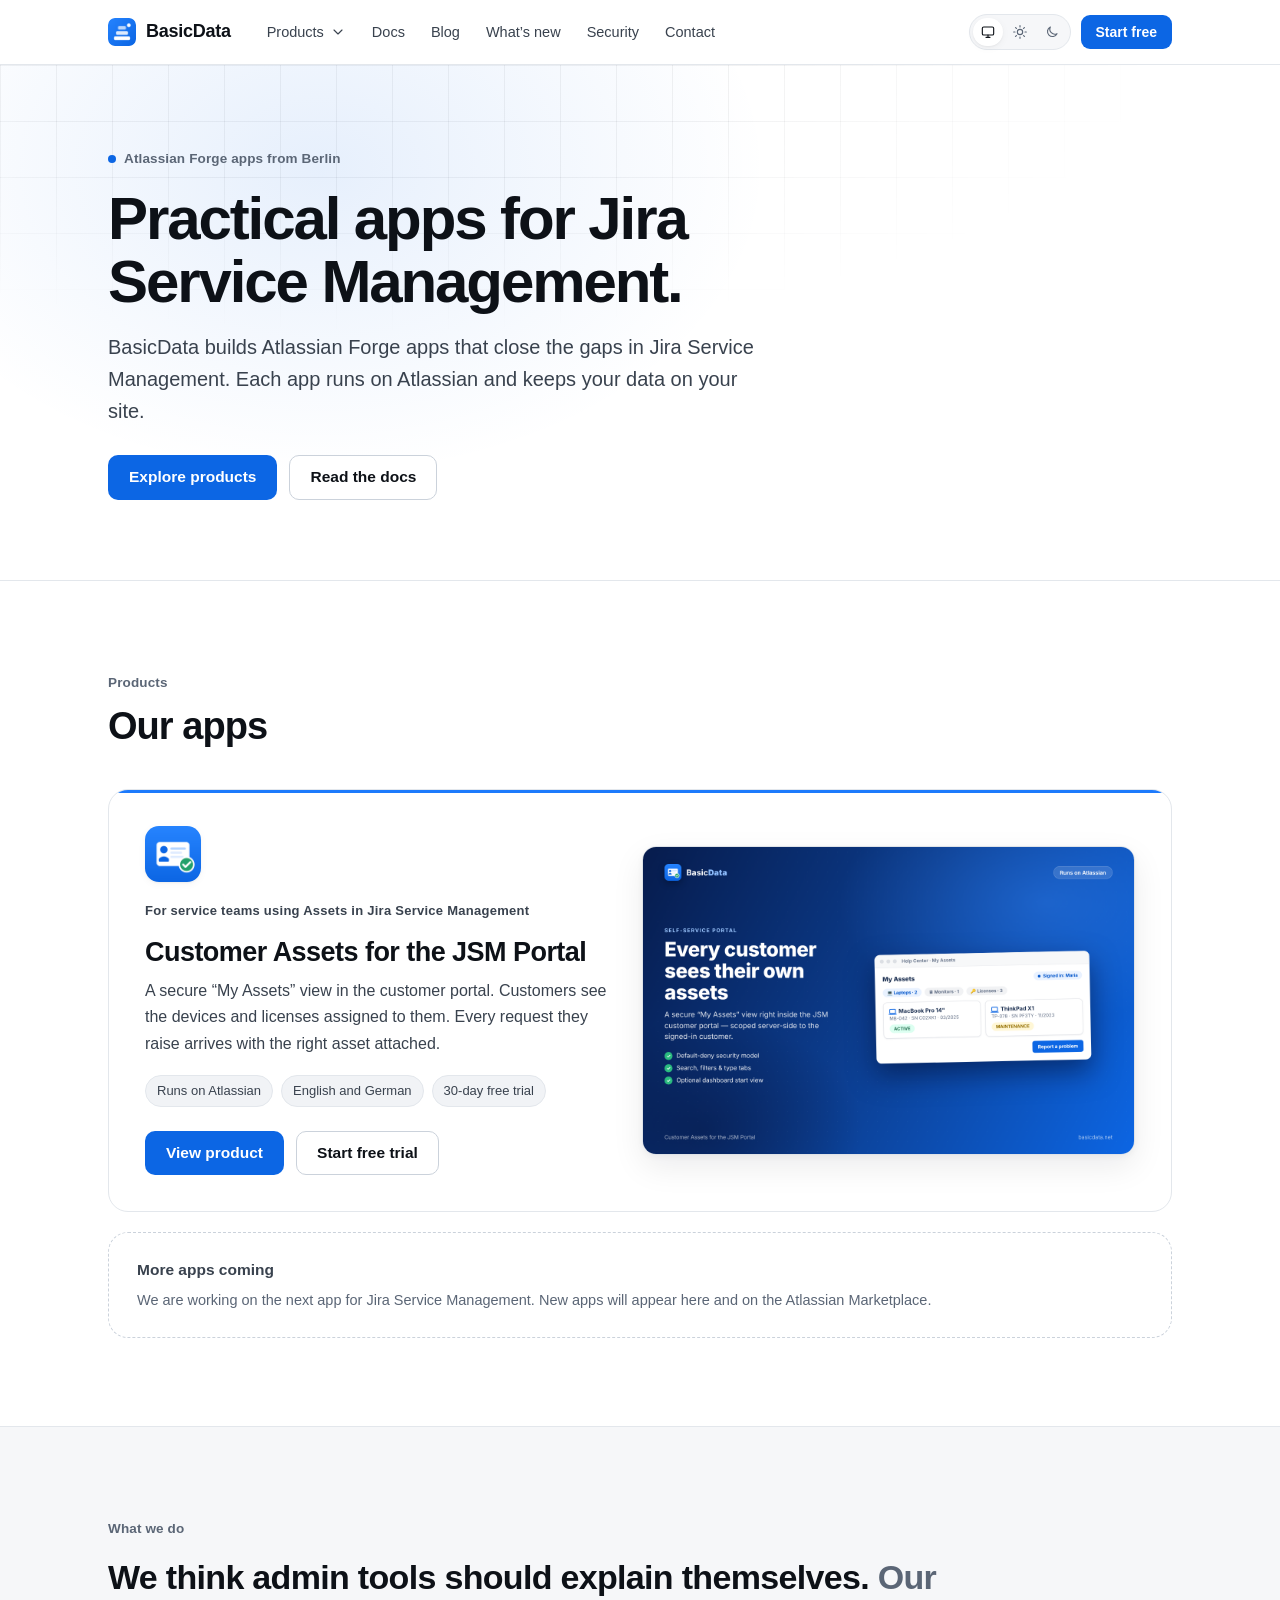
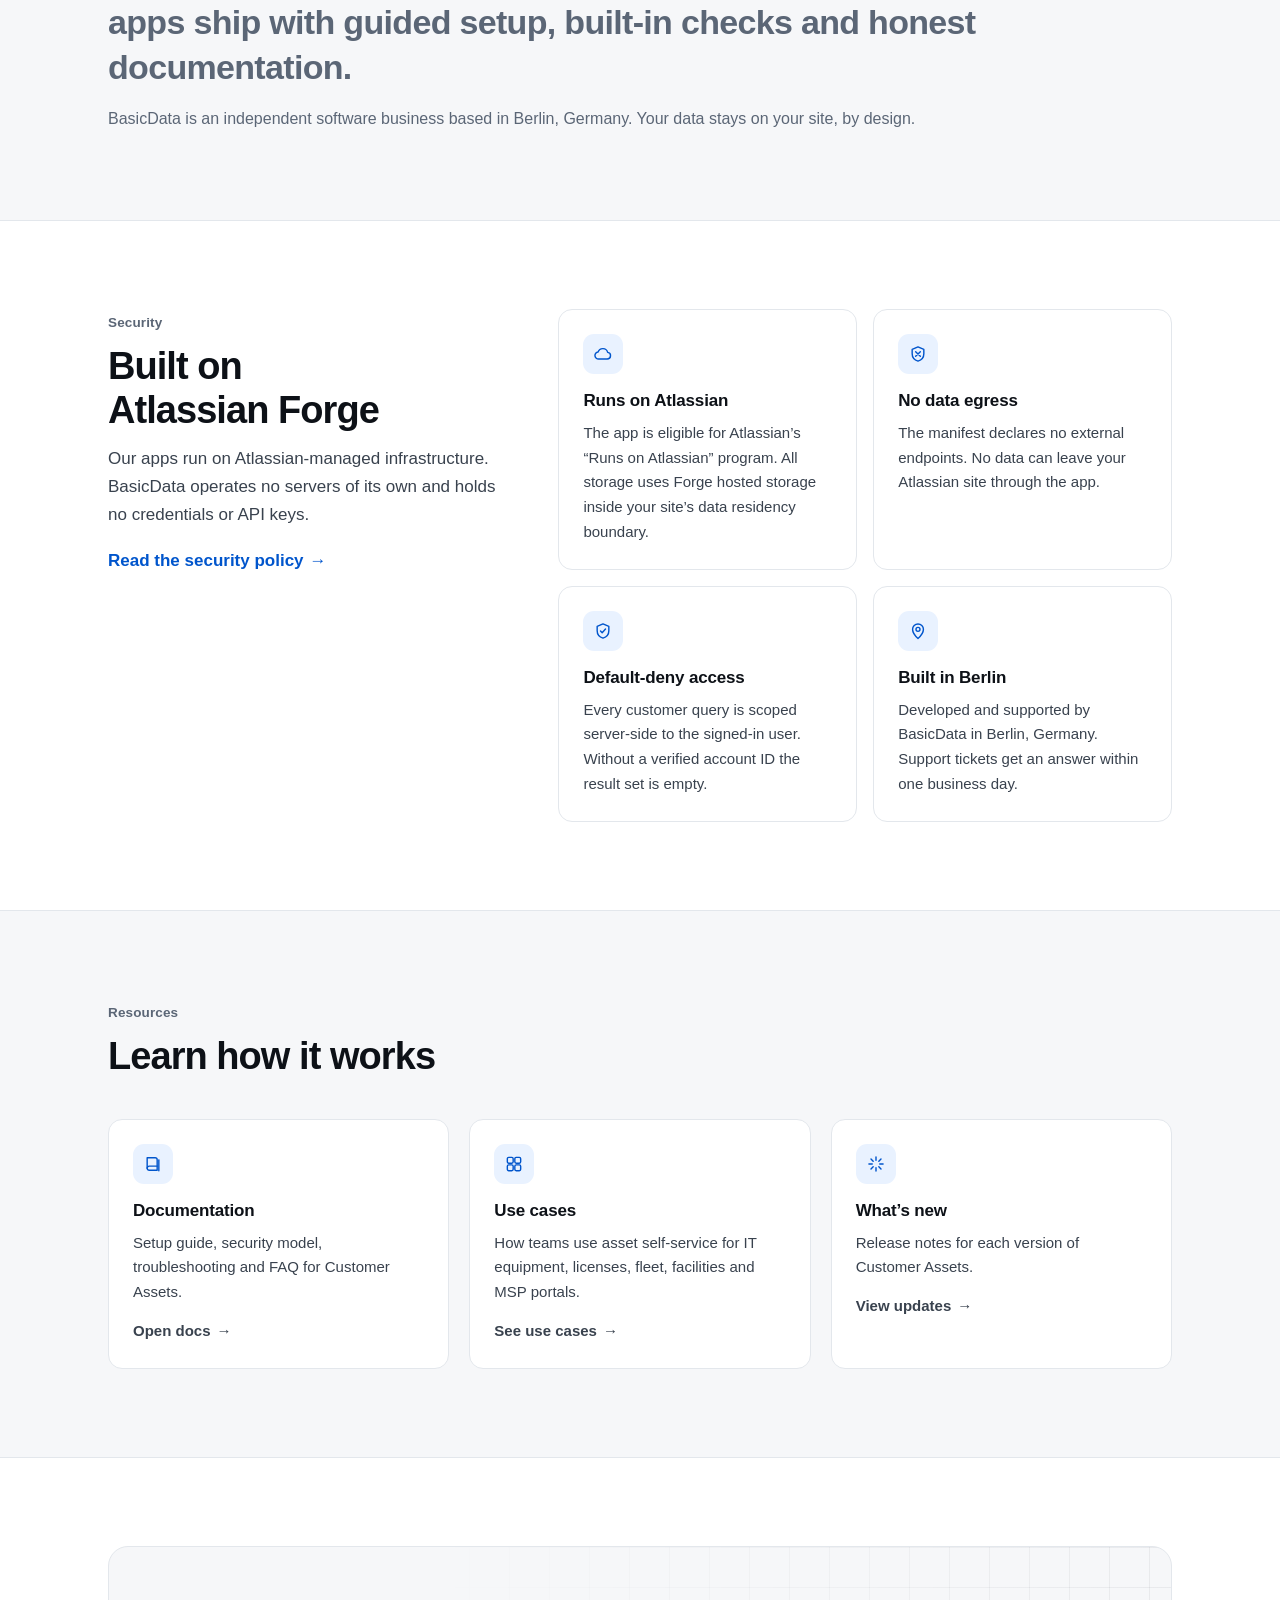
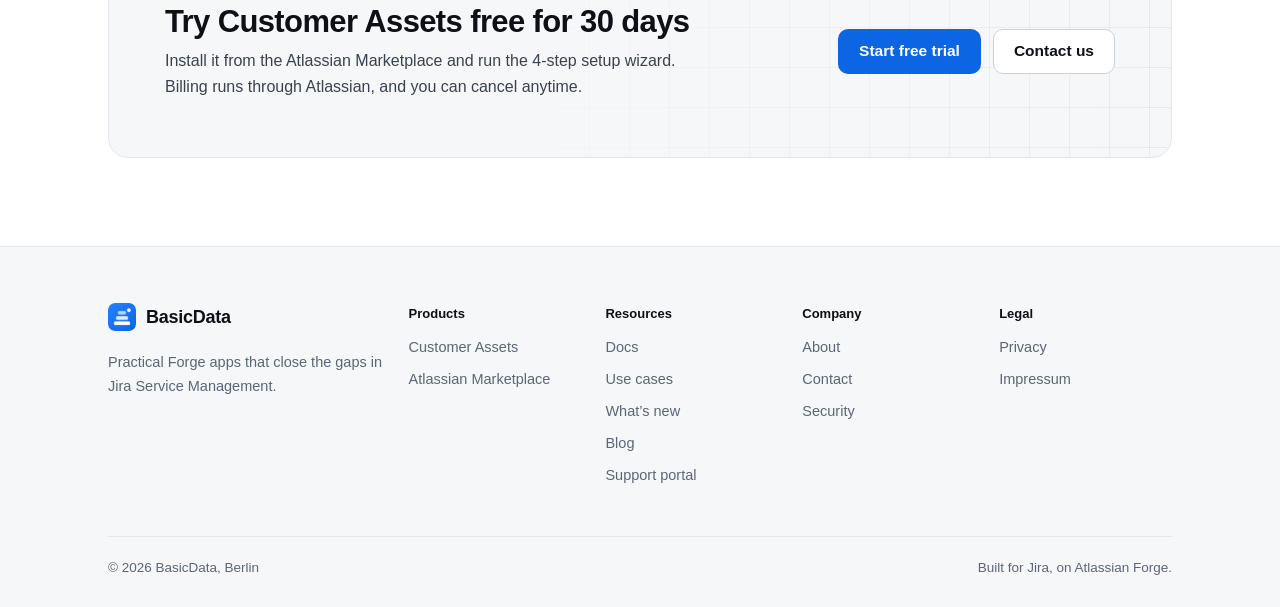
<file: index.html>
<!doctype html>
<html lang="en">
<head>
<meta charset="utf-8">
<meta name="viewport" content="width=device-width, initial-scale=1">
<title>BasicData · Practical Forge apps for Jira Service Management</title>
<meta name="description" content="BasicData builds practical Atlassian Forge apps that close the gaps in Jira Service Management. Maker of Customer Assets for the JSM Portal.">
<link rel="canonical" href="https://basicdata.net/">
<meta name="color-scheme" content="light dark">
<meta name="theme-color" media="(prefers-color-scheme: light)" content="#ffffff">
<meta name="theme-color" media="(prefers-color-scheme: dark)" content="#0b0d10">
<link rel="icon" type="image/svg+xml" href="/basicdata-logo.svg">
<link rel="icon" type="image/png" sizes="512x512" href="/logo-512.png">
<link rel="apple-touch-icon" href="/logo-512.png">
<meta property="og:site_name" content="BasicData">
<meta property="og:title" content="BasicData · Practical Forge apps for Jira Service Management">
<meta property="og:description" content="BasicData builds practical Atlassian Forge apps that close the gaps in Jira Service Management. Maker of Customer Assets for the JSM Portal.">
<meta property="og:url" content="https://basicdata.net/">
<meta property="og:type" content="website">
<meta property="og:image" content="https://basicdata.net/logo-512.png">
<meta name="twitter:card" content="summary">
<script>try{var t=localStorage.getItem('bd-theme');if(t==='light'||t==='dark')document.documentElement.setAttribute('data-theme',t)}catch(e){}</script>
<link rel="stylesheet" href="/assets/site.css">
<script src="/assets/site.js" defer></script>
<script type="application/ld+json">{"@context": "https://schema.org", "@graph": [{"@type": "Organization", "@id": "https://basicdata.net/#org", "name": "BasicData", "url": "https://basicdata.net/", "logo": "https://basicdata.net/logo-512.png", "email": "hello@basicdata.net", "address": {"@type": "PostalAddress", "addressLocality": "Berlin", "addressCountry": "DE"}, "sameAs": ["https://marketplace.atlassian.com/apps/3678048516", "https://www.youtube.com/@basicdatanet"]}, {"@type": "WebSite", "@id": "https://basicdata.net/#website", "url": "https://basicdata.net/", "name": "BasicData", "publisher": {"@id": "https://basicdata.net/#org"}}]}</script>
</head>
<body>
<a class="skip-link" href="#main">Skip to content</a>
<header class="site-header">
  <div class="wrap header-inner">
    <a class="brand" href="/" aria-label="BasicData home"><img src="/logo-512.png" alt="" width="28" height="28"><span>BasicData</span></a>
    <button class="menu-toggle" type="button" aria-expanded="false" aria-controls="site-nav" aria-label="Open menu"><svg width="22" height="22" viewBox="0 0 24 24" fill="none" stroke="currentColor" stroke-width="1.7" stroke-linecap="round" stroke-linejoin="round" aria-hidden="true" focusable="false"><path d="M4 7h16M4 12h16M4 17h16"/></svg></button>
    <div class="site-nav" id="site-nav">
      <nav aria-label="Main">
        <ul class="nav-list">
          <li class="has-dd">
            <button class="dd-toggle" type="button" aria-expanded="false" aria-controls="dd-products">Products <svg width="16" height="16" viewBox="0 0 24 24" fill="none" stroke="currentColor" stroke-width="1.7" stroke-linecap="round" stroke-linejoin="round" aria-hidden="true" focusable="false"><path d="M6 9l6 6 6-6"/></svg></button>
            <div class="dd-panel" id="dd-products" hidden>
              <div class="dd-label">Apps for Jira Service Management</div>
              <a class="dd-item" href="/customer-assets/"><img src="/app-icon-512.png" alt="" width="40" height="40"><span><strong>Customer Assets for the JSM Portal</strong><span>Customers see, update and report their own assets in the Jira Service Management portal.</span></span></a>
              <div class="dd-foot">More apps are in the works.</div>
            </div>
          </li>
          <li><a href="/customer-assets/docs/">Docs</a></li>
          <li><a href="/blog/">Blog</a></li>
          <li><a href="/customer-assets/whats-new/">What&rsquo;s new</a></li>
          <li><a href="/security.html">Security</a></li>
          <li><a href="/contact.html">Contact</a></li>
        </ul>
      </nav>
      <div class="nav-tools">
        <div class="theme-switch" role="group" aria-label="Color theme">
          <button type="button" data-theme-set="system" aria-pressed="true" title="System theme"><span class="visually-hidden">System</span><svg width="16" height="16" viewBox="0 0 24 24" fill="none" stroke="currentColor" stroke-width="1.7" stroke-linecap="round" stroke-linejoin="round" aria-hidden="true" focusable="false"><rect x="3.5" y="4.5" width="17" height="12" rx="2"/><path d="M9 20h6M12 16.5V20"/></svg></button>
          <button type="button" data-theme-set="light" aria-pressed="false" title="Light theme"><span class="visually-hidden">Light</span><svg width="16" height="16" viewBox="0 0 24 24" fill="none" stroke="currentColor" stroke-width="1.7" stroke-linecap="round" stroke-linejoin="round" aria-hidden="true" focusable="false"><circle cx="12" cy="12" r="4"/><path d="M12 2.5v2M12 19.5v2M2.5 12h2M19.5 12h2M5.3 5.3l1.4 1.4M17.3 17.3l1.4 1.4M5.3 18.7l1.4-1.4M17.3 6.7l1.4-1.4"/></svg></button>
          <button type="button" data-theme-set="dark" aria-pressed="false" title="Dark theme"><span class="visually-hidden">Dark</span><svg width="16" height="16" viewBox="0 0 24 24" fill="none" stroke="currentColor" stroke-width="1.7" stroke-linecap="round" stroke-linejoin="round" aria-hidden="true" focusable="false"><path d="M19.5 14.5A7.5 7.5 0 0 1 9.5 4.5a7.5 7.5 0 1 0 10 10z"/></svg></button>
        </div>
        <a class="btn btn-sm" href="https://marketplace.atlassian.com/apps/3678048516">Start free</a>
      </div>
    </div>
  </div>
</header>
<main id="main" tabindex="-1">
<section class="hero hero-home" aria-labelledby="home-h">
  <div class="wrap">
    <span class="eyebrow"><span class="dot" aria-hidden="true"></span>Atlassian Forge apps from Berlin</span>
    <h1 id="home-h">Practical apps for Jira Service Management.</h1>
    <p class="lead">BasicData builds Atlassian Forge apps that close the gaps in Jira Service Management. Each app runs on Atlassian and keeps your data on your site.</p>
    <div class="btn-row">
      <a class="btn" href="#products">Explore products</a>
      <a class="btn btn-secondary" href="/customer-assets/docs/">Read the docs</a>
    </div>
  </div>
</section>

<section class="section" id="products" aria-labelledby="products-h">
  <div class="wrap">
    <div class="sec-head">
      <span class="eyebrow">Products</span>
      <h2 id="products-h">Our apps</h2>
    </div>
    <article class="product-card p-ca" aria-labelledby="ca-h">
      <div>
        <img class="app-icon" src="/app-icon-512.png" alt="Customer Assets app icon" width="56" height="56">
        <p class="audience">For service teams using Assets in Jira Service Management</p>
        <h3 id="ca-h">Customer Assets for the JSM Portal</h3>
        <p>A secure &ldquo;My Assets&rdquo; view in the customer portal. Customers see the devices and licenses assigned to them. Every request they raise arrives with the right asset attached.</p>
        <ul class="chips" aria-label="Highlights">
          <li>Runs on Atlassian</li>
          <li>English and German</li>
          <li>30-day free trial</li>
        </ul>
        <div class="product-actions">
          <a class="btn" href="/customer-assets/">View product</a>
          <a class="btn btn-secondary" href="https://marketplace.atlassian.com/apps/3678048516">Start free trial</a>
        </div>
      </div>
      <div><div class="shot"><img src="/shot-portal.png" alt="Customers see their own assets in the Jira Service Management portal" width="1280" height="800" loading="lazy"></div></div>
    </article>
    <div class="coming-card">
      <strong>More apps coming</strong>
      <p>We are working on the next app for Jira Service Management. New apps will appear here and on the Atlassian Marketplace.</p>
    </div>
  </div>
</section>

<section class="section section-soft" id="about" aria-labelledby="about-h">
  <div class="wrap"><div class="statement">
    <span class="eyebrow">What we do</span>
    <h2 id="about-h" class="visually-hidden">About BasicData</h2>
    <p class="big" style="margin-top:14px">We think admin tools should explain themselves. <span>Our apps ship with guided setup, built-in checks and honest documentation.</span></p>
    <p class="muted">BasicData is an independent software business based in Berlin, Germany. Your data stays on your site, by design.</p>
  </div></div>
</section>

<section class="section" id="security" aria-labelledby="sec-h">
  <div class="wrap trust">
    <div class="sec-head" style="margin-bottom:0">
      <span class="eyebrow">Security</span>
      <h2 id="sec-h">Built on Atlassian Forge</h2>
      <p>Our apps run on Atlassian-managed infrastructure. BasicData operates no servers of its own and holds no credentials or API keys.</p>
      <p style="margin-top:18px"><a class="link-arrow" href="/security.html">Read the security policy</a></p>
    </div>
    <div class="grid grid-4" style="gap:16px;grid-template-columns:repeat(auto-fit,minmax(min(250px,100%),1fr))">
      <div class="card"><span class="ico"><svg width="20" height="20" viewBox="0 0 24 24" fill="none" stroke="currentColor" stroke-width="1.7" stroke-linecap="round" stroke-linejoin="round" aria-hidden="true" focusable="false"><path d="M7 18h10a4 4 0 0 0 .6-7.96A6 6 0 0 0 6.1 9.6 4.2 4.2 0 0 0 7 18z"/></svg></span><h3>Runs on Atlassian</h3><p>The app is eligible for Atlassian&rsquo;s &ldquo;Runs on Atlassian&rdquo; program. All storage uses Forge hosted storage inside your site&rsquo;s data residency boundary.</p></div>
      <div class="card"><span class="ico"><svg width="20" height="20" viewBox="0 0 24 24" fill="none" stroke="currentColor" stroke-width="1.7" stroke-linecap="round" stroke-linejoin="round" aria-hidden="true" focusable="false"><path d="M12 3.5l7 3v5.2c0 4.3-3 7.6-7 8.8-4-1.2-7-4.5-7-8.8V6.5z"/><path d="M9.2 9.2l5.6 5.6M14.8 9.2l-5.6 5.6"/></svg></span><h3>No data egress</h3><p>The manifest declares no external endpoints. No data can leave your Atlassian site through the app.</p></div>
      <div class="card"><span class="ico"><svg width="20" height="20" viewBox="0 0 24 24" fill="none" stroke="currentColor" stroke-width="1.7" stroke-linecap="round" stroke-linejoin="round" aria-hidden="true" focusable="false"><path d="M12 3.5l7 3v5.2c0 4.3-3 7.6-7 8.8-4-1.2-7-4.5-7-8.8V6.5z"/><path d="M9 12l2 2 4-4.3"/></svg></span><h3>Default-deny access</h3><p>Every customer query is scoped server-side to the signed-in user. Without a verified account ID the result set is empty.</p></div>
      <div class="card"><span class="ico"><svg width="20" height="20" viewBox="0 0 24 24" fill="none" stroke="currentColor" stroke-width="1.7" stroke-linecap="round" stroke-linejoin="round" aria-hidden="true" focusable="false"><path d="M12 21s-6.5-5.6-6.5-11a6.5 6.5 0 0 1 13 0c0 5.4-6.5 11-6.5 11z"/><circle cx="12" cy="10" r="2.4"/></svg></span><h3>Built in Berlin</h3><p>Developed and supported by BasicData in Berlin, Germany. Support tickets get an answer within one business day.</p></div>
    </div>
  </div>
</section>

<section class="section section-soft" aria-labelledby="res-h">
  <div class="wrap">
    <div class="sec-head">
      <span class="eyebrow">Resources</span>
      <h2 id="res-h">Learn how it works</h2>
    </div>
    <div class="grid grid-3">
      <a class="card card-link" href="/customer-assets/docs/"><span class="ico"><svg width="20" height="20" viewBox="0 0 24 24" fill="none" stroke="currentColor" stroke-width="1.7" stroke-linecap="round" stroke-linejoin="round" aria-hidden="true" focusable="false"><path d="M5 4.5h9.5A2.5 2.5 0 0 1 17 7v12.5H7.5A2.5 2.5 0 0 1 5 17z"/><path d="M5 17a2.5 2.5 0 0 1 2.5-2.5H17"/><path d="M19 7v13"/></svg></span><h3>Documentation</h3><p>Setup guide, security model, troubleshooting and FAQ for Customer Assets.</p><p style="margin-top:14px"><span class="link-arrow">Open docs</span></p></a>
      <a class="card card-link" href="/customer-assets/use-cases/"><span class="ico"><svg width="20" height="20" viewBox="0 0 24 24" fill="none" stroke="currentColor" stroke-width="1.7" stroke-linecap="round" stroke-linejoin="round" aria-hidden="true" focusable="false"><rect x="4" y="4" width="7" height="7" rx="1.6"/><rect x="13" y="4" width="7" height="7" rx="1.6"/><rect x="4" y="13" width="7" height="7" rx="1.6"/><rect x="13" y="13" width="7" height="7" rx="1.6"/></svg></span><h3>Use cases</h3><p>How teams use asset self-service for IT equipment, licenses, fleet, facilities and MSP portals.</p><p style="margin-top:14px"><span class="link-arrow">See use cases</span></p></a>
      <a class="card card-link" href="/customer-assets/whats-new/"><span class="ico"><svg width="20" height="20" viewBox="0 0 24 24" fill="none" stroke="currentColor" stroke-width="1.7" stroke-linecap="round" stroke-linejoin="round" aria-hidden="true" focusable="false"><path d="M12 3.5v4M12 16.5v4M3.5 12h4M16.5 12h4M6 6l2.6 2.6M15.4 15.4L18 18M18 6l-2.6 2.6M8.6 15.4L6 18"/></svg></span><h3>What&rsquo;s new</h3><p>Release notes for each version of Customer Assets.</p><p style="margin-top:14px"><span class="link-arrow">View updates</span></p></a>
    </div>
  </div>
</section>

<section class="section" aria-labelledby="cta-h">
  <div class="wrap">
    <div class="cta">
      <div><h2 id="cta-h">Try Customer Assets free for 30 days</h2><p>Install it from the Atlassian Marketplace and run the 4-step setup wizard. Billing runs through Atlassian, and you can cancel anytime.</p></div>
      <div class="btn-row"><a class="btn" href="https://marketplace.atlassian.com/apps/3678048516">Start free trial</a><a class="btn btn-secondary" href="/contact.html">Contact us</a></div>
    </div>
  </div>
</section>
</main>
<footer class="site-footer">
  <div class="wrap">
    <div class="footer-grid">
      <div class="footer-brand">
        <a class="brand" href="/"><img src="/logo-512.png" alt="" width="28" height="28"><span>BasicData</span></a>
        <p>Practical Forge apps that close the gaps in Jira Service Management.</p>
      </div>
      <div class="footer-col"><h2>Products</h2><ul>
        <li><a href="/customer-assets/">Customer Assets</a></li>
        <li><a href="https://marketplace.atlassian.com/apps/3678048516">Atlassian Marketplace</a></li>
      </ul></div>
      <div class="footer-col"><h2>Resources</h2><ul>
        <li><a href="/customer-assets/docs/">Docs</a></li>
        <li><a href="/customer-assets/use-cases/">Use cases</a></li>
        <li><a href="/customer-assets/whats-new/">What&rsquo;s new</a></li>
        <li><a href="/blog/">Blog</a></li>
        <li><a href="https://basicdata.atlassian.net/servicedesk/customer/portal/3">Support portal</a></li>
      </ul></div>
      <div class="footer-col"><h2>Company</h2><ul>
        <li><a href="/#about">About</a></li>
        <li><a href="/contact.html">Contact</a></li>
        <li><a href="/security.html">Security</a></li>
      </ul></div>
      <div class="footer-col"><h2>Legal</h2><ul>
        <li><a href="/privacy.html">Privacy</a></li>
        <li><a href="/impressum.html">Impressum</a></li>
      </ul></div>
    </div>
    <div class="footer-bottom">
      <span>&copy; 2026 BasicData, Berlin</span>
      <span>Built for Jira, on Atlassian Forge.</span>
    </div>
  </div>
</footer>
</body>
</html>
</file>
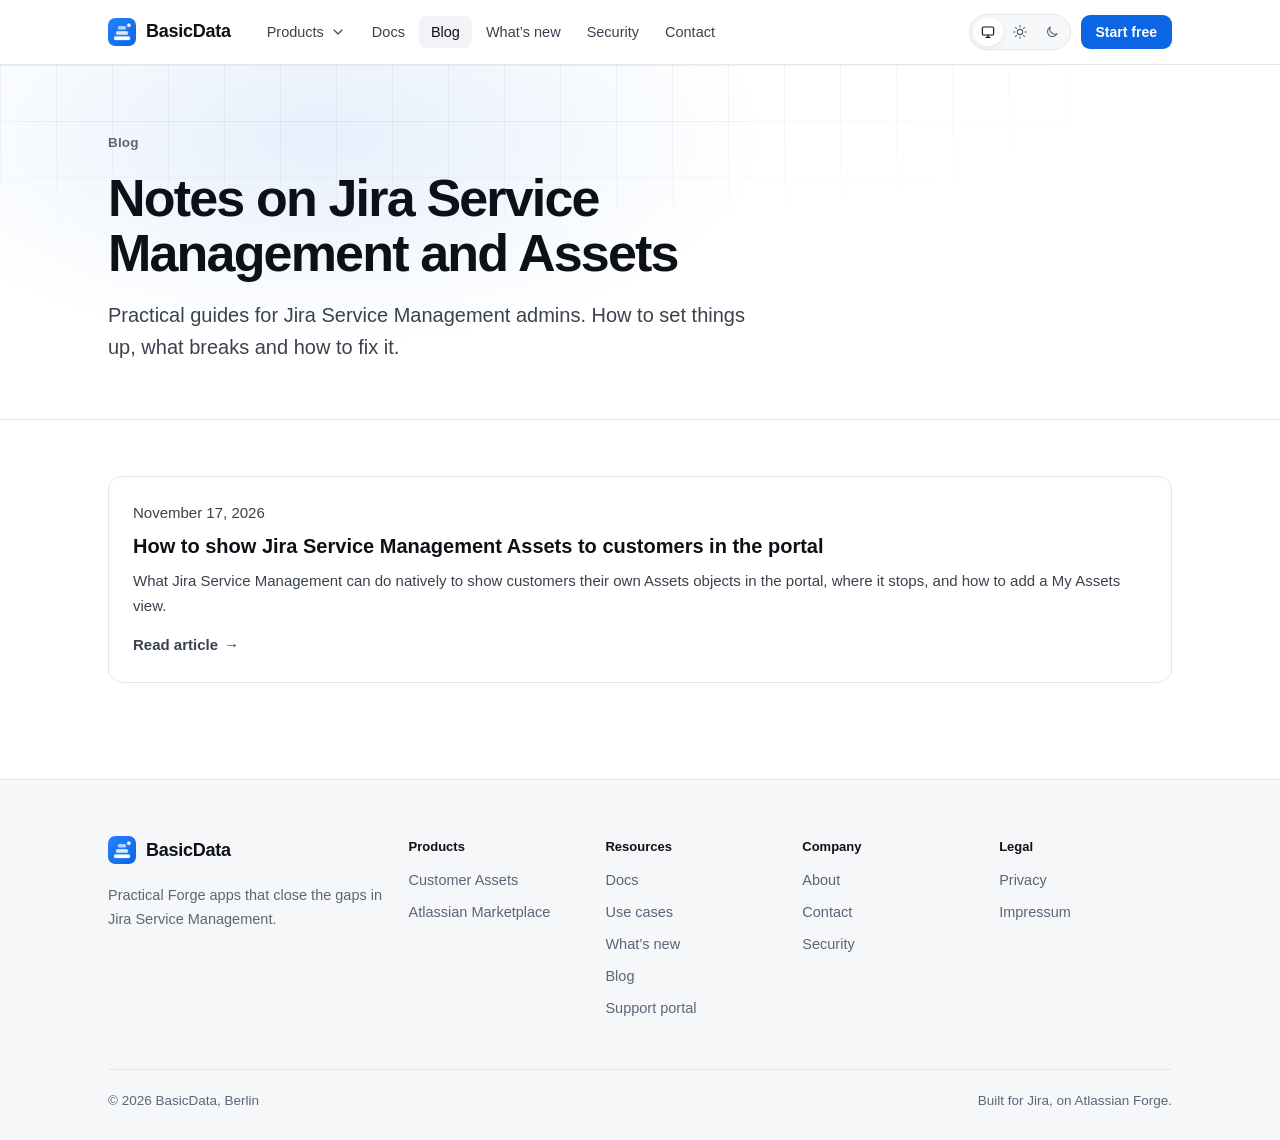
<file: blog/index.html>
<!doctype html>
<html lang="en">
<head>
<meta charset="utf-8">
<meta name="viewport" content="width=device-width, initial-scale=1">
<title>Blog | BasicData</title>
<meta name="description" content="Practical guides for Jira Service Management admins on Assets, the customer portal and Atlassian Forge apps.">
<link rel="canonical" href="https://basicdata.net/blog/">
<meta name="color-scheme" content="light dark">
<meta name="theme-color" media="(prefers-color-scheme: light)" content="#ffffff">
<meta name="theme-color" media="(prefers-color-scheme: dark)" content="#0b0d10">
<link rel="icon" type="image/svg+xml" href="/basicdata-logo.svg">
<link rel="icon" type="image/png" sizes="512x512" href="/logo-512.png">
<link rel="apple-touch-icon" href="/logo-512.png">
<meta property="og:site_name" content="BasicData">
<meta property="og:title" content="Blog | BasicData">
<meta property="og:description" content="Practical guides for Jira Service Management admins on Assets, the customer portal and Atlassian Forge apps.">
<meta property="og:url" content="https://basicdata.net/blog/">
<meta property="og:type" content="website">
<meta property="og:image" content="https://basicdata.net/logo-512.png">
<meta name="twitter:card" content="summary">
<script>try{var t=localStorage.getItem('bd-theme');if(t==='light'||t==='dark')document.documentElement.setAttribute('data-theme',t)}catch(e){}</script>
<link rel="stylesheet" href="/assets/site.css">
<script src="/assets/site.js" defer></script>
<script type="application/ld+json">{"@context": "https://schema.org", "@type": "Blog", "name": "BasicData Blog", "url": "https://basicdata.net/blog/", "publisher": {"@type": "Organization", "name": "BasicData", "url": "https://basicdata.net/"}}</script>
</head>
<body>
<a class="skip-link" href="#main">Skip to content</a>
<header class="site-header">
  <div class="wrap header-inner">
    <a class="brand" href="/" aria-label="BasicData home"><img src="/logo-512.png" alt="" width="28" height="28"><span>BasicData</span></a>
    <button class="menu-toggle" type="button" aria-expanded="false" aria-controls="site-nav" aria-label="Open menu"><svg width="22" height="22" viewBox="0 0 24 24" fill="none" stroke="currentColor" stroke-width="1.7" stroke-linecap="round" stroke-linejoin="round" aria-hidden="true" focusable="false"><path d="M4 7h16M4 12h16M4 17h16"/></svg></button>
    <div class="site-nav" id="site-nav">
      <nav aria-label="Main">
        <ul class="nav-list">
          <li class="has-dd">
            <button class="dd-toggle" type="button" aria-expanded="false" aria-controls="dd-products">Products <svg width="16" height="16" viewBox="0 0 24 24" fill="none" stroke="currentColor" stroke-width="1.7" stroke-linecap="round" stroke-linejoin="round" aria-hidden="true" focusable="false"><path d="M6 9l6 6 6-6"/></svg></button>
            <div class="dd-panel" id="dd-products" hidden>
              <div class="dd-label">Apps for Jira Service Management</div>
              <a class="dd-item" href="/customer-assets/"><img src="/app-icon-512.png" alt="" width="40" height="40"><span><strong>Customer Assets for the JSM Portal</strong><span>Customers see, update and report their own assets in the Jira Service Management portal.</span></span></a>
              <div class="dd-foot">More apps are in the works.</div>
            </div>
          </li>
          <li><a href="/customer-assets/docs/">Docs</a></li>
          <li><a href="/blog/" aria-current="page">Blog</a></li>
          <li><a href="/customer-assets/whats-new/">What&rsquo;s new</a></li>
          <li><a href="/security.html">Security</a></li>
          <li><a href="/contact.html">Contact</a></li>
        </ul>
      </nav>
      <div class="nav-tools">
        <div class="theme-switch" role="group" aria-label="Color theme">
          <button type="button" data-theme-set="system" aria-pressed="true" title="System theme"><span class="visually-hidden">System</span><svg width="16" height="16" viewBox="0 0 24 24" fill="none" stroke="currentColor" stroke-width="1.7" stroke-linecap="round" stroke-linejoin="round" aria-hidden="true" focusable="false"><rect x="3.5" y="4.5" width="17" height="12" rx="2"/><path d="M9 20h6M12 16.5V20"/></svg></button>
          <button type="button" data-theme-set="light" aria-pressed="false" title="Light theme"><span class="visually-hidden">Light</span><svg width="16" height="16" viewBox="0 0 24 24" fill="none" stroke="currentColor" stroke-width="1.7" stroke-linecap="round" stroke-linejoin="round" aria-hidden="true" focusable="false"><circle cx="12" cy="12" r="4"/><path d="M12 2.5v2M12 19.5v2M2.5 12h2M19.5 12h2M5.3 5.3l1.4 1.4M17.3 17.3l1.4 1.4M5.3 18.7l1.4-1.4M17.3 6.7l1.4-1.4"/></svg></button>
          <button type="button" data-theme-set="dark" aria-pressed="false" title="Dark theme"><span class="visually-hidden">Dark</span><svg width="16" height="16" viewBox="0 0 24 24" fill="none" stroke="currentColor" stroke-width="1.7" stroke-linecap="round" stroke-linejoin="round" aria-hidden="true" focusable="false"><path d="M19.5 14.5A7.5 7.5 0 0 1 9.5 4.5a7.5 7.5 0 1 0 10 10z"/></svg></button>
        </div>
        <a class="btn btn-sm" href="https://marketplace.atlassian.com/apps/3678048516">Start free</a>
      </div>
    </div>
  </div>
</header>
<main id="main" tabindex="-1">
<section class="hero page-hero" aria-labelledby="blog-h">
  <div class="wrap">
    <span class="eyebrow">Blog</span>
    <h1 id="blog-h">Notes on Jira Service Management and Assets</h1>
    <p class="lead">Practical guides for Jira Service Management admins. How to set things up, what breaks and how to fix it.</p>
  </div>
</section>
<section class="section-tight">
  <div class="wrap">
    <div class="grid grid-2">
      <a class="card card-link" href="/blog/show-jira-service-management-assets-in-the-customer-portal/">
        <p class="muted small"><time datetime="2026-11-17">November 17, 2026</time></p>
        <h2 style="font-size:20px;line-height:1.3;margin:8px 0 10px">How to show Jira Service Management Assets to customers in the portal</h2>
        <p>What Jira Service Management can do natively to show customers their own Assets objects in the portal, where it stops, and how to add a My Assets view.</p>
        <p style="margin-top:14px"><span class="link-arrow">Read article</span></p>
      </a>
    </div>
  </div>
</section>
</main>
<footer class="site-footer">
  <div class="wrap">
    <div class="footer-grid">
      <div class="footer-brand">
        <a class="brand" href="/"><img src="/logo-512.png" alt="" width="28" height="28"><span>BasicData</span></a>
        <p>Practical Forge apps that close the gaps in Jira Service Management.</p>
      </div>
      <div class="footer-col"><h2>Products</h2><ul>
        <li><a href="/customer-assets/">Customer Assets</a></li>
        <li><a href="https://marketplace.atlassian.com/apps/3678048516">Atlassian Marketplace</a></li>
      </ul></div>
      <div class="footer-col"><h2>Resources</h2><ul>
        <li><a href="/customer-assets/docs/">Docs</a></li>
        <li><a href="/customer-assets/use-cases/">Use cases</a></li>
        <li><a href="/customer-assets/whats-new/">What&rsquo;s new</a></li>
        <li><a href="/blog/">Blog</a></li>
        <li><a href="https://basicdata.atlassian.net/servicedesk/customer/portal/3">Support portal</a></li>
      </ul></div>
      <div class="footer-col"><h2>Company</h2><ul>
        <li><a href="/#about">About</a></li>
        <li><a href="/contact.html">Contact</a></li>
        <li><a href="/security.html">Security</a></li>
      </ul></div>
      <div class="footer-col"><h2>Legal</h2><ul>
        <li><a href="/privacy.html">Privacy</a></li>
        <li><a href="/impressum.html">Impressum</a></li>
      </ul></div>
    </div>
    <div class="footer-bottom">
      <span>&copy; 2026 BasicData, Berlin</span>
      <span>Built for Jira, on Atlassian Forge.</span>
    </div>
  </div>
</footer>
</body>
</html>
</file>
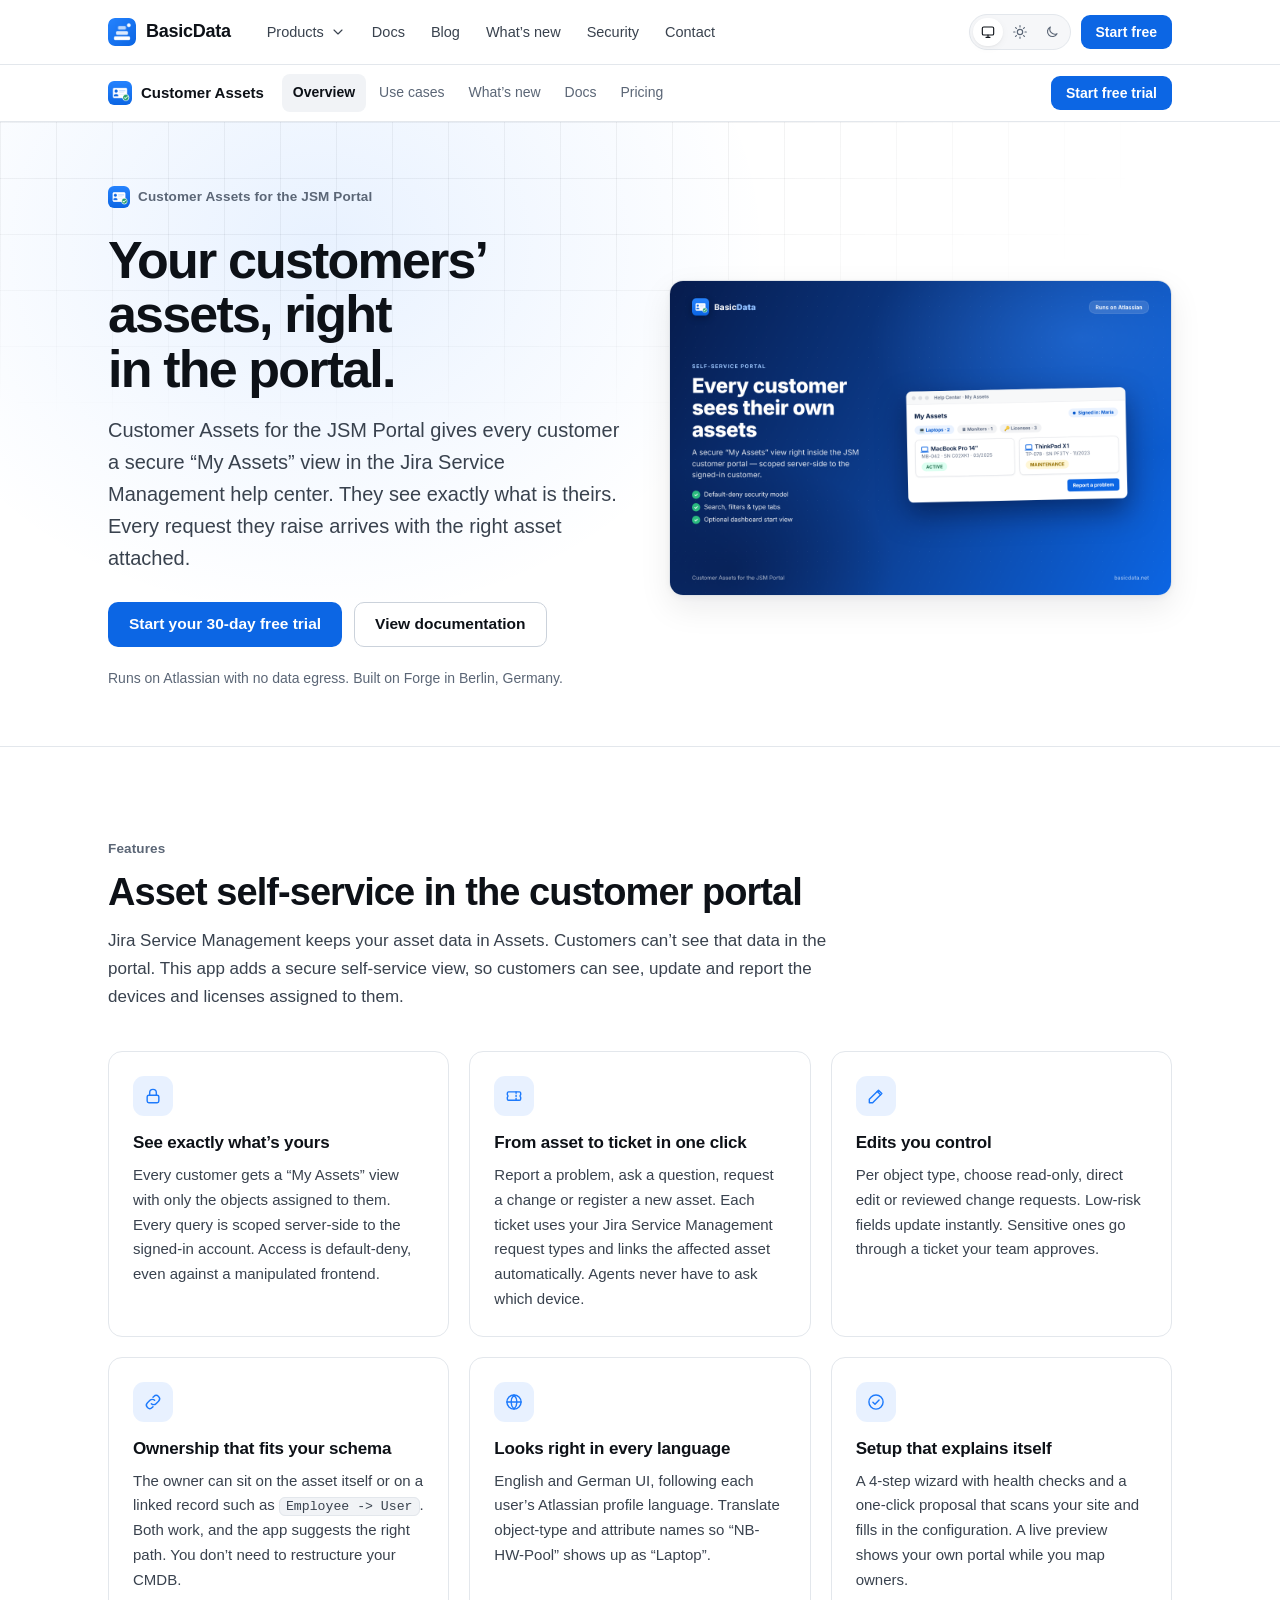
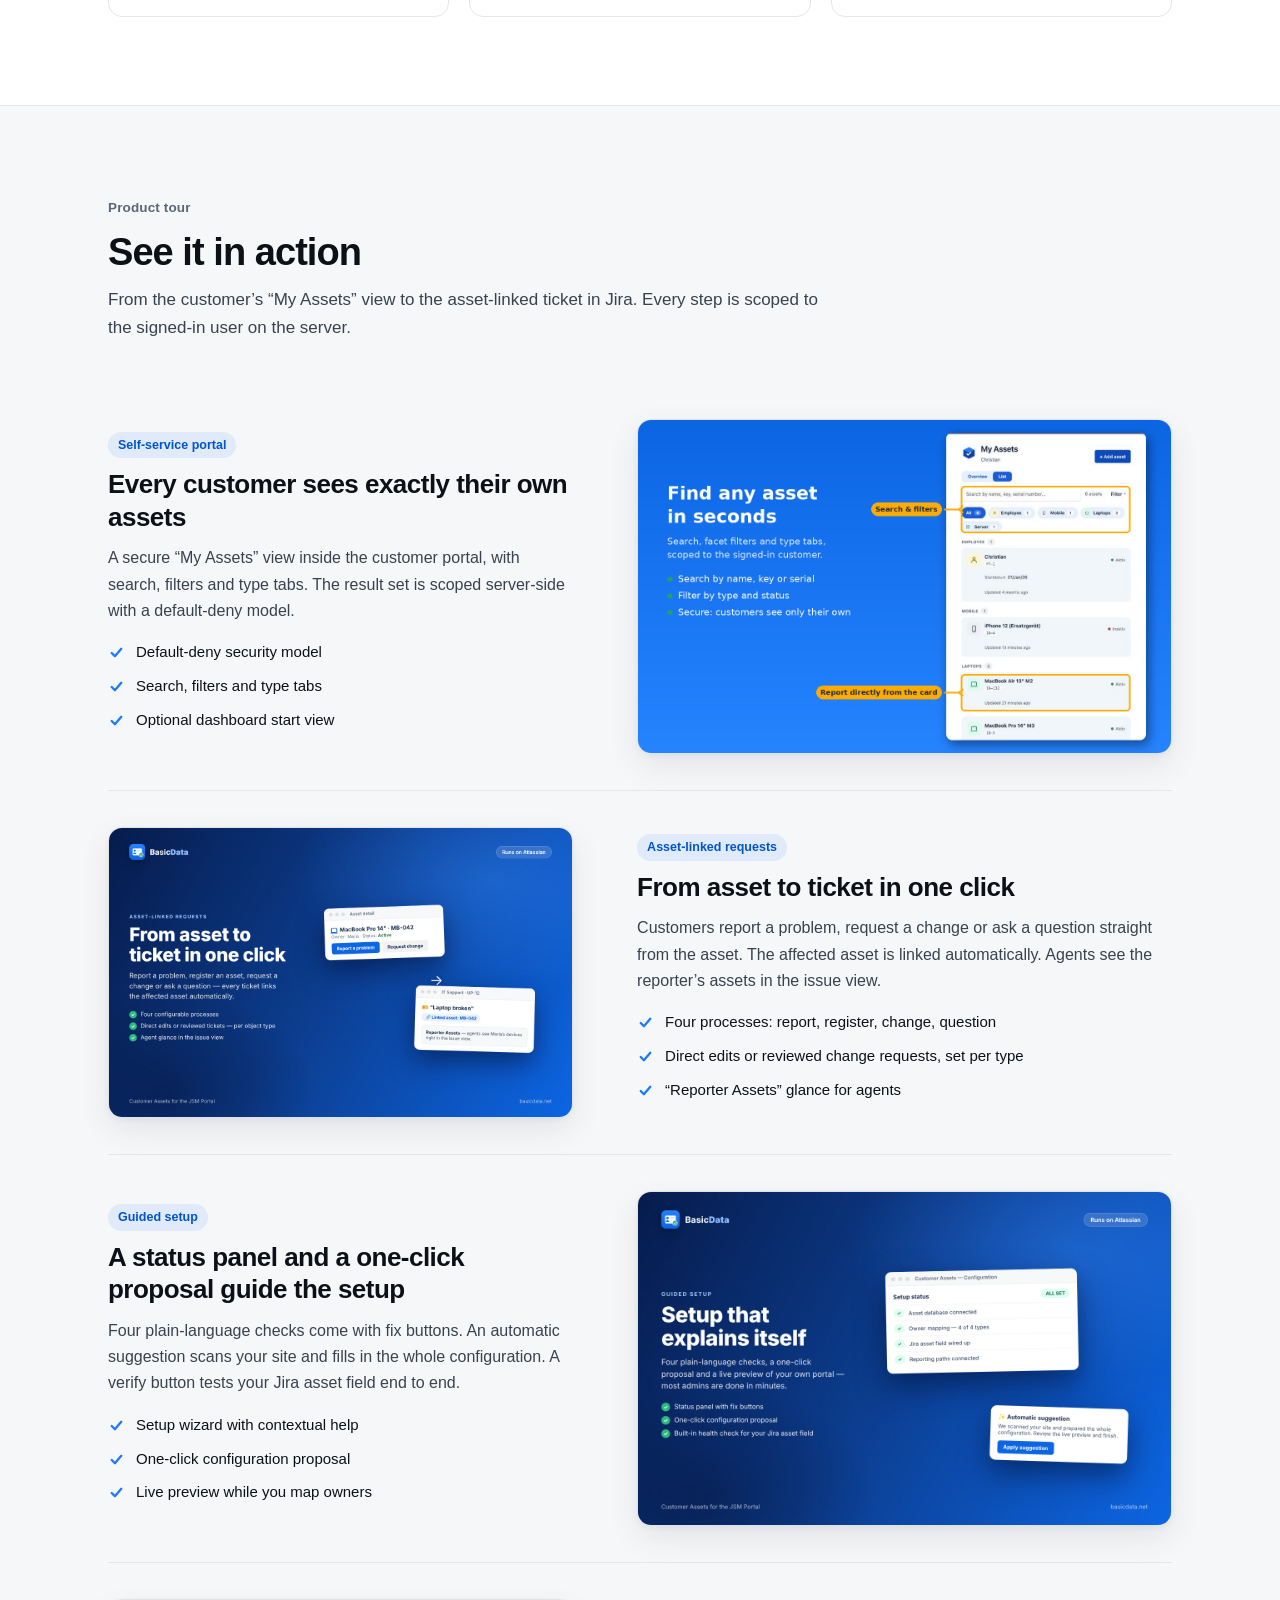
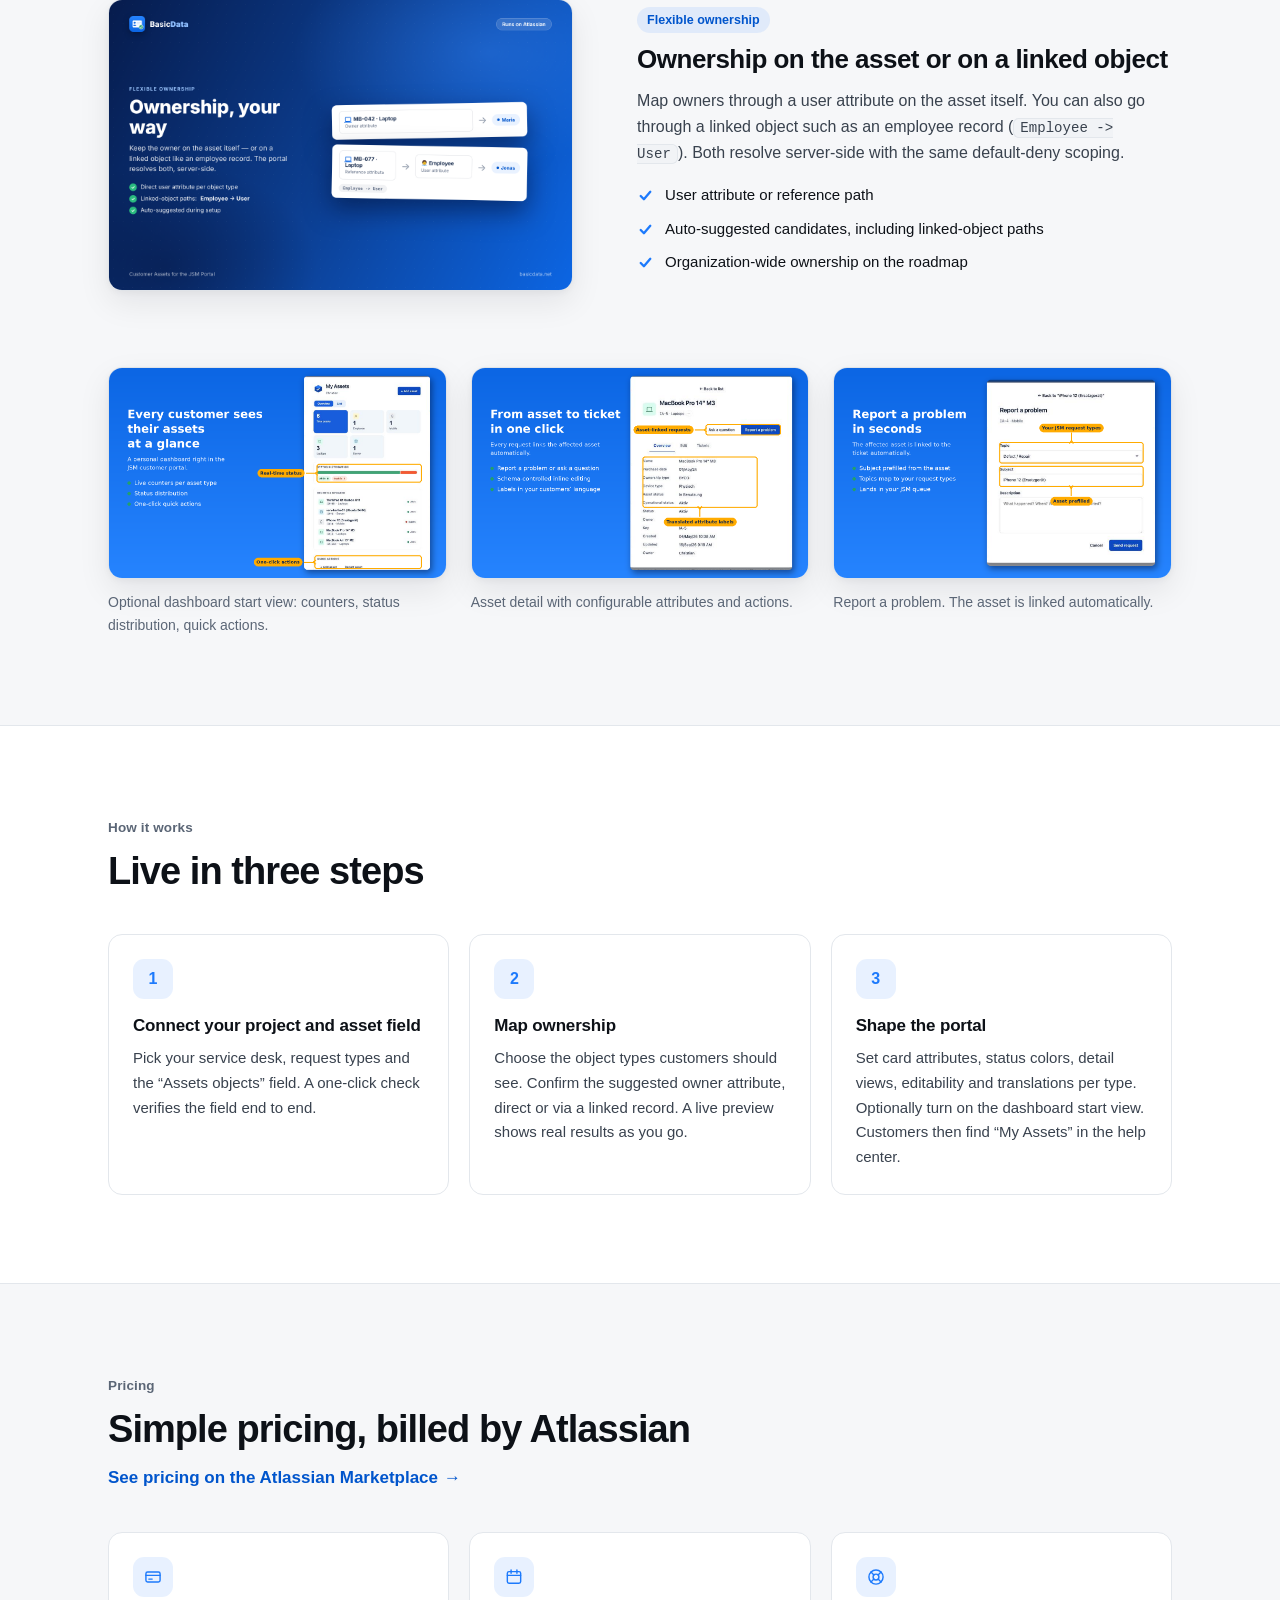
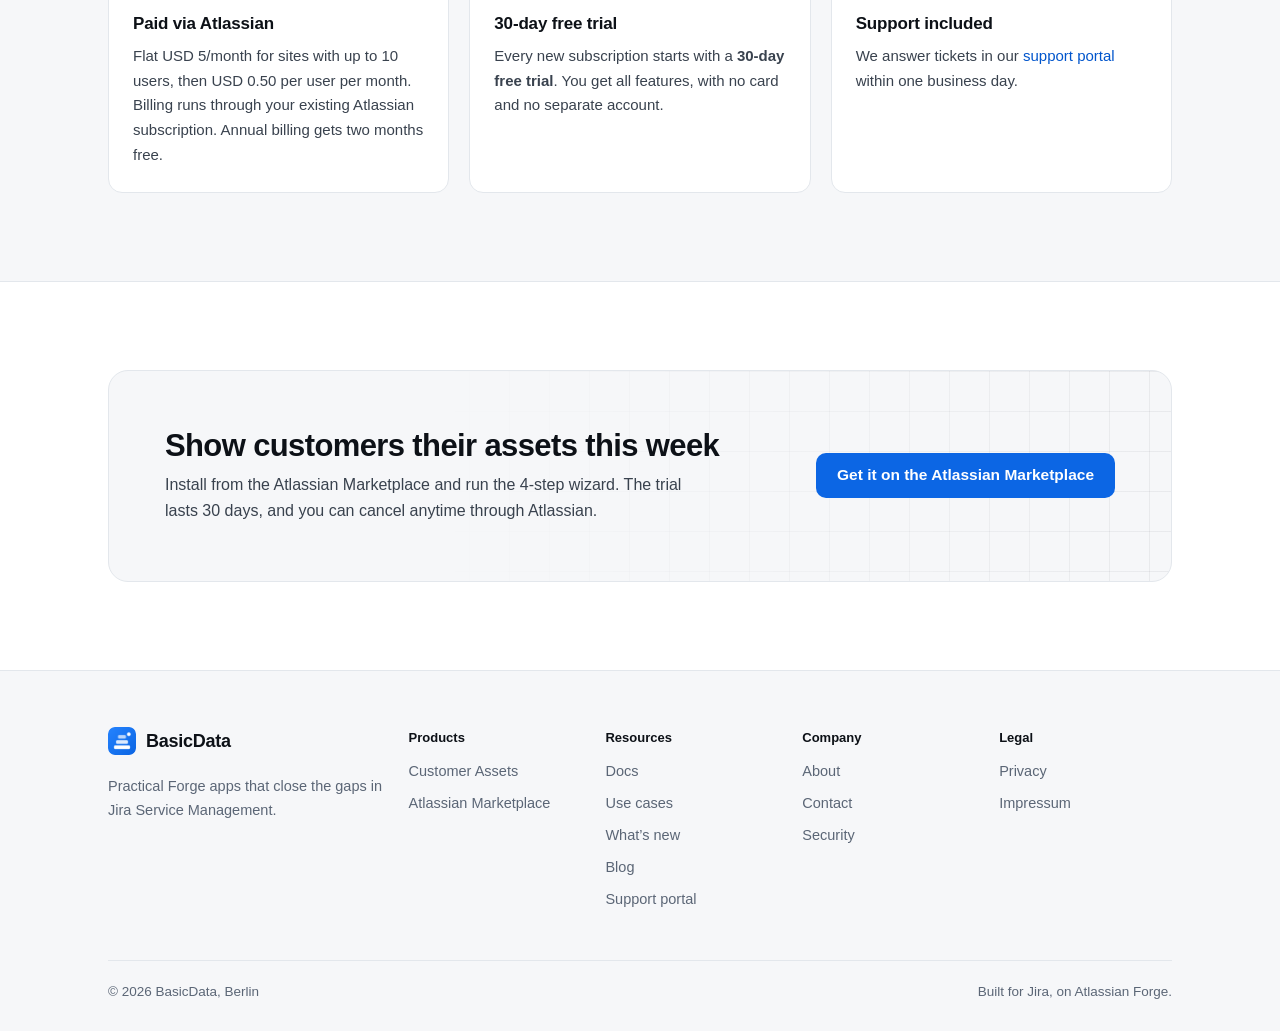
<file: customer-assets/index.html>
<!doctype html>
<html lang="en" class="has-subnav">
<head>
<meta charset="utf-8">
<meta name="viewport" content="width=device-width, initial-scale=1">
<title>Customer Assets for the JSM Portal · BasicData</title>
<meta name="description" content="A secure self-service asset view in the Jira Service Management customer portal. Customers see, update and report their own assets. Runs on Atlassian, no data egress.">
<link rel="canonical" href="https://basicdata.net/customer-assets/">
<meta name="color-scheme" content="light dark">
<meta name="theme-color" media="(prefers-color-scheme: light)" content="#ffffff">
<meta name="theme-color" media="(prefers-color-scheme: dark)" content="#0b0d10">
<link rel="icon" type="image/svg+xml" href="/basicdata-logo.svg">
<link rel="icon" type="image/png" sizes="512x512" href="/logo-512.png">
<link rel="apple-touch-icon" href="/logo-512.png">
<meta property="og:site_name" content="BasicData">
<meta property="og:title" content="Customer Assets for the JSM Portal · BasicData">
<meta property="og:description" content="A secure self-service asset view in the Jira Service Management customer portal. Customers see, update and report their own assets. Runs on Atlassian, no data egress.">
<meta property="og:url" content="https://basicdata.net/customer-assets/">
<meta property="og:type" content="website">
<meta property="og:image" content="https://basicdata.net/shot-portal.png">
<meta name="twitter:card" content="summary_large_image">
<script>try{var t=localStorage.getItem('bd-theme');if(t==='light'||t==='dark')document.documentElement.setAttribute('data-theme',t)}catch(e){}</script>
<link rel="stylesheet" href="/assets/site.css">
<script src="/assets/site.js" defer></script>
<script type="application/ld+json">{"@context": "https://schema.org", "@type": "SoftwareApplication", "name": "Customer Assets for the JSM Portal", "url": "https://basicdata.net/customer-assets/", "applicationCategory": "BusinessApplication", "operatingSystem": "Atlassian Cloud (Jira Service Management)", "description": "A secure self-service asset view in the Jira Service Management customer portal. Customers see, update and report their own assets. Runs on Atlassian, no data egress.", "image": "https://basicdata.net/shot-portal.png", "installUrl": "https://marketplace.atlassian.com/apps/3678048516", "publisher": {"@type": "Organization", "name": "BasicData", "url": "https://basicdata.net/"}, "video": {"@type": "VideoObject", "name": "Customer Assets for the JSM Portal", "contentUrl": "https://youtu.be/xsRDsq7GTHM", "embedUrl": "https://www.youtube.com/embed/xsRDsq7GTHM", "thumbnailUrl": "https://i.ytimg.com/vi/xsRDsq7GTHM/hqdefault.jpg", "uploadDate": "2026-11-15", "description": "Product tour of Customer Assets for the JSM Portal."}}</script>
</head>
<body>
<a class="skip-link" href="#main">Skip to content</a>
<header class="site-header">
  <div class="wrap header-inner">
    <a class="brand" href="/" aria-label="BasicData home"><img src="/logo-512.png" alt="" width="28" height="28"><span>BasicData</span></a>
    <button class="menu-toggle" type="button" aria-expanded="false" aria-controls="site-nav" aria-label="Open menu"><svg width="22" height="22" viewBox="0 0 24 24" fill="none" stroke="currentColor" stroke-width="1.7" stroke-linecap="round" stroke-linejoin="round" aria-hidden="true" focusable="false"><path d="M4 7h16M4 12h16M4 17h16"/></svg></button>
    <div class="site-nav" id="site-nav">
      <nav aria-label="Main">
        <ul class="nav-list">
          <li class="has-dd">
            <button class="dd-toggle" type="button" aria-expanded="false" aria-controls="dd-products">Products <svg width="16" height="16" viewBox="0 0 24 24" fill="none" stroke="currentColor" stroke-width="1.7" stroke-linecap="round" stroke-linejoin="round" aria-hidden="true" focusable="false"><path d="M6 9l6 6 6-6"/></svg></button>
            <div class="dd-panel" id="dd-products" hidden>
              <div class="dd-label">Apps for Jira Service Management</div>
              <a class="dd-item" href="/customer-assets/"><img src="/app-icon-512.png" alt="" width="40" height="40"><span><strong>Customer Assets for the JSM Portal</strong><span>Customers see, update and report their own assets in the Jira Service Management portal.</span></span></a>
              <div class="dd-foot">More apps are in the works.</div>
            </div>
          </li>
          <li><a href="/customer-assets/docs/">Docs</a></li>
          <li><a href="/blog/">Blog</a></li>
          <li><a href="/customer-assets/whats-new/">What&rsquo;s new</a></li>
          <li><a href="/security.html">Security</a></li>
          <li><a href="/contact.html">Contact</a></li>
        </ul>
      </nav>
      <div class="nav-tools">
        <div class="theme-switch" role="group" aria-label="Color theme">
          <button type="button" data-theme-set="system" aria-pressed="true" title="System theme"><span class="visually-hidden">System</span><svg width="16" height="16" viewBox="0 0 24 24" fill="none" stroke="currentColor" stroke-width="1.7" stroke-linecap="round" stroke-linejoin="round" aria-hidden="true" focusable="false"><rect x="3.5" y="4.5" width="17" height="12" rx="2"/><path d="M9 20h6M12 16.5V20"/></svg></button>
          <button type="button" data-theme-set="light" aria-pressed="false" title="Light theme"><span class="visually-hidden">Light</span><svg width="16" height="16" viewBox="0 0 24 24" fill="none" stroke="currentColor" stroke-width="1.7" stroke-linecap="round" stroke-linejoin="round" aria-hidden="true" focusable="false"><circle cx="12" cy="12" r="4"/><path d="M12 2.5v2M12 19.5v2M2.5 12h2M19.5 12h2M5.3 5.3l1.4 1.4M17.3 17.3l1.4 1.4M5.3 18.7l1.4-1.4M17.3 6.7l1.4-1.4"/></svg></button>
          <button type="button" data-theme-set="dark" aria-pressed="false" title="Dark theme"><span class="visually-hidden">Dark</span><svg width="16" height="16" viewBox="0 0 24 24" fill="none" stroke="currentColor" stroke-width="1.7" stroke-linecap="round" stroke-linejoin="round" aria-hidden="true" focusable="false"><path d="M19.5 14.5A7.5 7.5 0 0 1 9.5 4.5a7.5 7.5 0 1 0 10 10z"/></svg></button>
        </div>
        <a class="btn btn-sm" href="https://marketplace.atlassian.com/apps/3678048516">Start free</a>
      </div>
    </div>
  </div>
</header>
<div class="subnav p-ca">
  <div class="wrap subnav-inner">
    <a class="subnav-brand" href="/customer-assets/"><img src="/app-icon-512.png" alt="" width="24" height="24"><span>Customer Assets</span></a>
    <nav class="subnav-links" aria-label="Customer Assets"><a href="/customer-assets/" aria-current="page">Overview</a><a href="/customer-assets/use-cases/">Use cases</a><a href="/customer-assets/whats-new/">What&rsquo;s new</a><a href="/customer-assets/docs/">Docs</a><a href="https://marketplace.atlassian.com/apps/3678048516?tab=pricing">Pricing</a></nav>
    <a class="btn btn-sm" href="https://marketplace.atlassian.com/apps/3678048516">Start free trial</a>
  </div>
</div>
<main id="main" tabindex="-1">
<section class="hero page-hero p-hero p-ca" aria-labelledby="ca-hero-h">
  <div class="wrap hero-grid">
    <div>
      <span class="eyebrow"><img src="/app-icon-512.png" alt="" width="22" height="22">Customer Assets for the JSM Portal</span>
      <h1 id="ca-hero-h">Your customers&rsquo; assets, right in the portal.</h1>
      <p class="lead">Customer Assets for the JSM Portal gives every customer a secure &ldquo;My Assets&rdquo; view in the Jira Service Management help center. They see exactly what is theirs. Every request they raise arrives with the right asset attached.</p>
      <div class="btn-row">
        <a class="btn" href="https://marketplace.atlassian.com/apps/3678048516">Start your 30-day free trial</a>
        <a class="btn btn-secondary" href="/customer-assets/docs/">View documentation</a>
      </div>
      <p class="hero-note">Runs on Atlassian with no data egress. Built on Forge in Berlin, Germany.</p>
    </div>
    <div><div class="shot"><img src="/shot-portal.png" alt="Customers see exactly their own assets in the Jira Service Management portal" width="1280" height="800" fetchpriority="high"></div></div>
  </div>
</section>

<section class="section p-ca" id="features" aria-labelledby="features-h">
  <div class="wrap">
    <div class="sec-head">
      <span class="eyebrow">Features</span>
      <h2 id="features-h">Asset self-service in the customer portal</h2>
      <p>Jira Service Management keeps your asset data in Assets. Customers can&rsquo;t see that data in the portal. This app adds a secure self-service view, so customers can see, update and report the devices and licenses assigned to them.</p>
    </div>
    <div class="grid grid-3">
      <div class="card"><span class="ico"><svg width="20" height="20" viewBox="0 0 24 24" fill="none" stroke="currentColor" stroke-width="1.7" stroke-linecap="round" stroke-linejoin="round" aria-hidden="true" focusable="false"><rect x="5" y="11" width="14" height="9" rx="2"/><path d="M8 11V8a4 4 0 0 1 8 0v3"/></svg></span><h3>See exactly what&rsquo;s yours</h3><p>Every customer gets a &ldquo;My Assets&rdquo; view with only the objects assigned to them. Every query is scoped server-side to the signed-in account. Access is default-deny, even against a manipulated frontend.</p></div>
      <div class="card"><span class="ico"><svg width="20" height="20" viewBox="0 0 24 24" fill="none" stroke="currentColor" stroke-width="1.7" stroke-linecap="round" stroke-linejoin="round" aria-hidden="true" focusable="false"><path d="M4 8.5A1.5 1.5 0 0 1 5.5 7h13A1.5 1.5 0 0 1 20 8.5v2a2 2 0 0 0 0 3v2a1.5 1.5 0 0 1-1.5 1.5h-13A1.5 1.5 0 0 1 4 15.5v-2a2 2 0 0 0 0-3z"/><path d="M14.5 7v10" stroke-dasharray="1.6 2.4"/></svg></span><h3>From asset to ticket in one click</h3><p>Report a problem, ask a question, request a change or register a new asset. Each ticket uses your Jira Service Management request types and links the affected asset automatically. Agents never have to ask which device.</p></div>
      <div class="card"><span class="ico"><svg width="20" height="20" viewBox="0 0 24 24" fill="none" stroke="currentColor" stroke-width="1.7" stroke-linecap="round" stroke-linejoin="round" aria-hidden="true" focusable="false"><path d="M4 20h4L19 9l-4-4L4 16z"/><path d="M13.5 6.5l4 4"/></svg></span><h3>Edits you control</h3><p>Per object type, choose read-only, direct edit or reviewed change requests. Low-risk fields update instantly. Sensitive ones go through a ticket your team approves.</p></div>
      <div class="card"><span class="ico"><svg width="20" height="20" viewBox="0 0 24 24" fill="none" stroke="currentColor" stroke-width="1.7" stroke-linecap="round" stroke-linejoin="round" aria-hidden="true" focusable="false"><path d="M10 14a4 4 0 0 0 5.66 0l3-3a4 4 0 0 0-5.66-5.66l-1 1"/><path d="M14 10a4 4 0 0 0-5.66 0l-3 3a4 4 0 0 0 5.66 5.66l1-1"/></svg></span><h3>Ownership that fits your schema</h3><p>The owner can sit on the asset itself or on a linked record such as <code>Employee -&gt; User</code>. Both work, and the app suggests the right path. You don&rsquo;t need to restructure your CMDB.</p></div>
      <div class="card"><span class="ico"><svg width="20" height="20" viewBox="0 0 24 24" fill="none" stroke="currentColor" stroke-width="1.7" stroke-linecap="round" stroke-linejoin="round" aria-hidden="true" focusable="false"><circle cx="12" cy="12" r="8.5"/><path d="M3.5 12h17M12 3.5c2.5 2.6 3.5 5.4 3.5 8.5s-1 5.9-3.5 8.5c-2.5-2.6-3.5-5.4-3.5-8.5s1-5.9 3.5-8.5z"/></svg></span><h3>Looks right in every language</h3><p>English and German UI, following each user&rsquo;s Atlassian profile language. Translate object-type and attribute names so &ldquo;NB-HW-Pool&rdquo; shows up as &ldquo;Laptop&rdquo;.</p></div>
      <div class="card"><span class="ico"><svg width="20" height="20" viewBox="0 0 24 24" fill="none" stroke="currentColor" stroke-width="1.7" stroke-linecap="round" stroke-linejoin="round" aria-hidden="true" focusable="false"><circle cx="12" cy="12" r="8.5"/><path d="M8.3 12.3l2.5 2.5 4.9-5.3"/></svg></span><h3>Setup that explains itself</h3><p>A 4-step wizard with health checks and a one-click proposal that scans your site and fills in the configuration. A live preview shows your own portal while you map owners.</p></div>
    </div>
  </div>
</section>

<section class="section section-soft p-ca" id="tour" aria-labelledby="tour-h">
  <div class="wrap">
    <div class="sec-head">
      <span class="eyebrow">Product tour</span>
      <h2 id="tour-h">See it in action</h2>
      <p>From the customer&rsquo;s &ldquo;My Assets&rdquo; view to the asset-linked ticket in Jira. Every step is scoped to the signed-in user on the server.</p>
    </div>

    <div class="feature">
      <div>
        <span class="tag">Self-service portal</span>
        <h3>Every customer sees exactly their own assets</h3>
        <p>A secure &ldquo;My Assets&rdquo; view inside the customer portal, with search, filters and type tabs. The result set is scoped server-side with a default-deny model.</p>
        <ul class="checks"><li>Default-deny security model</li><li>Search, filters and type tabs</li><li>Optional dashboard start view</li></ul>
      </div>
      <div class="feature-media"><a class="shot" href="/shot-list.png"><img src="/shot-list.png" alt="The My Assets list in the customer portal with search, filters and type tabs" width="1280" height="800" loading="lazy"></a></div>
    </div>

    <div class="feature flip">
      <div>
        <span class="tag">Asset-linked requests</span>
        <h3>From asset to ticket in one click</h3>
        <p>Customers report a problem, request a change or ask a question straight from the asset. The affected asset is linked automatically. Agents see the reporter&rsquo;s assets in the issue view.</p>
        <ul class="checks"><li>Four processes: report, register, change, question</li><li>Direct edits or reviewed change requests, set per type</li><li>&ldquo;Reporter Assets&rdquo; glance for agents</li></ul>
      </div>
      <div class="feature-media"><a class="shot" href="/shot-ticket.png"><img src="/shot-ticket.png" alt="Asset-linked requests: from asset detail to ticket" width="1280" height="800" loading="lazy"></a></div>
    </div>

    <div class="feature">
      <div>
        <span class="tag">Guided setup</span>
        <h3>A status panel and a one-click proposal guide the setup</h3>
        <p>Four plain-language checks come with fix buttons. An automatic suggestion scans your site and fills in the whole configuration. A verify button tests your Jira asset field end to end.</p>
        <ul class="checks"><li>Setup wizard with contextual help</li><li>One-click configuration proposal</li><li>Live preview while you map owners</li></ul>
      </div>
      <div class="feature-media"><a class="shot" href="/shot-setup.png"><img src="/shot-setup.png" alt="Setup status panel and one-click configuration proposal" width="1280" height="800" loading="lazy"></a></div>
    </div>

    <div class="feature flip">
      <div>
        <span class="tag">Flexible ownership</span>
        <h3>Ownership on the asset or on a linked object</h3>
        <p>Map owners through a user attribute on the asset itself. You can also go through a linked object such as an employee record (<code>Employee -&gt; User</code>). Both resolve server-side with the same default-deny scoping.</p>
        <ul class="checks"><li>User attribute or reference path</li><li>Auto-suggested candidates, including linked-object paths</li><li>Organization-wide ownership on the roadmap</li></ul>
      </div>
      <div class="feature-media"><a class="shot" href="/shot-ownership.png"><img src="/shot-ownership.png" alt="Ownership via user attribute or linked object" width="1280" height="800" loading="lazy"></a></div>
    </div>

    <div class="gallery">
      <figure><a class="shot" href="/shot-dashboard.png"><img src="/shot-dashboard.png" alt="Optional dashboard start view with counters, status distribution and quick actions" width="1280" height="800" loading="lazy"></a><figcaption>Optional dashboard start view: counters, status distribution, quick actions.</figcaption></figure>
      <figure><a class="shot" href="/shot-detail.png"><img src="/shot-detail.png" alt="Asset detail view with configurable attributes and actions" width="1280" height="800" loading="lazy"></a><figcaption>Asset detail with configurable attributes and actions.</figcaption></figure>
      <figure><a class="shot" href="/shot-report.png"><img src="/shot-report.png" alt="Report a problem form with the asset linked automatically" width="1280" height="800" loading="lazy"></a><figcaption>Report a problem. The asset is linked automatically.</figcaption></figure>
    </div>
  </div>
</section>

<section class="section p-ca" id="how-it-works" aria-labelledby="how-h">
  <div class="wrap">
    <div class="sec-head">
      <span class="eyebrow">How it works</span>
      <h2 id="how-h">Live in three steps</h2>
    </div>
    <div class="grid grid-3">
      <div class="card"><span class="ico num" aria-hidden="true">1</span><h3>Connect your project and asset field</h3><p>Pick your service desk, request types and the &ldquo;Assets objects&rdquo; field. A one-click check verifies the field end to end.</p></div>
      <div class="card"><span class="ico num" aria-hidden="true">2</span><h3>Map ownership</h3><p>Choose the object types customers should see. Confirm the suggested owner attribute, direct or via a linked record. A live preview shows real results as you go.</p></div>
      <div class="card"><span class="ico num" aria-hidden="true">3</span><h3>Shape the portal</h3><p>Set card attributes, status colors, detail views, editability and translations per type. Optionally turn on the dashboard start view. Customers then find &ldquo;My Assets&rdquo; in the help center.</p></div>
    </div>
  </div>
</section>

<section class="section section-soft p-ca" id="pricing" aria-labelledby="pricing-h">
  <div class="wrap">
    <div class="sec-head">
      <span class="eyebrow">Pricing</span>
      <h2 id="pricing-h">Simple pricing, billed by Atlassian</h2>
      <p><a class="link-arrow" href="https://marketplace.atlassian.com/apps/3678048516?tab=pricing">See pricing on the Atlassian Marketplace</a></p>
    </div>
    <div class="grid grid-3">
      <div class="card"><span class="ico"><svg width="20" height="20" viewBox="0 0 24 24" fill="none" stroke="currentColor" stroke-width="1.7" stroke-linecap="round" stroke-linejoin="round" aria-hidden="true" focusable="false"><rect x="3.5" y="6" width="17" height="12" rx="2"/><path d="M3.5 10h17M7 14.5h4"/></svg></span><h3>Paid via Atlassian</h3><p>Flat USD 5/month for sites with up to 10 users, then USD 0.50 per user per month. Billing runs through your existing Atlassian subscription. Annual billing gets two months free.</p></div>
      <div class="card"><span class="ico"><svg width="20" height="20" viewBox="0 0 24 24" fill="none" stroke="currentColor" stroke-width="1.7" stroke-linecap="round" stroke-linejoin="round" aria-hidden="true" focusable="false"><rect x="4" y="5.5" width="16" height="14" rx="2"/><path d="M4 10h16M8.5 3.5v4M15.5 3.5v4"/></svg></span><h3>30-day free trial</h3><p>Every new subscription starts with a <strong>30-day free trial</strong>. You get all features, with no card and no separate account.</p></div>
      <div class="card"><span class="ico"><svg width="20" height="20" viewBox="0 0 24 24" fill="none" stroke="currentColor" stroke-width="1.7" stroke-linecap="round" stroke-linejoin="round" aria-hidden="true" focusable="false"><circle cx="12" cy="12" r="8.5"/><circle cx="12" cy="12" r="3.5"/><path d="M6 6l3.5 3.5M14.5 14.5L18 18M18 6l-3.5 3.5M9.5 14.5L6 18"/></svg></span><h3>Support included</h3><p>We answer tickets in our <a href="https://basicdata.atlassian.net/servicedesk/customer/portal/3">support portal</a> within one business day.</p></div>
    </div>
  </div>
</section>

<section class="section" aria-labelledby="cta-h">
  <div class="wrap">
    <div class="cta">
      <div><h2 id="cta-h">Show customers their assets this week</h2><p>Install from the Atlassian Marketplace and run the 4-step wizard. The trial lasts 30 days, and you can cancel anytime through Atlassian.</p></div>
      <div class="btn-row"><a class="btn" href="https://marketplace.atlassian.com/apps/3678048516">Get it on the Atlassian Marketplace</a></div>
    </div>
  </div>
</section>
</main>
<footer class="site-footer">
  <div class="wrap">
    <div class="footer-grid">
      <div class="footer-brand">
        <a class="brand" href="/"><img src="/logo-512.png" alt="" width="28" height="28"><span>BasicData</span></a>
        <p>Practical Forge apps that close the gaps in Jira Service Management.</p>
      </div>
      <div class="footer-col"><h2>Products</h2><ul>
        <li><a href="/customer-assets/">Customer Assets</a></li>
        <li><a href="https://marketplace.atlassian.com/apps/3678048516">Atlassian Marketplace</a></li>
      </ul></div>
      <div class="footer-col"><h2>Resources</h2><ul>
        <li><a href="/customer-assets/docs/">Docs</a></li>
        <li><a href="/customer-assets/use-cases/">Use cases</a></li>
        <li><a href="/customer-assets/whats-new/">What&rsquo;s new</a></li>
        <li><a href="/blog/">Blog</a></li>
        <li><a href="https://basicdata.atlassian.net/servicedesk/customer/portal/3">Support portal</a></li>
      </ul></div>
      <div class="footer-col"><h2>Company</h2><ul>
        <li><a href="/#about">About</a></li>
        <li><a href="/contact.html">Contact</a></li>
        <li><a href="/security.html">Security</a></li>
      </ul></div>
      <div class="footer-col"><h2>Legal</h2><ul>
        <li><a href="/privacy.html">Privacy</a></li>
        <li><a href="/impressum.html">Impressum</a></li>
      </ul></div>
    </div>
    <div class="footer-bottom">
      <span>&copy; 2026 BasicData, Berlin</span>
      <span>Built for Jira, on Atlassian Forge.</span>
    </div>
  </div>
</footer>
</body>
</html>
</file>
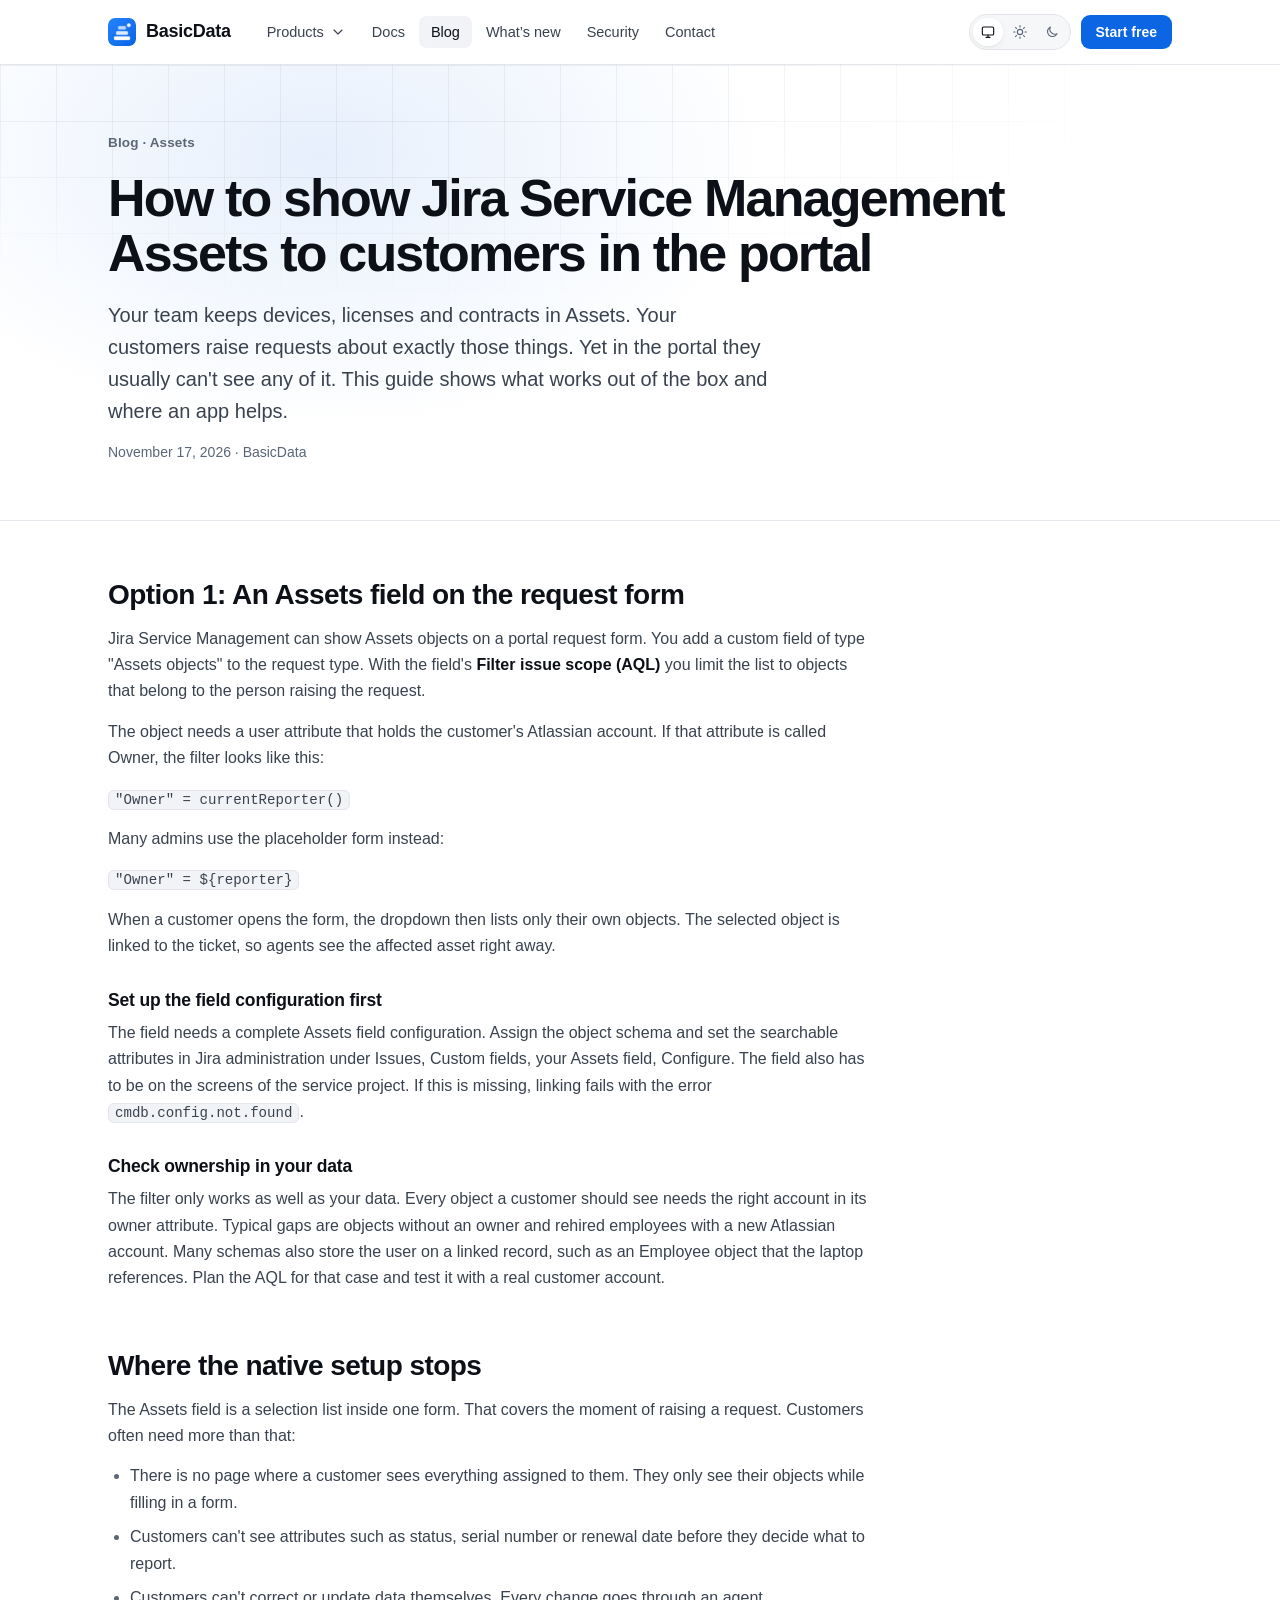
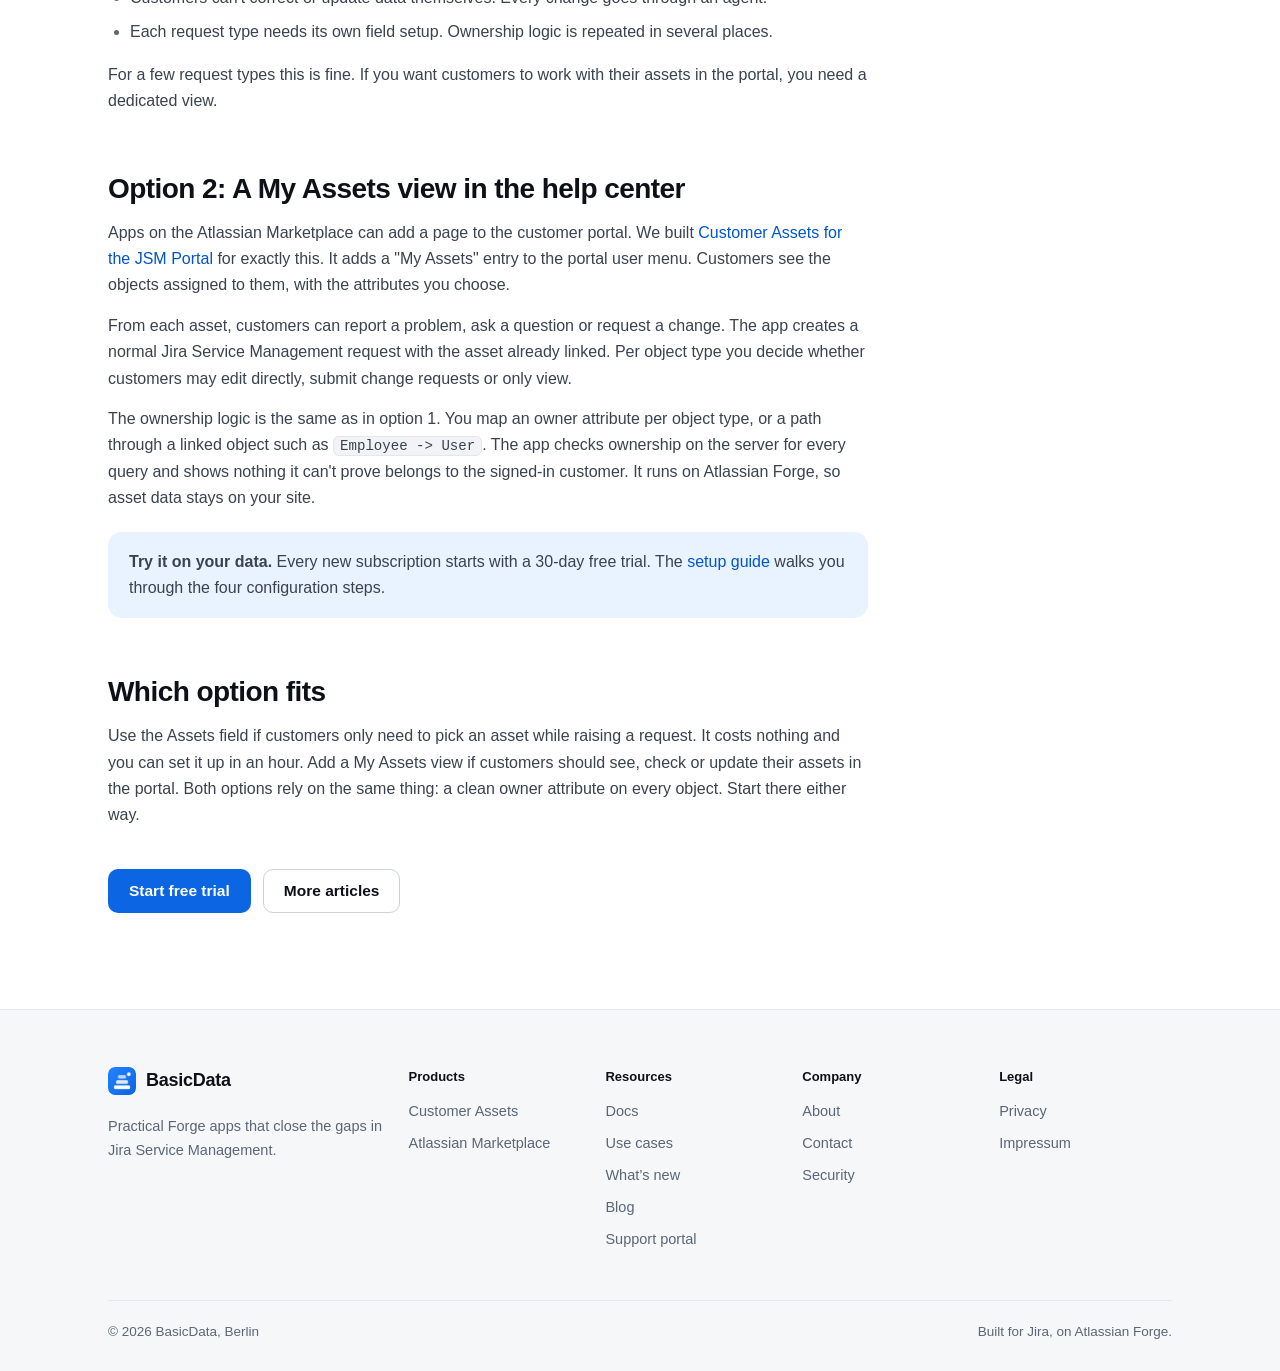
<file: blog/show-jira-service-management-assets-in-the-customer-portal/index.html>
<!doctype html>
<html lang="en">
<head>
<meta charset="utf-8">
<meta name="viewport" content="width=device-width, initial-scale=1">
<title>How to show Jira Service Management Assets to customers in the portal | BasicData</title>
<meta name="description" content="What Jira Service Management can do natively to show customers their own Assets objects in the portal, where it stops, and how to add a My Assets view.">
<link rel="canonical" href="https://basicdata.net/blog/show-jira-service-management-assets-in-the-customer-portal/">
<meta name="color-scheme" content="light dark">
<meta name="theme-color" media="(prefers-color-scheme: light)" content="#ffffff">
<meta name="theme-color" media="(prefers-color-scheme: dark)" content="#0b0d10">
<link rel="icon" type="image/svg+xml" href="/basicdata-logo.svg">
<link rel="icon" type="image/png" sizes="512x512" href="/logo-512.png">
<link rel="apple-touch-icon" href="/logo-512.png">
<meta property="og:site_name" content="BasicData">
<meta property="og:title" content="How to show Jira Service Management Assets to customers in the portal | BasicData">
<meta property="og:description" content="What Jira Service Management can do natively to show customers their own Assets objects in the portal, where it stops, and how to add a My Assets view.">
<meta property="og:url" content="https://basicdata.net/blog/show-jira-service-management-assets-in-the-customer-portal/">
<meta property="og:type" content="article">
<meta property="og:image" content="https://basicdata.net/shot-portal.png">
<meta name="twitter:card" content="summary">
<script>try{var t=localStorage.getItem('bd-theme');if(t==='light'||t==='dark')document.documentElement.setAttribute('data-theme',t)}catch(e){}</script>
<link rel="stylesheet" href="/assets/site.css">
<script src="/assets/site.js" defer></script>
<script type="application/ld+json">{"@context": "https://schema.org", "@type": "BlogPosting", "headline": "How to show Jira Service Management Assets to customers in the portal", "description": "What Jira Service Management can do natively to show customers their own Assets objects in the portal, where it stops, and how to add a My Assets view.", "datePublished": "2026-11-17", "dateModified": "2026-11-17", "mainEntityOfPage": "https://basicdata.net/blog/show-jira-service-management-assets-in-the-customer-portal/", "url": "https://basicdata.net/blog/show-jira-service-management-assets-in-the-customer-portal/", "image": "https://basicdata.net/shot-portal.png", "author": {"@type": "Organization", "name": "BasicData", "url": "https://basicdata.net/"}, "publisher": {"@type": "Organization", "name": "BasicData", "logo": {"@type": "ImageObject", "url": "https://basicdata.net/logo-512.png"}}}</script>
</head>
<body>
<a class="skip-link" href="#main">Skip to content</a>
<header class="site-header">
  <div class="wrap header-inner">
    <a class="brand" href="/" aria-label="BasicData home"><img src="/logo-512.png" alt="" width="28" height="28"><span>BasicData</span></a>
    <button class="menu-toggle" type="button" aria-expanded="false" aria-controls="site-nav" aria-label="Open menu"><svg width="22" height="22" viewBox="0 0 24 24" fill="none" stroke="currentColor" stroke-width="1.7" stroke-linecap="round" stroke-linejoin="round" aria-hidden="true" focusable="false"><path d="M4 7h16M4 12h16M4 17h16"/></svg></button>
    <div class="site-nav" id="site-nav">
      <nav aria-label="Main">
        <ul class="nav-list">
          <li class="has-dd">
            <button class="dd-toggle" type="button" aria-expanded="false" aria-controls="dd-products">Products <svg width="16" height="16" viewBox="0 0 24 24" fill="none" stroke="currentColor" stroke-width="1.7" stroke-linecap="round" stroke-linejoin="round" aria-hidden="true" focusable="false"><path d="M6 9l6 6 6-6"/></svg></button>
            <div class="dd-panel" id="dd-products" hidden>
              <div class="dd-label">Apps for Jira Service Management</div>
              <a class="dd-item" href="/customer-assets/"><img src="/app-icon-512.png" alt="" width="40" height="40"><span><strong>Customer Assets for the JSM Portal</strong><span>Customers see, update and report their own assets in the Jira Service Management portal.</span></span></a>
              <div class="dd-foot">More apps are in the works.</div>
            </div>
          </li>
          <li><a href="/customer-assets/docs/">Docs</a></li>
          <li><a href="/blog/" aria-current="page">Blog</a></li>
          <li><a href="/customer-assets/whats-new/">What&rsquo;s new</a></li>
          <li><a href="/security.html">Security</a></li>
          <li><a href="/contact.html">Contact</a></li>
        </ul>
      </nav>
      <div class="nav-tools">
        <div class="theme-switch" role="group" aria-label="Color theme">
          <button type="button" data-theme-set="system" aria-pressed="true" title="System theme"><span class="visually-hidden">System</span><svg width="16" height="16" viewBox="0 0 24 24" fill="none" stroke="currentColor" stroke-width="1.7" stroke-linecap="round" stroke-linejoin="round" aria-hidden="true" focusable="false"><rect x="3.5" y="4.5" width="17" height="12" rx="2"/><path d="M9 20h6M12 16.5V20"/></svg></button>
          <button type="button" data-theme-set="light" aria-pressed="false" title="Light theme"><span class="visually-hidden">Light</span><svg width="16" height="16" viewBox="0 0 24 24" fill="none" stroke="currentColor" stroke-width="1.7" stroke-linecap="round" stroke-linejoin="round" aria-hidden="true" focusable="false"><circle cx="12" cy="12" r="4"/><path d="M12 2.5v2M12 19.5v2M2.5 12h2M19.5 12h2M5.3 5.3l1.4 1.4M17.3 17.3l1.4 1.4M5.3 18.7l1.4-1.4M17.3 6.7l1.4-1.4"/></svg></button>
          <button type="button" data-theme-set="dark" aria-pressed="false" title="Dark theme"><span class="visually-hidden">Dark</span><svg width="16" height="16" viewBox="0 0 24 24" fill="none" stroke="currentColor" stroke-width="1.7" stroke-linecap="round" stroke-linejoin="round" aria-hidden="true" focusable="false"><path d="M19.5 14.5A7.5 7.5 0 0 1 9.5 4.5a7.5 7.5 0 1 0 10 10z"/></svg></button>
        </div>
        <a class="btn btn-sm" href="https://marketplace.atlassian.com/apps/3678048516">Start free</a>
      </div>
    </div>
  </div>
</header>
<main id="main" tabindex="-1">
<section class="hero page-hero" aria-labelledby="post-h">
  <div class="wrap">
    <span class="eyebrow">Blog · Assets</span>
    <h1 id="post-h">How to show Jira Service Management Assets to customers in the portal</h1>
    <p class="lead">Your team keeps devices, licenses and contracts in Assets. Your customers raise requests about exactly those things. Yet in the portal they usually can't see any of it. This guide shows what works out of the box and where an app helps.</p>
    <p class="muted small" style="margin-top:14px"><time datetime="2026-11-17">November 17, 2026</time> · BasicData</p>
  </div>
</section>
<section class="section-tight">
  <div class="wrap">
    <article class="prose">
      <h2 id="native">Option 1: An Assets field on the request form</h2>
      <p>Jira Service Management can show Assets objects on a portal request form. You add a custom field of type "Assets objects" to the request type. With the field's <strong>Filter issue scope (AQL)</strong> you limit the list to objects that belong to the person raising the request.</p>
      <p>The object needs a user attribute that holds the customer's Atlassian account. If that attribute is called Owner, the filter looks like this:</p>
      <p><code>"Owner" = currentReporter()</code></p>
      <p>Many admins use the placeholder form instead:</p>
      <p><code>"Owner" = ${reporter}</code></p>
      <p>When a customer opens the form, the dropdown then lists only their own objects. The selected object is linked to the ticket, so agents see the affected asset right away.</p>
      <h3>Set up the field configuration first</h3>
      <p>The field needs a complete Assets field configuration. Assign the object schema and set the searchable attributes in Jira administration under Issues, Custom fields, your Assets field, Configure. The field also has to be on the screens of the service project. If this is missing, linking fails with the error <code>cmdb.config.not.found</code>.</p>
      <h3>Check ownership in your data</h3>
      <p>The filter only works as well as your data. Every object a customer should see needs the right account in its owner attribute. Typical gaps are objects without an owner and rehired employees with a new Atlassian account. Many schemas also store the user on a linked record, such as an Employee object that the laptop references. Plan the AQL for that case and test it with a real customer account.</p>

      <h2 id="limits">Where the native setup stops</h2>
      <p>The Assets field is a selection list inside one form. That covers the moment of raising a request. Customers often need more than that:</p>
      <ul>
        <li>There is no page where a customer sees everything assigned to them. They only see their objects while filling in a form.</li>
        <li>Customers can't see attributes such as status, serial number or renewal date before they decide what to report.</li>
        <li>Customers can't correct or update data themselves. Every change goes through an agent.</li>
        <li>Each request type needs its own field setup. Ownership logic is repeated in several places.</li>
      </ul>
      <p>For a few request types this is fine. If you want customers to work with their assets in the portal, you need a dedicated view.</p>

      <h2 id="my-assets">Option 2: A My Assets view in the help center</h2>
      <p>Apps on the Atlassian Marketplace can add a page to the customer portal. We built <a href="/customer-assets/">Customer Assets for the JSM Portal</a> for exactly this. It adds a "My Assets" entry to the portal user menu. Customers see the objects assigned to them, with the attributes you choose.</p>
      <p>From each asset, customers can report a problem, ask a question or request a change. The app creates a normal Jira Service Management request with the asset already linked. Per object type you decide whether customers may edit directly, submit change requests or only view.</p>
      <p>The ownership logic is the same as in option 1. You map an owner attribute per object type, or a path through a linked object such as <code>Employee -&gt; User</code>. The app checks ownership on the server for every query and shows nothing it can't prove belongs to the signed-in customer. It runs on Atlassian Forge, so asset data stays on your site.</p>
      <div class="callout note"><strong>Try it on your data.</strong> Every new subscription starts with a 30-day free trial. The <a href="/customer-assets/docs/#getting-started">setup guide</a> walks you through the four configuration steps.</div>

      <h2 id="which">Which option fits</h2>
      <p>Use the Assets field if customers only need to pick an asset while raising a request. It costs nothing and you can set it up in an hour. Add a My Assets view if customers should see, check or update their assets in the portal. Both options rely on the same thing: a clean owner attribute on every object. Start there either way.</p>
    </article>
    <div class="btn-row" style="margin-top:40px">
      <a class="btn" href="https://marketplace.atlassian.com/apps/3678048516">Start free trial</a>
      <a class="btn btn-secondary" href="/blog/">More articles</a>
    </div>
  </div>
</section>
</main>
<footer class="site-footer">
  <div class="wrap">
    <div class="footer-grid">
      <div class="footer-brand">
        <a class="brand" href="/"><img src="/logo-512.png" alt="" width="28" height="28"><span>BasicData</span></a>
        <p>Practical Forge apps that close the gaps in Jira Service Management.</p>
      </div>
      <div class="footer-col"><h2>Products</h2><ul>
        <li><a href="/customer-assets/">Customer Assets</a></li>
        <li><a href="https://marketplace.atlassian.com/apps/3678048516">Atlassian Marketplace</a></li>
      </ul></div>
      <div class="footer-col"><h2>Resources</h2><ul>
        <li><a href="/customer-assets/docs/">Docs</a></li>
        <li><a href="/customer-assets/use-cases/">Use cases</a></li>
        <li><a href="/customer-assets/whats-new/">What&rsquo;s new</a></li>
        <li><a href="/blog/">Blog</a></li>
        <li><a href="https://basicdata.atlassian.net/servicedesk/customer/portal/3">Support portal</a></li>
      </ul></div>
      <div class="footer-col"><h2>Company</h2><ul>
        <li><a href="/#about">About</a></li>
        <li><a href="/contact.html">Contact</a></li>
        <li><a href="/security.html">Security</a></li>
      </ul></div>
      <div class="footer-col"><h2>Legal</h2><ul>
        <li><a href="/privacy.html">Privacy</a></li>
        <li><a href="/impressum.html">Impressum</a></li>
      </ul></div>
    </div>
    <div class="footer-bottom">
      <span>&copy; 2026 BasicData, Berlin</span>
      <span>Built for Jira, on Atlassian Forge.</span>
    </div>
  </div>
</footer>
</body>
</html>
</file>
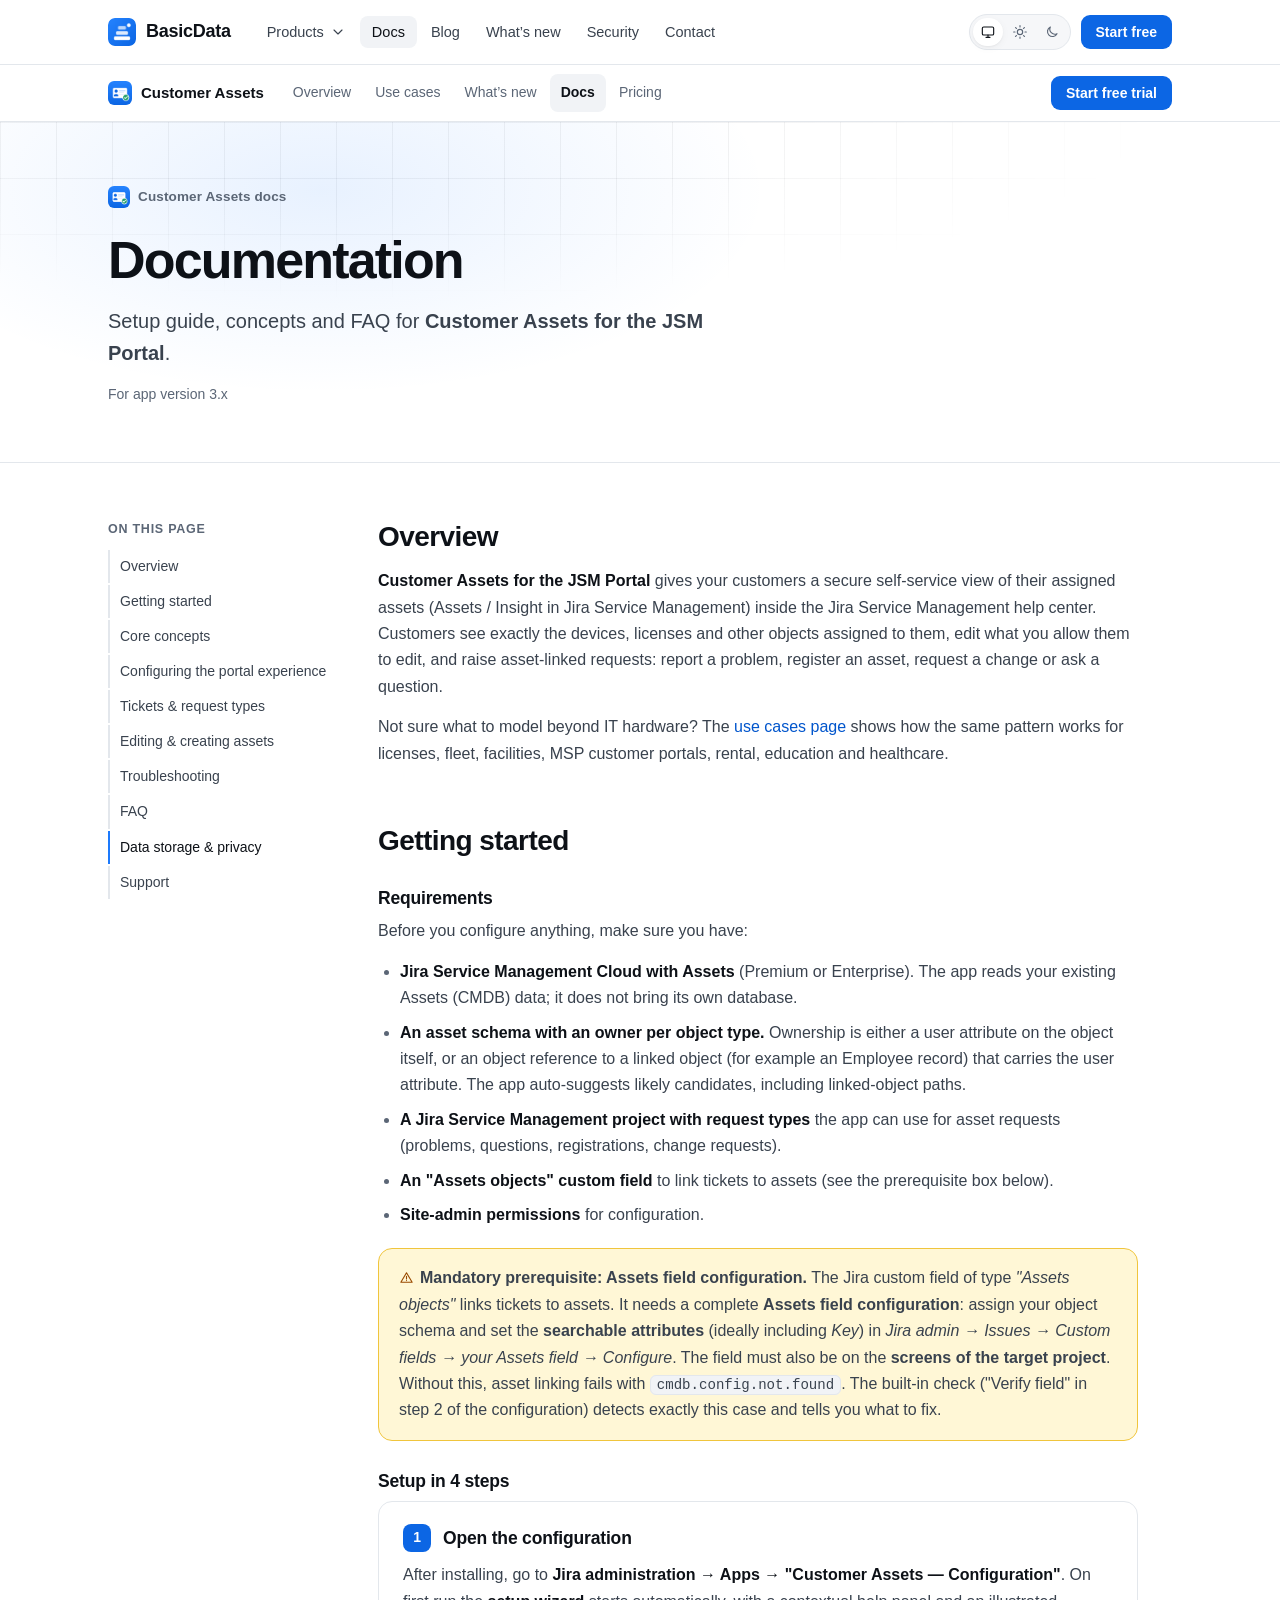
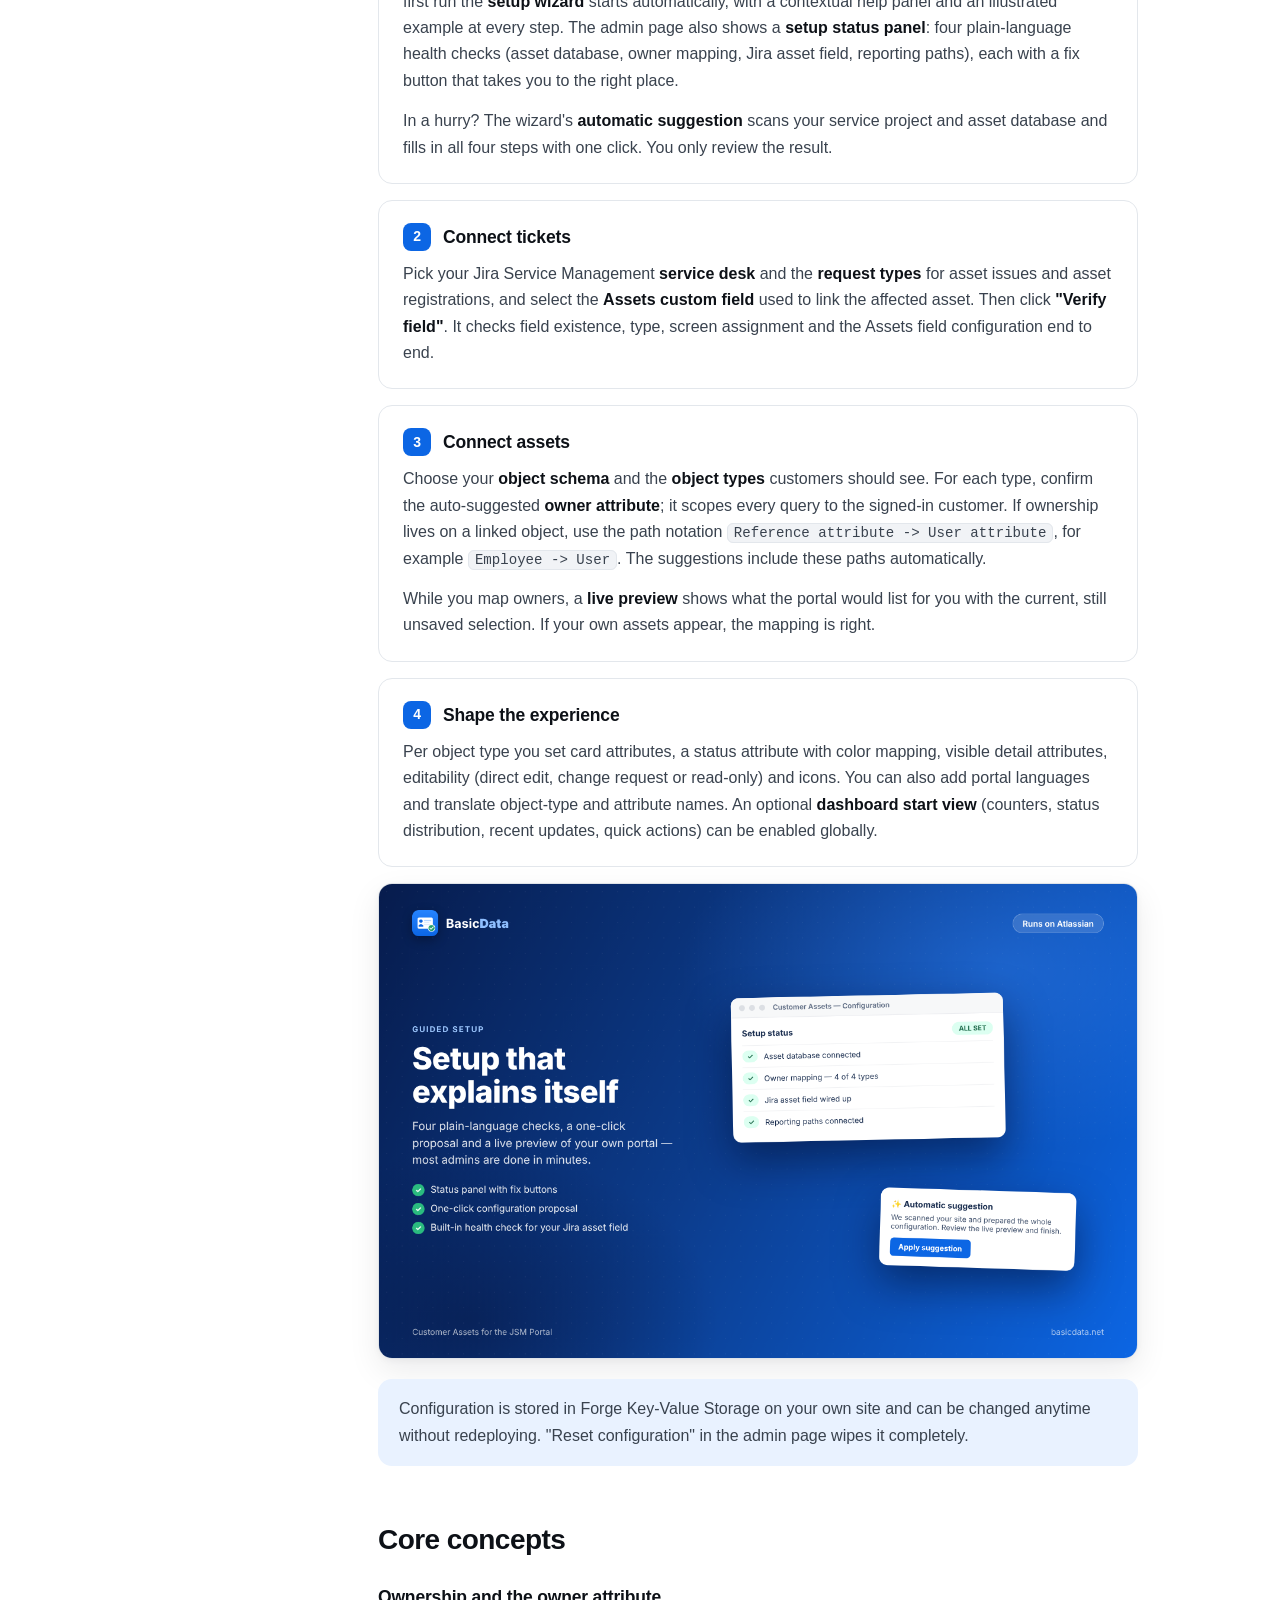
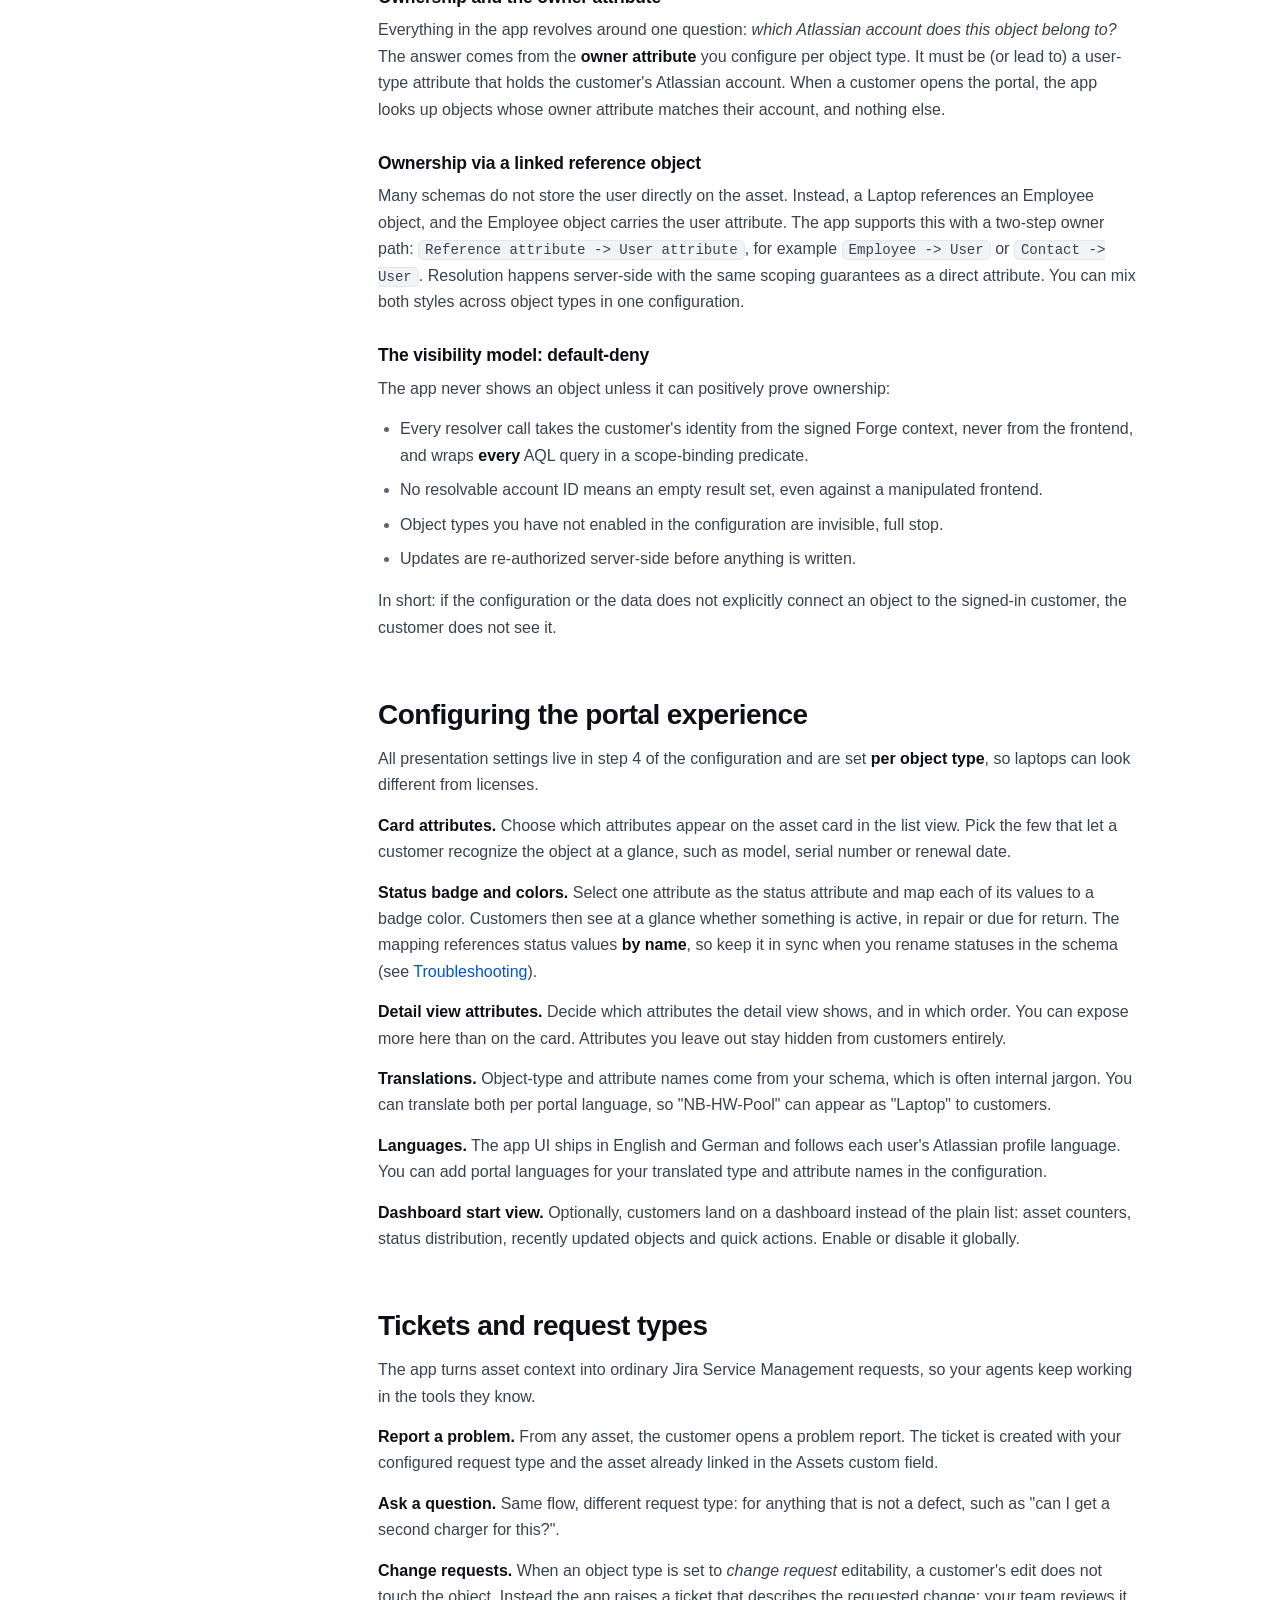
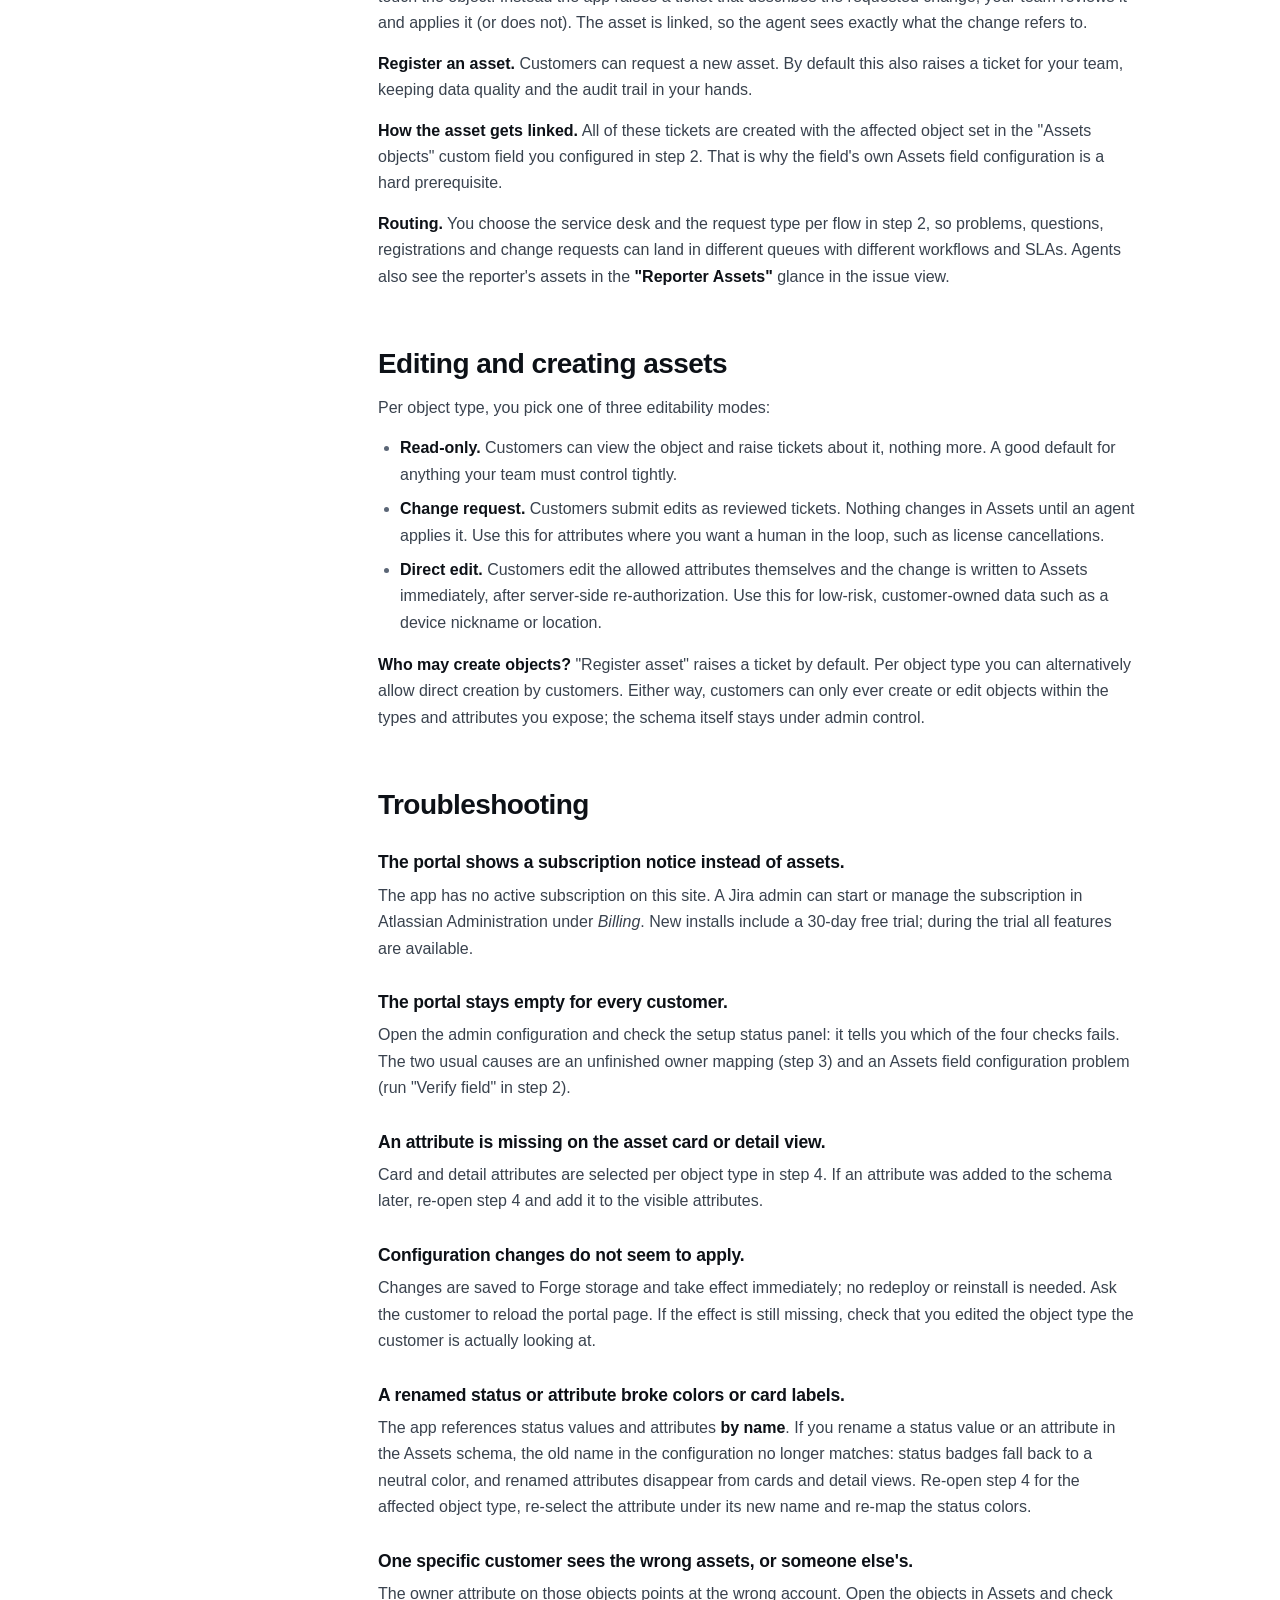
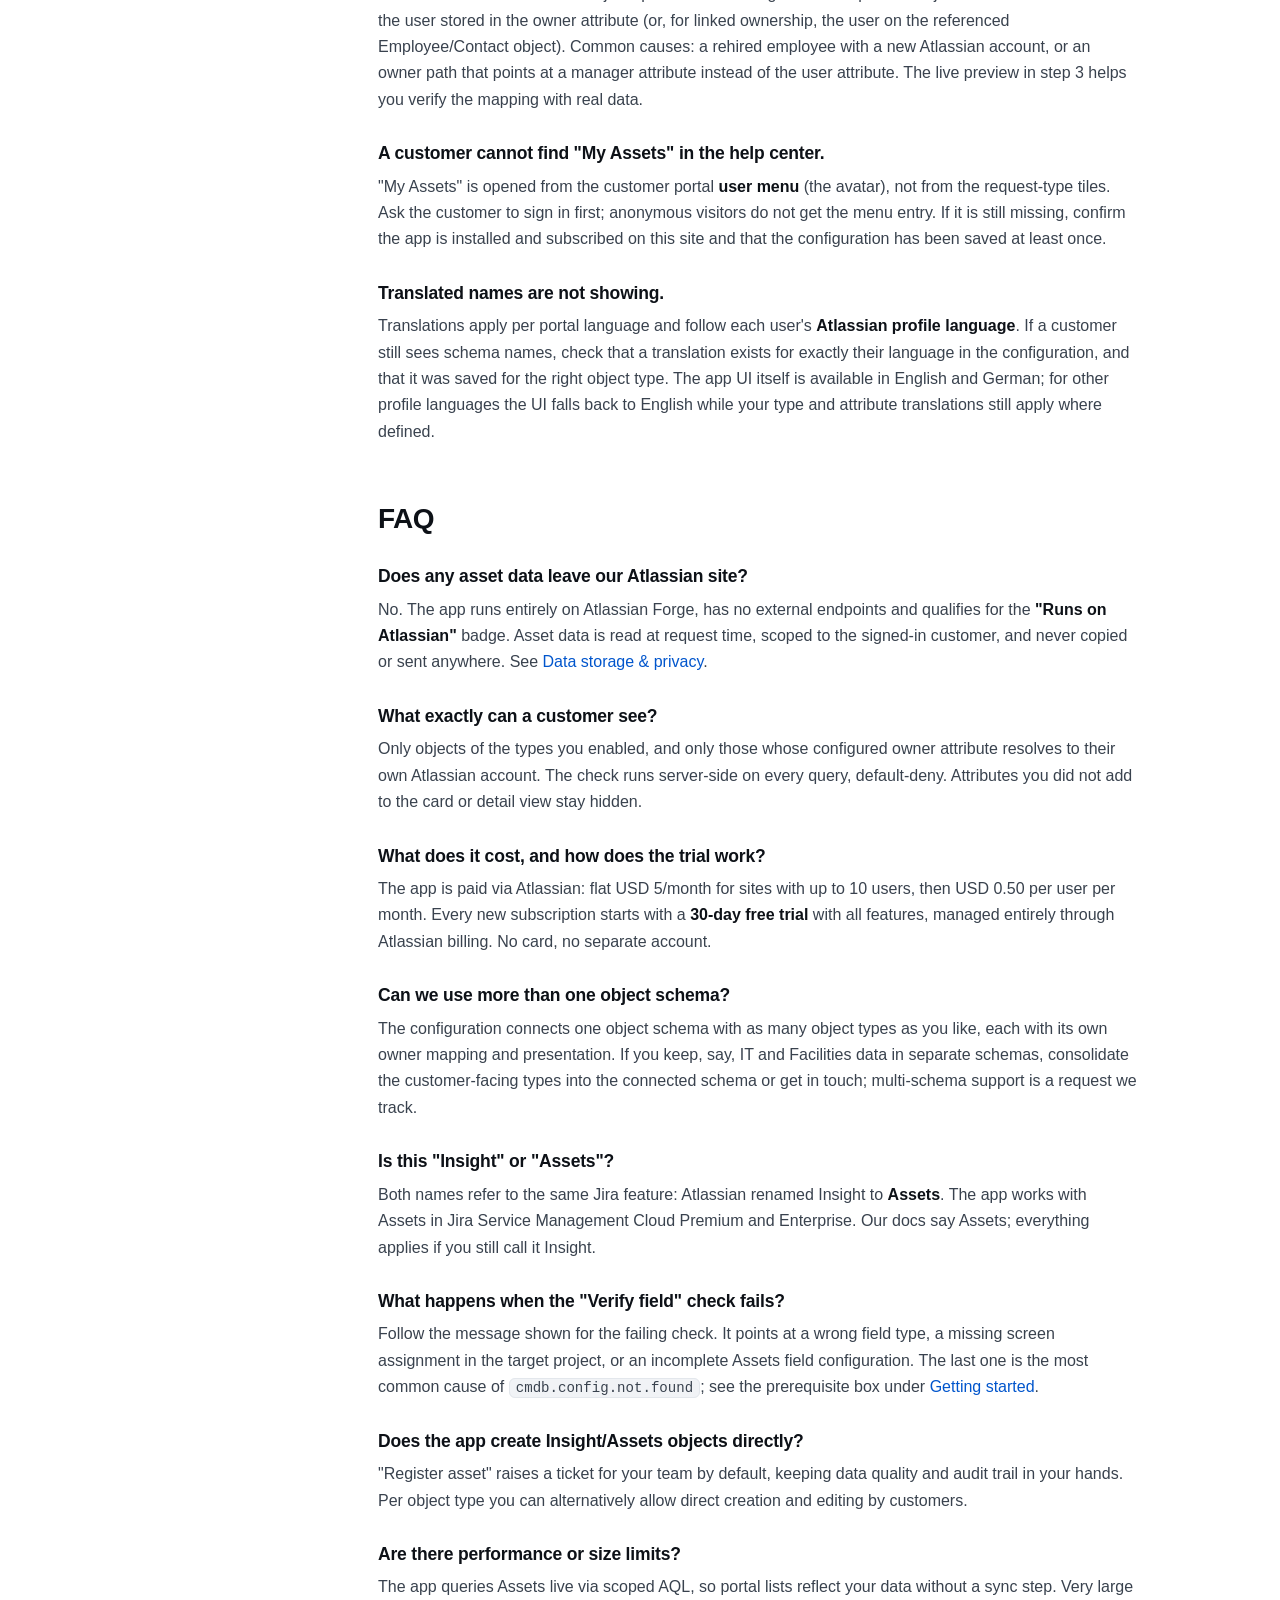
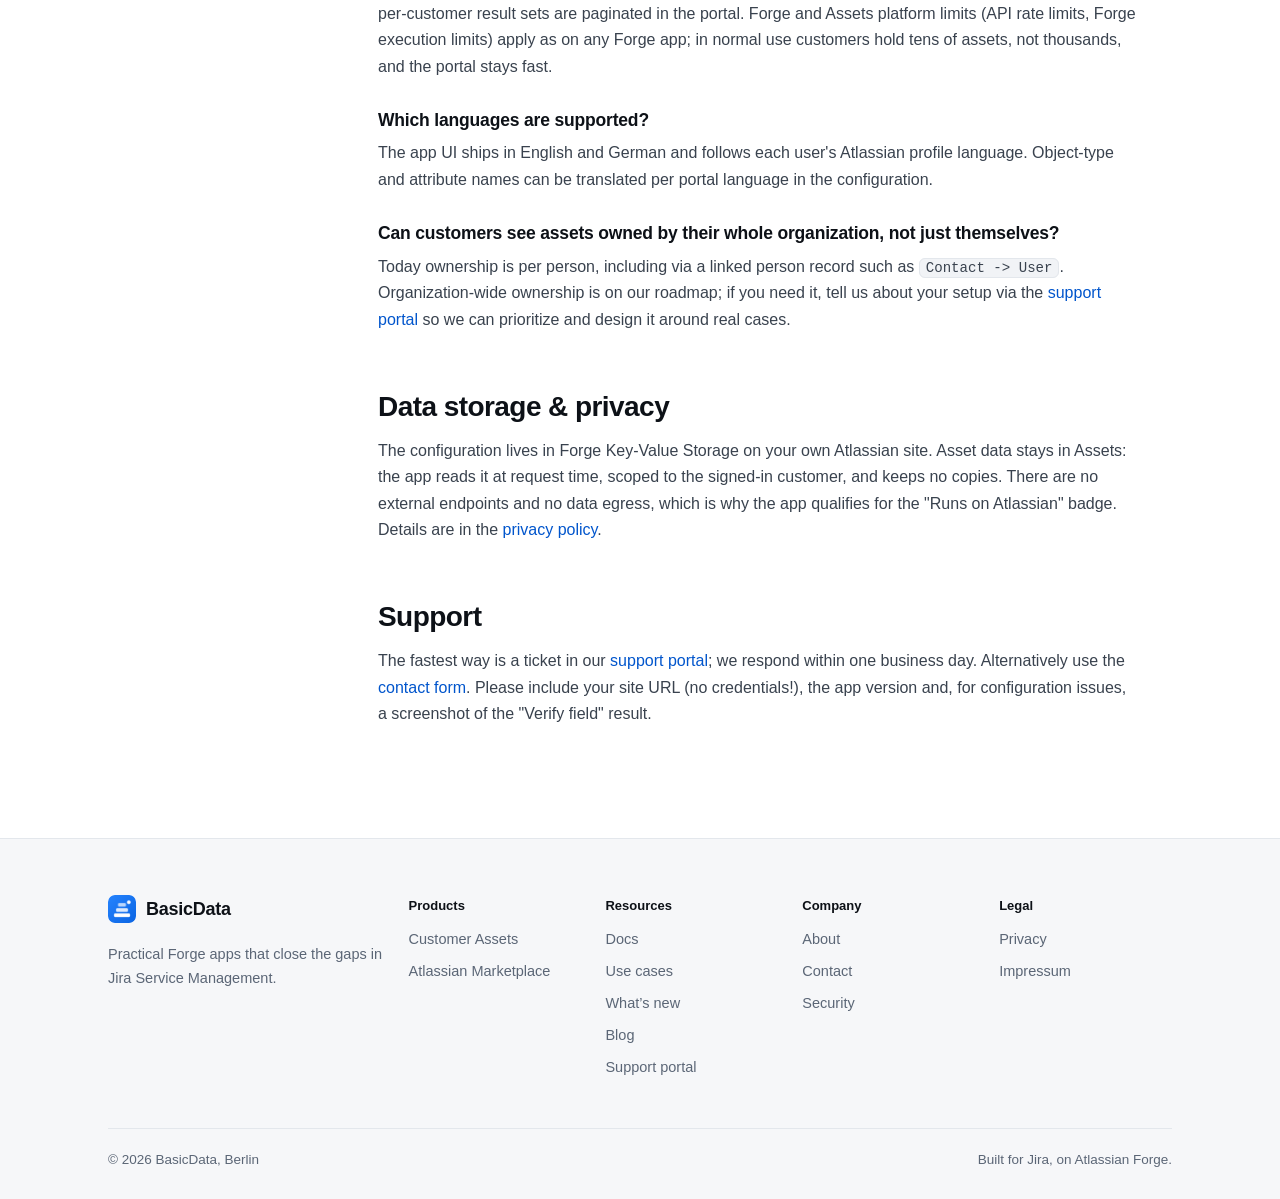
<file: customer-assets/docs/index.html>
<!doctype html>
<html lang="en" class="has-subnav">
<head>
<meta charset="utf-8">
<meta name="viewport" content="width=device-width, initial-scale=1">
<title>Documentation · Customer Assets for the JSM Portal | BasicData</title>
<meta name="description" content="Setup guide, security model, FAQ and troubleshooting for Customer Assets for the JSM Portal, the self-service asset view in the Jira Service Management customer portal.">
<link rel="canonical" href="https://basicdata.net/customer-assets/docs/">
<meta name="color-scheme" content="light dark">
<meta name="theme-color" media="(prefers-color-scheme: light)" content="#ffffff">
<meta name="theme-color" media="(prefers-color-scheme: dark)" content="#0b0d10">
<link rel="icon" type="image/svg+xml" href="/basicdata-logo.svg">
<link rel="icon" type="image/png" sizes="512x512" href="/logo-512.png">
<link rel="apple-touch-icon" href="/logo-512.png">
<meta property="og:site_name" content="BasicData">
<meta property="og:title" content="Documentation · Customer Assets for the JSM Portal | BasicData">
<meta property="og:description" content="Setup guide, security model, FAQ and troubleshooting for Customer Assets for the JSM Portal, the self-service asset view in the Jira Service Management customer portal.">
<meta property="og:url" content="https://basicdata.net/customer-assets/docs/">
<meta property="og:type" content="website">
<meta property="og:image" content="https://basicdata.net/logo-512.png">
<meta name="twitter:card" content="summary">
<script>try{var t=localStorage.getItem('bd-theme');if(t==='light'||t==='dark')document.documentElement.setAttribute('data-theme',t)}catch(e){}</script>
<link rel="stylesheet" href="/assets/site.css">
<script src="/assets/site.js" defer></script>
</head>
<body>
<a class="skip-link" href="#main">Skip to content</a>
<header class="site-header">
  <div class="wrap header-inner">
    <a class="brand" href="/" aria-label="BasicData home"><img src="/logo-512.png" alt="" width="28" height="28"><span>BasicData</span></a>
    <button class="menu-toggle" type="button" aria-expanded="false" aria-controls="site-nav" aria-label="Open menu"><svg width="22" height="22" viewBox="0 0 24 24" fill="none" stroke="currentColor" stroke-width="1.7" stroke-linecap="round" stroke-linejoin="round" aria-hidden="true" focusable="false"><path d="M4 7h16M4 12h16M4 17h16"/></svg></button>
    <div class="site-nav" id="site-nav">
      <nav aria-label="Main">
        <ul class="nav-list">
          <li class="has-dd">
            <button class="dd-toggle" type="button" aria-expanded="false" aria-controls="dd-products">Products <svg width="16" height="16" viewBox="0 0 24 24" fill="none" stroke="currentColor" stroke-width="1.7" stroke-linecap="round" stroke-linejoin="round" aria-hidden="true" focusable="false"><path d="M6 9l6 6 6-6"/></svg></button>
            <div class="dd-panel" id="dd-products" hidden>
              <div class="dd-label">Apps for Jira Service Management</div>
              <a class="dd-item" href="/customer-assets/"><img src="/app-icon-512.png" alt="" width="40" height="40"><span><strong>Customer Assets for the JSM Portal</strong><span>Customers see, update and report their own assets in the Jira Service Management portal.</span></span></a>
              <div class="dd-foot">More apps are in the works.</div>
            </div>
          </li>
          <li><a href="/customer-assets/docs/" aria-current="page">Docs</a></li>
          <li><a href="/blog/">Blog</a></li>
          <li><a href="/customer-assets/whats-new/">What&rsquo;s new</a></li>
          <li><a href="/security.html">Security</a></li>
          <li><a href="/contact.html">Contact</a></li>
        </ul>
      </nav>
      <div class="nav-tools">
        <div class="theme-switch" role="group" aria-label="Color theme">
          <button type="button" data-theme-set="system" aria-pressed="true" title="System theme"><span class="visually-hidden">System</span><svg width="16" height="16" viewBox="0 0 24 24" fill="none" stroke="currentColor" stroke-width="1.7" stroke-linecap="round" stroke-linejoin="round" aria-hidden="true" focusable="false"><rect x="3.5" y="4.5" width="17" height="12" rx="2"/><path d="M9 20h6M12 16.5V20"/></svg></button>
          <button type="button" data-theme-set="light" aria-pressed="false" title="Light theme"><span class="visually-hidden">Light</span><svg width="16" height="16" viewBox="0 0 24 24" fill="none" stroke="currentColor" stroke-width="1.7" stroke-linecap="round" stroke-linejoin="round" aria-hidden="true" focusable="false"><circle cx="12" cy="12" r="4"/><path d="M12 2.5v2M12 19.5v2M2.5 12h2M19.5 12h2M5.3 5.3l1.4 1.4M17.3 17.3l1.4 1.4M5.3 18.7l1.4-1.4M17.3 6.7l1.4-1.4"/></svg></button>
          <button type="button" data-theme-set="dark" aria-pressed="false" title="Dark theme"><span class="visually-hidden">Dark</span><svg width="16" height="16" viewBox="0 0 24 24" fill="none" stroke="currentColor" stroke-width="1.7" stroke-linecap="round" stroke-linejoin="round" aria-hidden="true" focusable="false"><path d="M19.5 14.5A7.5 7.5 0 0 1 9.5 4.5a7.5 7.5 0 1 0 10 10z"/></svg></button>
        </div>
        <a class="btn btn-sm" href="https://marketplace.atlassian.com/apps/3678048516">Start free</a>
      </div>
    </div>
  </div>
</header>
<div class="subnav p-ca">
  <div class="wrap subnav-inner">
    <a class="subnav-brand" href="/customer-assets/"><img src="/app-icon-512.png" alt="" width="24" height="24"><span>Customer Assets</span></a>
    <nav class="subnav-links" aria-label="Customer Assets"><a href="/customer-assets/">Overview</a><a href="/customer-assets/use-cases/">Use cases</a><a href="/customer-assets/whats-new/">What&rsquo;s new</a><a href="/customer-assets/docs/" aria-current="page">Docs</a><a href="https://marketplace.atlassian.com/apps/3678048516?tab=pricing">Pricing</a></nav>
    <a class="btn btn-sm" href="https://marketplace.atlassian.com/apps/3678048516">Start free trial</a>
  </div>
</div>
<main id="main" tabindex="-1">
<section class="hero page-hero p-hero p-ca" aria-labelledby="docs-h">
  <div class="wrap">
    <span class="eyebrow"><img src="/app-icon-512.png" alt="" width="22" height="22">Customer Assets docs</span>
    <h1 id="docs-h">Documentation</h1>
    <p class="lead">Setup guide, concepts and FAQ for <strong>Customer Assets for the JSM Portal</strong>.</p>
    <p class="meta">For app version 3.x</p>
  </div>
</section>
<section class="section-tight p-ca">
  <div class="wrap docs-layout">
    <nav class="toc" aria-labelledby="toc-h">
      <h2 id="toc-h">On this page</h2>
      <ol>
        <li><a href="#overview">Overview</a></li>
        <li><a href="#getting-started">Getting started</a></li>
        <li><a href="#core-concepts">Core concepts</a></li>
        <li><a href="#portal-experience">Configuring the portal experience</a></li>
        <li><a href="#tickets">Tickets &amp; request types</a></li>
        <li><a href="#editing">Editing &amp; creating assets</a></li>
        <li><a href="#troubleshooting">Troubleshooting</a></li>
        <li><a href="#faq">FAQ</a></li>
        <li><a href="#data-storage">Data storage &amp; privacy</a></li>
        <li><a href="#support">Support</a></li>
      </ol>
    </nav>
    <div class="prose">

    <section id="overview" aria-labelledby="overview-h">
    <h2 id="overview-h">Overview <a class="hash" href="#overview" aria-label="Link to Overview">#</a></h2>
    <p><strong>Customer Assets for the JSM Portal</strong> gives your customers a secure self-service view of their assigned assets (Assets / Insight in Jira Service Management) inside the Jira Service Management help center. Customers see exactly the devices, licenses and other objects assigned to them, edit what you allow them to edit, and raise asset-linked requests: report a problem, register an asset, request a change or ask a question.</p>
    <p>Not sure what to model beyond IT hardware? The <a href="/customer-assets/use-cases/">use cases page</a> shows how the same pattern works for licenses, fleet, facilities, MSP customer portals, rental, education and healthcare.</p>
    </section>

    <section id="getting-started" aria-labelledby="getting-started-h">
    <h2 id="getting-started-h">Getting started <a class="hash" href="#getting-started" aria-label="Link to Getting started">#</a></h2>

    <h3 id="requirements">Requirements</h3>
    <p>Before you configure anything, make sure you have:</p>
    <ul>
      <li><strong>Jira Service Management Cloud with Assets</strong> (Premium or Enterprise). The app reads your existing Assets (CMDB) data; it does not bring its own database.</li>
      <li><strong>An asset schema with an owner per object type.</strong> Ownership is either a user attribute on the object itself, or an object reference to a linked object (for example an Employee record) that carries the user attribute. The app auto-suggests likely candidates, including linked-object paths.</li>
      <li><strong>A Jira Service Management project with request types</strong> the app can use for asset requests (problems, questions, registrations, change requests).</li>
      <li><strong>An "Assets objects" custom field</strong> to link tickets to assets (see the prerequisite box below).</li>
      <li><strong>Site-admin permissions</strong> for configuration.</li>
    </ul>
    <div class="callout warn">
      <strong><span aria-hidden="true" class="callout-ico"><svg width="15" height="15" viewBox="0 0 24 24" fill="none" stroke="currentColor" stroke-width="1.8" stroke-linecap="round" stroke-linejoin="round"><path d="M12 4.5L21 19.5H3L12 4.5z"/><path d="M12 10v4.2M12 16.8v.1"/></svg></span>Mandatory prerequisite: Assets field configuration.</strong>
      The Jira custom field of type <em>"Assets objects"</em> links tickets to assets. It needs a complete <strong>Assets field configuration</strong>: assign your object schema and set the <strong>searchable attributes</strong> (ideally including <em>Key</em>) in <em>Jira admin → Issues → Custom fields → your Assets field → Configure</em>. The field must also be on the <strong>screens of the target project</strong>. Without this, asset linking fails with <code>cmdb.config.not.found</code>. The built-in check ("Verify field" in step 2 of the configuration) detects exactly this case and tells you what to fix.
    </div>

    <h3 id="setup">Setup in 4 steps</h3>

    <div class="step"><h3><span class="n" aria-hidden="true">1</span>Open the configuration</h3>
    <p>After installing, go to <strong>Jira administration → Apps → "Customer Assets — Configuration"</strong>. On first run the <strong>setup wizard</strong> starts automatically, with a contextual help panel and an illustrated example at every step. The admin page also shows a <strong>setup status panel</strong>: four plain-language health checks (asset database, owner mapping, Jira asset field, reporting paths), each with a fix button that takes you to the right place.</p>
    <p>In a hurry? The wizard's <strong>automatic suggestion</strong> scans your service project and asset database and fills in all four steps with one click. You only review the result.</p></div>

    <div class="step"><h3><span class="n" aria-hidden="true">2</span>Connect tickets</h3>
    <p>Pick your Jira Service Management <strong>service desk</strong> and the <strong>request types</strong> for asset issues and asset registrations, and select the <strong>Assets custom field</strong> used to link the affected asset. Then click <strong>"Verify field"</strong>. It checks field existence, type, screen assignment and the Assets field configuration end to end.</p></div>

    <div class="step"><h3><span class="n" aria-hidden="true">3</span>Connect assets</h3>
    <p>Choose your <strong>object schema</strong> and the <strong>object types</strong> customers should see. For each type, confirm the auto-suggested <strong>owner attribute</strong>; it scopes every query to the signed-in customer. If ownership lives on a linked object, use the path notation <code>Reference attribute -&gt; User attribute</code>, for example <code>Employee -&gt; User</code>. The suggestions include these paths automatically.</p>
    <p>While you map owners, a <strong>live preview</strong> shows what the portal would list for you with the current, still unsaved selection. If your own assets appear, the mapping is right.</p></div>

    <div class="step"><h3><span class="n" aria-hidden="true">4</span>Shape the experience</h3>
    <p>Per object type you set card attributes, a status attribute with color mapping, visible detail attributes, editability (direct edit, change request or read-only) and icons. You can also add portal languages and translate object-type and attribute names. An optional <strong>dashboard start view</strong> (counters, status distribution, recent updates, quick actions) can be enabled globally.</p></div>

    <p class="doc-img"><a class="shot" href="/shot-admin.png"><img src="/shot-admin.png" alt="Guided admin configuration with setup guide and live progress" width="1280" height="800" loading="lazy"></a></p>

    <div class="callout note">Configuration is stored in Forge Key-Value Storage on your own site and can be changed anytime without redeploying. "Reset configuration" in the admin page wipes it completely.</div>
    </section>

    <section id="core-concepts" aria-labelledby="core-concepts-h">
    <h2 id="core-concepts-h">Core concepts <a class="hash" href="#core-concepts" aria-label="Link to Core concepts">#</a></h2>

    <h3>Ownership and the owner attribute</h3>
    <p>Everything in the app revolves around one question: <em>which Atlassian account does this object belong to?</em> The answer comes from the <strong>owner attribute</strong> you configure per object type. It must be (or lead to) a user-type attribute that holds the customer's Atlassian account. When a customer opens the portal, the app looks up objects whose owner attribute matches their account, and nothing else.</p>

    <h3>Ownership via a linked reference object</h3>
    <p>Many schemas do not store the user directly on the asset. Instead, a Laptop references an Employee object, and the Employee object carries the user attribute. The app supports this with a two-step owner path: <code>Reference attribute -&gt; User attribute</code>, for example <code>Employee -&gt; User</code> or <code>Contact -&gt; User</code>. Resolution happens server-side with the same scoping guarantees as a direct attribute. You can mix both styles across object types in one configuration.</p>

    <h3 id="security-model">The visibility model: default-deny</h3>
    <p>The app never shows an object unless it can positively prove ownership:</p>
    <ul>
      <li>Every resolver call takes the customer's identity from the signed Forge context, never from the frontend, and wraps <strong>every</strong> AQL query in a scope-binding predicate.</li>
      <li>No resolvable account ID means an empty result set, even against a manipulated frontend.</li>
      <li>Object types you have not enabled in the configuration are invisible, full stop.</li>
      <li>Updates are re-authorized server-side before anything is written.</li>
    </ul>
    <p>In short: if the configuration or the data does not explicitly connect an object to the signed-in customer, the customer does not see it.</p>
    </section>

    <section id="portal-experience" aria-labelledby="portal-experience-h">
    <h2 id="portal-experience-h">Configuring the portal experience <a class="hash" href="#portal-experience" aria-label="Link to Configuring the portal experience">#</a></h2>
    <p>All presentation settings live in step 4 of the configuration and are set <strong>per object type</strong>, so laptops can look different from licenses.</p>
    <p><strong>Card attributes.</strong> Choose which attributes appear on the asset card in the list view. Pick the few that let a customer recognize the object at a glance, such as model, serial number or renewal date.</p>
    <p><strong>Status badge and colors.</strong> Select one attribute as the status attribute and map each of its values to a badge color. Customers then see at a glance whether something is active, in repair or due for return. The mapping references status values <strong>by name</strong>, so keep it in sync when you rename statuses in the schema (see <a href="#troubleshooting">Troubleshooting</a>).</p>
    <p><strong>Detail view attributes.</strong> Decide which attributes the detail view shows, and in which order. You can expose more here than on the card. Attributes you leave out stay hidden from customers entirely.</p>
    <p><strong>Translations.</strong> Object-type and attribute names come from your schema, which is often internal jargon. You can translate both per portal language, so "NB-HW-Pool" can appear as "Laptop" to customers.</p>
    <p><strong>Languages.</strong> The app UI ships in English and German and follows each user's Atlassian profile language. You can add portal languages for your translated type and attribute names in the configuration.</p>
    <p><strong>Dashboard start view.</strong> Optionally, customers land on a dashboard instead of the plain list: asset counters, status distribution, recently updated objects and quick actions. Enable or disable it globally.</p>
    </section>

    <section id="tickets" aria-labelledby="tickets-h">
    <h2 id="tickets-h">Tickets and request types <a class="hash" href="#tickets" aria-label="Link to Tickets and request types">#</a></h2>
    <p>The app turns asset context into ordinary Jira Service Management requests, so your agents keep working in the tools they know.</p>
    <p><strong>Report a problem.</strong> From any asset, the customer opens a problem report. The ticket is created with your configured request type and the asset already linked in the Assets custom field.</p>
    <p><strong>Ask a question.</strong> Same flow, different request type: for anything that is not a defect, such as "can I get a second charger for this?".</p>
    <p><strong>Change requests.</strong> When an object type is set to <em>change request</em> editability, a customer's edit does not touch the object. Instead the app raises a ticket that describes the requested change; your team reviews it and applies it (or does not). The asset is linked, so the agent sees exactly what the change refers to.</p>
    <p><strong>Register an asset.</strong> Customers can request a new asset. By default this also raises a ticket for your team, keeping data quality and the audit trail in your hands.</p>
    <p><strong>How the asset gets linked.</strong> All of these tickets are created with the affected object set in the "Assets objects" custom field you configured in step 2. That is why the field's own Assets field configuration is a hard prerequisite.</p>
    <p><strong>Routing.</strong> You choose the service desk and the request type per flow in step 2, so problems, questions, registrations and change requests can land in different queues with different workflows and SLAs. Agents also see the reporter's assets in the <strong>"Reporter Assets"</strong> glance in the issue view.</p>
    </section>

    <section id="editing" aria-labelledby="editing-h">
    <h2 id="editing-h">Editing and creating assets <a class="hash" href="#editing" aria-label="Link to Editing and creating assets">#</a></h2>
    <p>Per object type, you pick one of three editability modes:</p>
    <ul>
      <li><strong>Read-only.</strong> Customers can view the object and raise tickets about it, nothing more. A good default for anything your team must control tightly.</li>
      <li><strong>Change request.</strong> Customers submit edits as reviewed tickets. Nothing changes in Assets until an agent applies it. Use this for attributes where you want a human in the loop, such as license cancellations.</li>
      <li><strong>Direct edit.</strong> Customers edit the allowed attributes themselves and the change is written to Assets immediately, after server-side re-authorization. Use this for low-risk, customer-owned data such as a device nickname or location.</li>
    </ul>
    <p><strong>Who may create objects?</strong> "Register asset" raises a ticket by default. Per object type you can alternatively allow direct creation by customers. Either way, customers can only ever create or edit objects within the types and attributes you expose; the schema itself stays under admin control.</p>
    </section>

    <section id="troubleshooting" aria-labelledby="troubleshooting-h">
    <h2 id="troubleshooting-h">Troubleshooting <a class="hash" href="#troubleshooting" aria-label="Link to Troubleshooting">#</a></h2>
    <h3>The portal shows a subscription notice instead of assets.</h3>
    <p>The app has no active subscription on this site. A Jira admin can start or manage the subscription in Atlassian Administration under <em>Billing</em>. New installs include a 30-day free trial; during the trial all features are available.</p>
    <h3>The portal stays empty for every customer.</h3>
    <p>Open the admin configuration and check the setup status panel: it tells you which of the four checks fails. The two usual causes are an unfinished owner mapping (step 3) and an Assets field configuration problem (run "Verify field" in step 2).</p>
    <h3>An attribute is missing on the asset card or detail view.</h3>
    <p>Card and detail attributes are selected per object type in step 4. If an attribute was added to the schema later, re-open step 4 and add it to the visible attributes.</p>
    <h3>Configuration changes do not seem to apply.</h3>
    <p>Changes are saved to Forge storage and take effect immediately; no redeploy or reinstall is needed. Ask the customer to reload the portal page. If the effect is still missing, check that you edited the object type the customer is actually looking at.</p>
    <h3>A renamed status or attribute broke colors or card labels.</h3>
    <p>The app references status values and attributes <strong>by name</strong>. If you rename a status value or an attribute in the Assets schema, the old name in the configuration no longer matches: status badges fall back to a neutral color, and renamed attributes disappear from cards and detail views. Re-open step 4 for the affected object type, re-select the attribute under its new name and re-map the status colors.</p>
    <h3>One specific customer sees the wrong assets, or someone else's.</h3>
    <p>The owner attribute on those objects points at the wrong account. Open the objects in Assets and check the user stored in the owner attribute (or, for linked ownership, the user on the referenced Employee/Contact object). Common causes: a rehired employee with a new Atlassian account, or an owner path that points at a manager attribute instead of the user attribute. The live preview in step 3 helps you verify the mapping with real data.</p>
    <h3>A customer cannot find "My Assets" in the help center.</h3>
    <p>"My Assets" is opened from the customer portal <strong>user menu</strong> (the avatar), not from the request-type tiles. Ask the customer to sign in first; anonymous visitors do not get the menu entry. If it is still missing, confirm the app is installed and subscribed on this site and that the configuration has been saved at least once.</p>
    <h3>Translated names are not showing.</h3>
    <p>Translations apply per portal language and follow each user's <strong>Atlassian profile language</strong>. If a customer still sees schema names, check that a translation exists for exactly their language in the configuration, and that it was saved for the right object type. The app UI itself is available in English and German; for other profile languages the UI falls back to English while your type and attribute translations still apply where defined.</p>
    </section>

    <section id="faq" aria-labelledby="faq-h">
    <h2 id="faq-h">FAQ <a class="hash" href="#faq" aria-label="Link to FAQ">#</a></h2>
    <h3>Does any asset data leave our Atlassian site?</h3>
    <p>No. The app runs entirely on Atlassian Forge, has no external endpoints and qualifies for the <strong>"Runs on Atlassian"</strong> badge. Asset data is read at request time, scoped to the signed-in customer, and never copied or sent anywhere. See <a href="#data-storage">Data storage &amp; privacy</a>.</p>
    <h3>What exactly can a customer see?</h3>
    <p>Only objects of the types you enabled, and only those whose configured owner attribute resolves to their own Atlassian account. The check runs server-side on every query, default-deny. Attributes you did not add to the card or detail view stay hidden.</p>
    <h3 id="pricing">What does it cost, and how does the trial work?</h3>
    <p>The app is paid via Atlassian: flat USD 5/month for sites with up to 10 users, then USD 0.50 per user per month. Every new subscription starts with a <strong>30-day free trial</strong> with all features, managed entirely through Atlassian billing. No card, no separate account.</p>
    <h3>Can we use more than one object schema?</h3>
    <p>The configuration connects one object schema with as many object types as you like, each with its own owner mapping and presentation. If you keep, say, IT and Facilities data in separate schemas, consolidate the customer-facing types into the connected schema or get in touch; multi-schema support is a request we track.</p>
    <h3>Is this "Insight" or "Assets"?</h3>
    <p>Both names refer to the same Jira feature: Atlassian renamed Insight to <strong>Assets</strong>. The app works with Assets in Jira Service Management Cloud Premium and Enterprise. Our docs say Assets; everything applies if you still call it Insight.</p>
    <h3>What happens when the "Verify field" check fails?</h3>
    <p>Follow the message shown for the failing check. It points at a wrong field type, a missing screen assignment in the target project, or an incomplete Assets field configuration. The last one is the most common cause of <code>cmdb.config.not.found</code>; see the prerequisite box under <a href="#getting-started">Getting started</a>.</p>
    <h3>Does the app create Insight/Assets objects directly?</h3>
    <p>"Register asset" raises a ticket for your team by default, keeping data quality and audit trail in your hands. Per object type you can alternatively allow direct creation and editing by customers.</p>
    <h3>Are there performance or size limits?</h3>
    <p>The app queries Assets live via scoped AQL, so portal lists reflect your data without a sync step. Very large per-customer result sets are paginated in the portal. Forge and Assets platform limits (API rate limits, Forge execution limits) apply as on any Forge app; in normal use customers hold tens of assets, not thousands, and the portal stays fast.</p>
    <h3>Which languages are supported?</h3>
    <p>The app UI ships in English and German and follows each user's Atlassian profile language. Object-type and attribute names can be translated per portal language in the configuration.</p>
    <h3>Can customers see assets owned by their whole organization, not just themselves?</h3>
    <p>Today ownership is per person, including via a linked person record such as <code>Contact -&gt; User</code>. Organization-wide ownership is on our roadmap; if you need it, tell us about your setup via the <a href="https://basicdata.atlassian.net/servicedesk/customer/portal/3">support portal</a> so we can prioritize and design it around real cases.</p>
    </section>

    <section id="data-storage" aria-labelledby="data-storage-h">
    <h2 id="data-storage-h">Data storage &amp; privacy <a class="hash" href="#data-storage" aria-label="Link to Data storage and privacy">#</a></h2>
    <p>The configuration lives in Forge Key-Value Storage on your own Atlassian site. Asset data stays in Assets: the app reads it at request time, scoped to the signed-in customer, and keeps no copies. There are no external endpoints and no data egress, which is why the app qualifies for the "Runs on Atlassian" badge. Details are in the <a href="/privacy.html">privacy policy</a>.</p>
    </section>

    <section id="support" aria-labelledby="support-h">
    <h2 id="support-h">Support <a class="hash" href="#support" aria-label="Link to Support">#</a></h2>
    <p>The fastest way is a ticket in our <a href="https://basicdata.atlassian.net/servicedesk/customer/portal/3">support portal</a>; we respond within one business day. Alternatively use the <a href="/contact.html">contact form</a>. Please include your site URL (no credentials!), the app version and, for configuration issues, a screenshot of the "Verify field" result.</p>
    </section>

    </div>
  </div>
</section>
</main>
<footer class="site-footer">
  <div class="wrap">
    <div class="footer-grid">
      <div class="footer-brand">
        <a class="brand" href="/"><img src="/logo-512.png" alt="" width="28" height="28"><span>BasicData</span></a>
        <p>Practical Forge apps that close the gaps in Jira Service Management.</p>
      </div>
      <div class="footer-col"><h2>Products</h2><ul>
        <li><a href="/customer-assets/">Customer Assets</a></li>
        <li><a href="https://marketplace.atlassian.com/apps/3678048516">Atlassian Marketplace</a></li>
      </ul></div>
      <div class="footer-col"><h2>Resources</h2><ul>
        <li><a href="/customer-assets/docs/">Docs</a></li>
        <li><a href="/customer-assets/use-cases/">Use cases</a></li>
        <li><a href="/customer-assets/whats-new/">What&rsquo;s new</a></li>
        <li><a href="/blog/">Blog</a></li>
        <li><a href="https://basicdata.atlassian.net/servicedesk/customer/portal/3">Support portal</a></li>
      </ul></div>
      <div class="footer-col"><h2>Company</h2><ul>
        <li><a href="/#about">About</a></li>
        <li><a href="/contact.html">Contact</a></li>
        <li><a href="/security.html">Security</a></li>
      </ul></div>
      <div class="footer-col"><h2>Legal</h2><ul>
        <li><a href="/privacy.html">Privacy</a></li>
        <li><a href="/impressum.html">Impressum</a></li>
      </ul></div>
    </div>
    <div class="footer-bottom">
      <span>&copy; 2026 BasicData, Berlin</span>
      <span>Built for Jira, on Atlassian Forge.</span>
    </div>
  </div>
</footer>
</body>
</html>
</file>
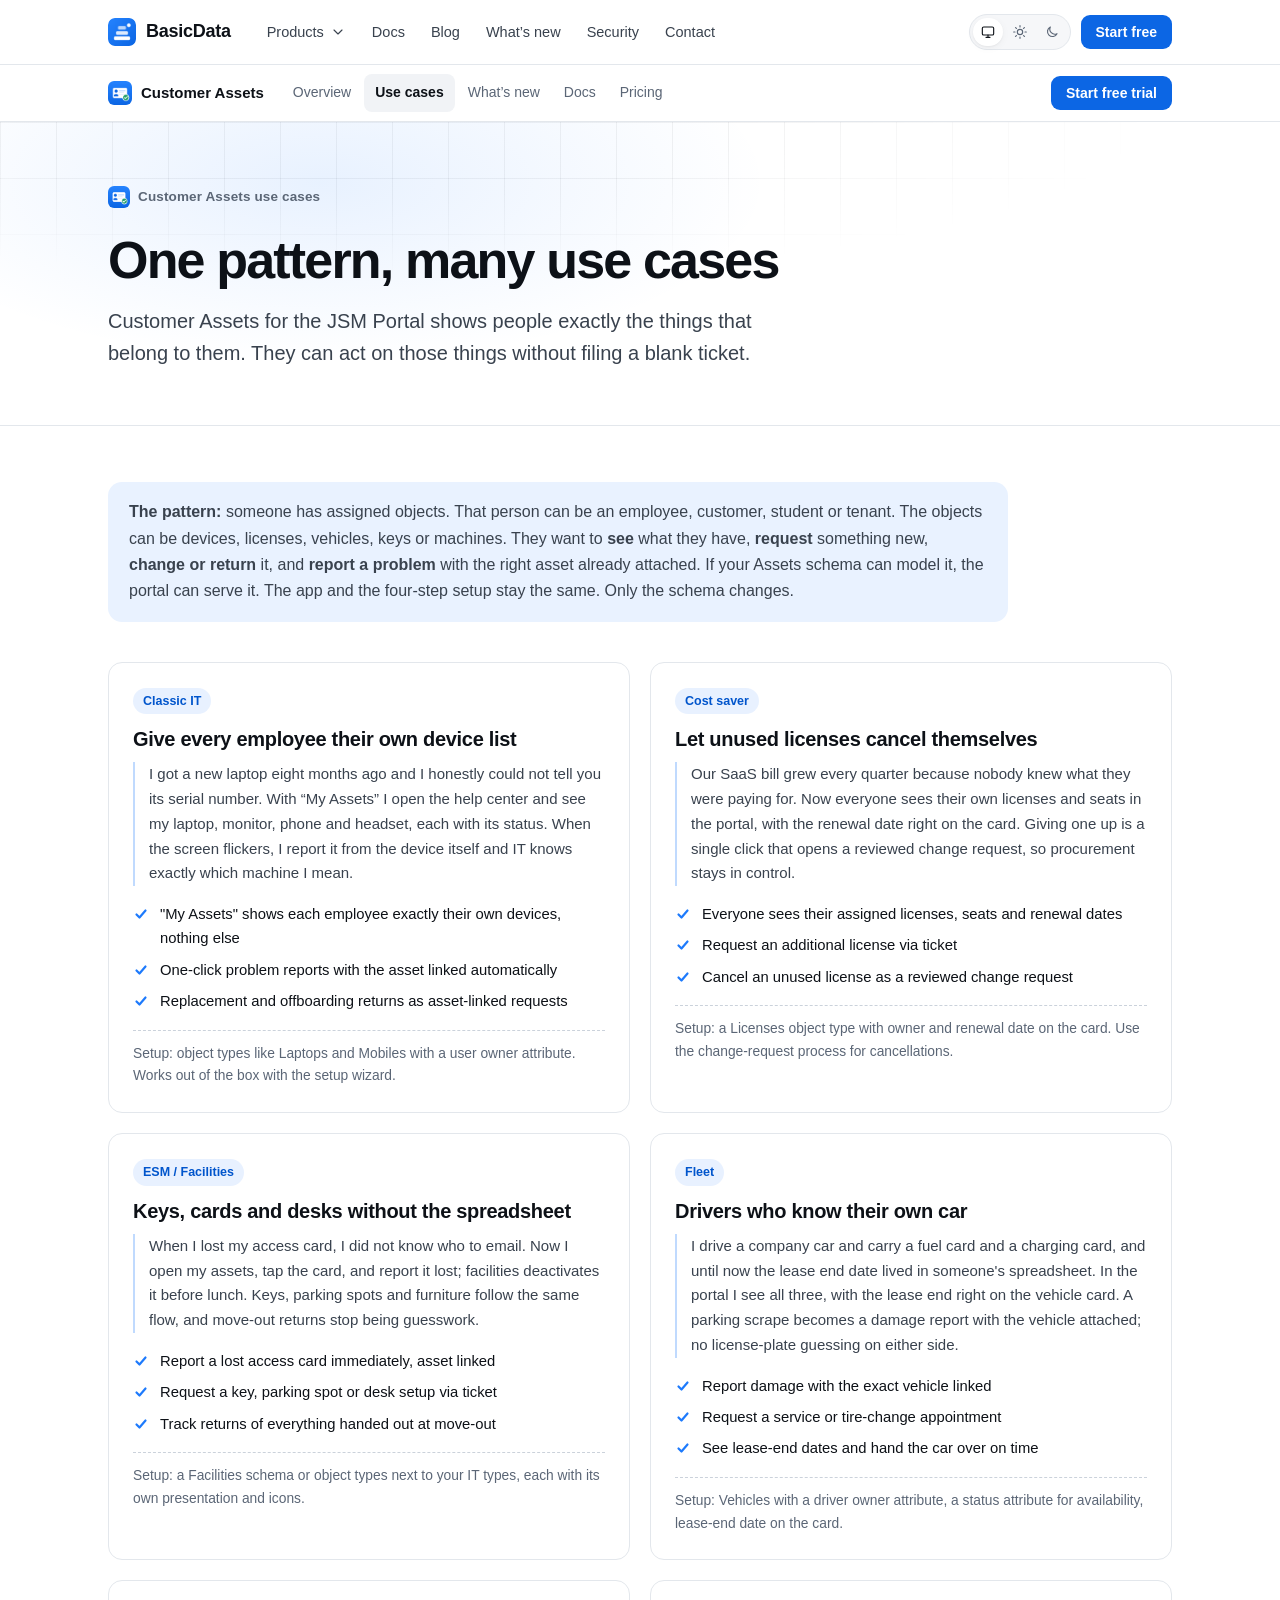
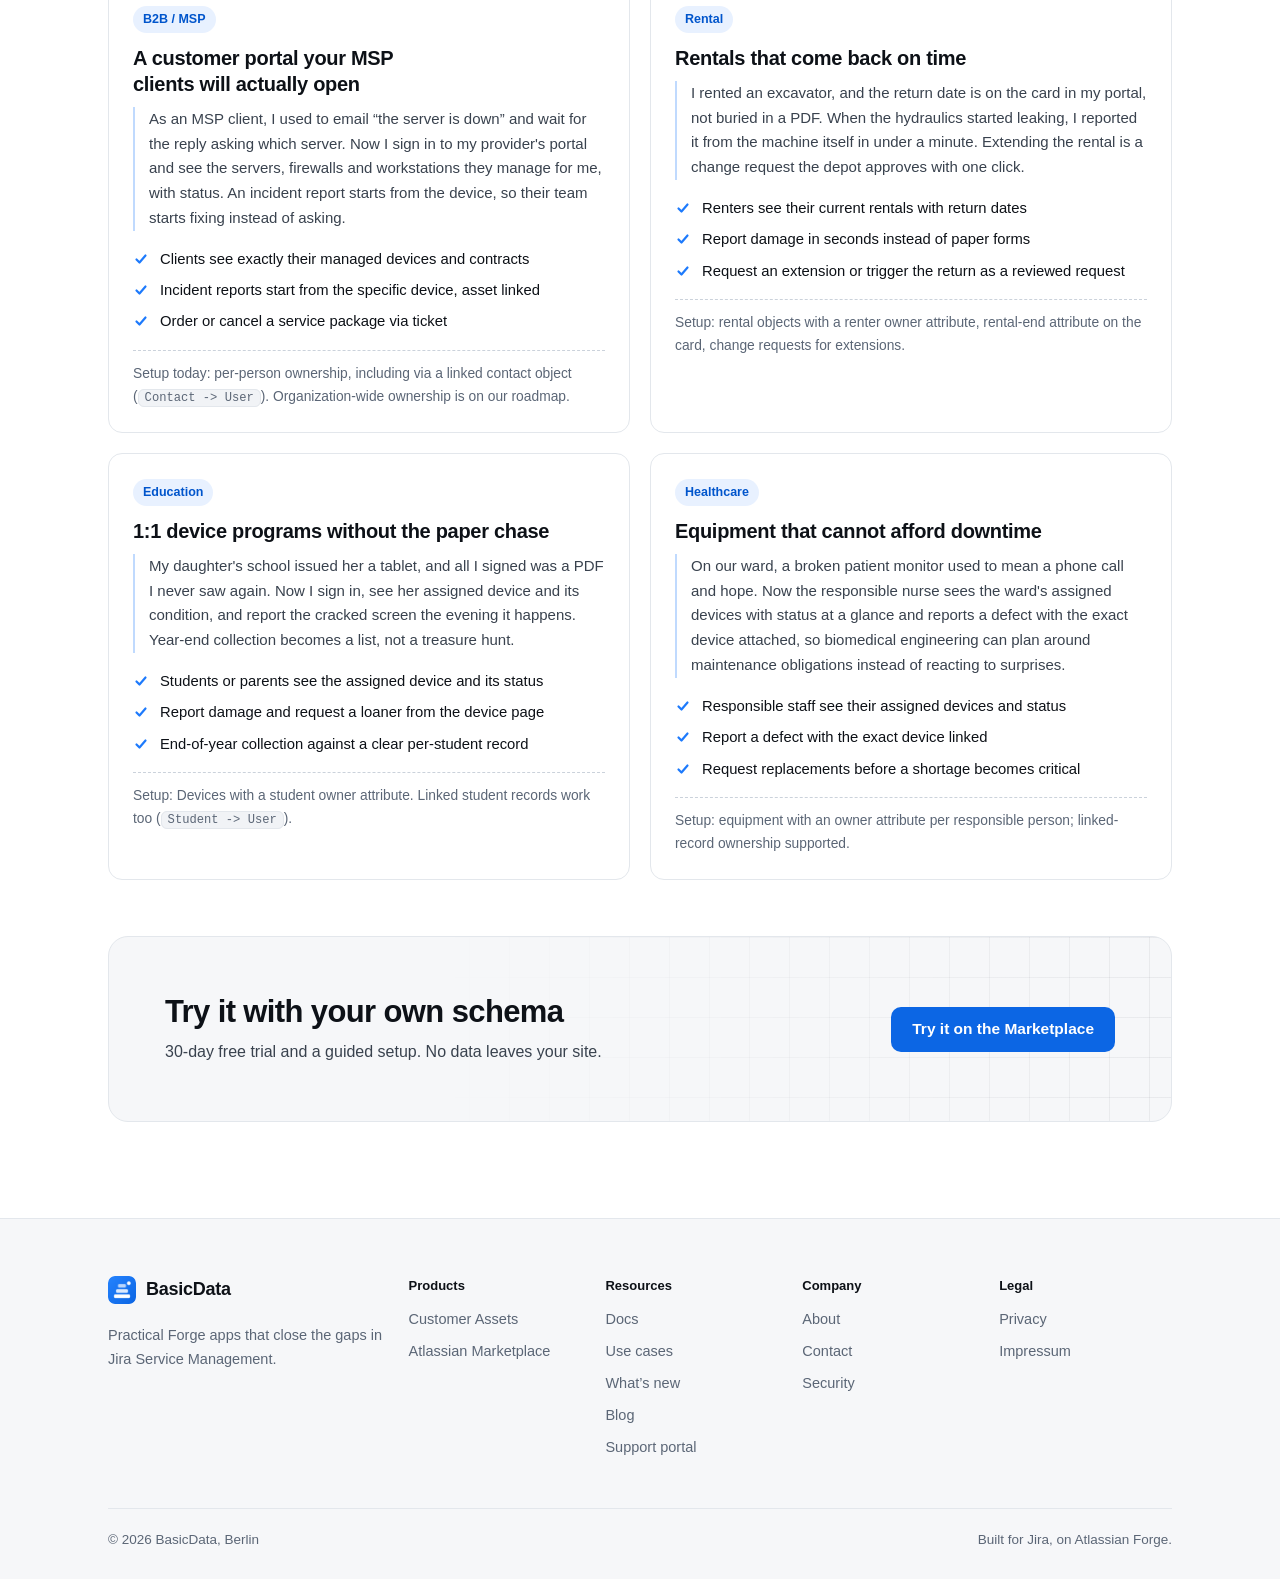
<file: customer-assets/use-cases/index.html>
<!doctype html>
<html lang="en" class="has-subnav">
<head>
<meta charset="utf-8">
<meta name="viewport" content="width=device-width, initial-scale=1">
<title>Use cases · Customer Assets for the JSM Portal | BasicData</title>
<meta name="description" content="Asset self-service use cases for the Jira Service Management portal: IT equipment, software licenses, fleet, facilities, MSP customer portals, rental, education and healthcare.">
<link rel="canonical" href="https://basicdata.net/customer-assets/use-cases/">
<meta name="color-scheme" content="light dark">
<meta name="theme-color" media="(prefers-color-scheme: light)" content="#ffffff">
<meta name="theme-color" media="(prefers-color-scheme: dark)" content="#0b0d10">
<link rel="icon" type="image/svg+xml" href="/basicdata-logo.svg">
<link rel="icon" type="image/png" sizes="512x512" href="/logo-512.png">
<link rel="apple-touch-icon" href="/logo-512.png">
<meta property="og:site_name" content="BasicData">
<meta property="og:title" content="Use cases · Customer Assets for the JSM Portal | BasicData">
<meta property="og:description" content="Asset self-service use cases for the Jira Service Management portal: IT equipment, software licenses, fleet, facilities, MSP customer portals, rental, education and healthcare.">
<meta property="og:url" content="https://basicdata.net/customer-assets/use-cases/">
<meta property="og:type" content="website">
<meta property="og:image" content="https://basicdata.net/logo-512.png">
<meta name="twitter:card" content="summary">
<script>try{var t=localStorage.getItem('bd-theme');if(t==='light'||t==='dark')document.documentElement.setAttribute('data-theme',t)}catch(e){}</script>
<link rel="stylesheet" href="/assets/site.css">
<script src="/assets/site.js" defer></script>
</head>
<body>
<a class="skip-link" href="#main">Skip to content</a>
<header class="site-header">
  <div class="wrap header-inner">
    <a class="brand" href="/" aria-label="BasicData home"><img src="/logo-512.png" alt="" width="28" height="28"><span>BasicData</span></a>
    <button class="menu-toggle" type="button" aria-expanded="false" aria-controls="site-nav" aria-label="Open menu"><svg width="22" height="22" viewBox="0 0 24 24" fill="none" stroke="currentColor" stroke-width="1.7" stroke-linecap="round" stroke-linejoin="round" aria-hidden="true" focusable="false"><path d="M4 7h16M4 12h16M4 17h16"/></svg></button>
    <div class="site-nav" id="site-nav">
      <nav aria-label="Main">
        <ul class="nav-list">
          <li class="has-dd">
            <button class="dd-toggle" type="button" aria-expanded="false" aria-controls="dd-products">Products <svg width="16" height="16" viewBox="0 0 24 24" fill="none" stroke="currentColor" stroke-width="1.7" stroke-linecap="round" stroke-linejoin="round" aria-hidden="true" focusable="false"><path d="M6 9l6 6 6-6"/></svg></button>
            <div class="dd-panel" id="dd-products" hidden>
              <div class="dd-label">Apps for Jira Service Management</div>
              <a class="dd-item" href="/customer-assets/"><img src="/app-icon-512.png" alt="" width="40" height="40"><span><strong>Customer Assets for the JSM Portal</strong><span>Customers see, update and report their own assets in the Jira Service Management portal.</span></span></a>
              <div class="dd-foot">More apps are in the works.</div>
            </div>
          </li>
          <li><a href="/customer-assets/docs/">Docs</a></li>
          <li><a href="/blog/">Blog</a></li>
          <li><a href="/customer-assets/whats-new/">What&rsquo;s new</a></li>
          <li><a href="/security.html">Security</a></li>
          <li><a href="/contact.html">Contact</a></li>
        </ul>
      </nav>
      <div class="nav-tools">
        <div class="theme-switch" role="group" aria-label="Color theme">
          <button type="button" data-theme-set="system" aria-pressed="true" title="System theme"><span class="visually-hidden">System</span><svg width="16" height="16" viewBox="0 0 24 24" fill="none" stroke="currentColor" stroke-width="1.7" stroke-linecap="round" stroke-linejoin="round" aria-hidden="true" focusable="false"><rect x="3.5" y="4.5" width="17" height="12" rx="2"/><path d="M9 20h6M12 16.5V20"/></svg></button>
          <button type="button" data-theme-set="light" aria-pressed="false" title="Light theme"><span class="visually-hidden">Light</span><svg width="16" height="16" viewBox="0 0 24 24" fill="none" stroke="currentColor" stroke-width="1.7" stroke-linecap="round" stroke-linejoin="round" aria-hidden="true" focusable="false"><circle cx="12" cy="12" r="4"/><path d="M12 2.5v2M12 19.5v2M2.5 12h2M19.5 12h2M5.3 5.3l1.4 1.4M17.3 17.3l1.4 1.4M5.3 18.7l1.4-1.4M17.3 6.7l1.4-1.4"/></svg></button>
          <button type="button" data-theme-set="dark" aria-pressed="false" title="Dark theme"><span class="visually-hidden">Dark</span><svg width="16" height="16" viewBox="0 0 24 24" fill="none" stroke="currentColor" stroke-width="1.7" stroke-linecap="round" stroke-linejoin="round" aria-hidden="true" focusable="false"><path d="M19.5 14.5A7.5 7.5 0 0 1 9.5 4.5a7.5 7.5 0 1 0 10 10z"/></svg></button>
        </div>
        <a class="btn btn-sm" href="https://marketplace.atlassian.com/apps/3678048516">Start free</a>
      </div>
    </div>
  </div>
</header>
<div class="subnav p-ca">
  <div class="wrap subnav-inner">
    <a class="subnav-brand" href="/customer-assets/"><img src="/app-icon-512.png" alt="" width="24" height="24"><span>Customer Assets</span></a>
    <nav class="subnav-links" aria-label="Customer Assets"><a href="/customer-assets/">Overview</a><a href="/customer-assets/use-cases/" aria-current="page">Use cases</a><a href="/customer-assets/whats-new/">What&rsquo;s new</a><a href="/customer-assets/docs/">Docs</a><a href="https://marketplace.atlassian.com/apps/3678048516?tab=pricing">Pricing</a></nav>
    <a class="btn btn-sm" href="https://marketplace.atlassian.com/apps/3678048516">Start free trial</a>
  </div>
</div>
<main id="main" tabindex="-1">
<section class="hero page-hero p-hero p-ca" aria-labelledby="uc-h">
  <div class="wrap">
    <span class="eyebrow"><img src="/app-icon-512.png" alt="" width="22" height="22">Customer Assets use cases</span>
    <h1 id="uc-h">One pattern, many use&nbsp;cases</h1>
    <p class="lead">Customer Assets for the JSM Portal shows people exactly the things that belong to them. They can act on those things without filing a blank ticket.</p>
  </div>
</section>
<section class="section-tight p-ca" aria-label="Use cases">
  <div class="wrap">
    <div class="callout note pattern"><strong>The pattern:</strong> someone has assigned objects. That person can be an employee, customer, student or tenant. The objects can be devices, licenses, vehicles, keys or machines. They want to <strong>see</strong> what they have, <strong>request</strong> something new, <strong>change or return</strong> it, and <strong>report a problem</strong> with the right asset already attached. If your Assets schema can model it, the portal can serve it. The app and the four-step setup stay the same. Only the schema changes.</div>
    <div class="uc-grid">
    <article class="card uc" id="it" aria-labelledby="it-h"><span class="pill">Classic IT</span><h2 id="it-h">Give every employee their own device list</h2><p class="story">I got a new laptop eight months ago and I honestly could not tell you its serial number. With “My Assets” I open the help center and see my laptop, monitor, phone and headset, each with its status. When the screen flickers, I report it from the device itself and IT knows exactly which machine I mean.</p><ul><li>"My Assets" shows each employee exactly their own devices, nothing else</li><li>One-click problem reports with the asset linked automatically</li><li>Replacement and offboarding returns as asset-linked requests</li></ul><p class="setup">Setup: object types like Laptops and Mobiles with a user owner attribute. Works out of the box with the setup wizard.</p></article>

    <article class="card uc" id="licenses" aria-labelledby="licenses-h"><span class="pill">Cost saver</span><h2 id="licenses-h">Let unused licenses cancel themselves</h2><p class="story">Our SaaS bill grew every quarter because nobody knew what they were paying for. Now everyone sees their own licenses and seats in the portal, with the renewal date right on the card. Giving one up is a single click that opens a reviewed change request, so procurement stays in control.</p><ul><li>Everyone sees their assigned licenses, seats and renewal dates</li><li>Request an additional license via ticket</li><li>Cancel an unused license as a reviewed change request</li></ul><p class="setup">Setup: a Licenses object type with owner and renewal date on the card. Use the change-request process for cancellations.</p></article>

    <article class="card uc" id="facilities" aria-labelledby="facilities-h"><span class="pill">ESM / Facilities</span><h2 id="facilities-h">Keys, cards and desks without the spreadsheet</h2><p class="story">When I lost my access card, I did not know who to email. Now I open my assets, tap the card, and report it lost; facilities deactivates it before lunch. Keys, parking spots and furniture follow the same flow, and move-out returns stop being guesswork.</p><ul><li>Report a lost access card immediately, asset linked</li><li>Request a key, parking spot or desk setup via ticket</li><li>Track returns of everything handed out at move-out</li></ul><p class="setup">Setup: a Facilities schema or object types next to your IT types, each with its own presentation and icons.</p></article>

    <article class="card uc" id="fleet" aria-labelledby="fleet-h"><span class="pill">Fleet</span><h2 id="fleet-h">Drivers who know their own car</h2><p class="story">I drive a company car and carry a fuel card and a charging card, and until now the lease end date lived in someone's spreadsheet. In the portal I see all three, with the lease end right on the vehicle card. A parking scrape becomes a damage report with the vehicle attached; no license-plate guessing on either side.</p><ul><li>Report damage with the exact vehicle linked</li><li>Request a service or tire-change appointment</li><li>See lease-end dates and hand the car over on time</li></ul><p class="setup">Setup: Vehicles with a driver owner attribute, a status attribute for availability, lease-end date on the card.</p></article>

    <article class="card uc" id="msp" aria-labelledby="msp-h"><span class="pill">B2B / MSP</span><h2 id="msp-h">A customer portal your MSP clients will actually open</h2><p class="story">As an MSP client, I used to email “the server is down” and wait for the reply asking which server. Now I sign in to my provider's portal and see the servers, firewalls and workstations they manage for me, with status. An incident report starts from the device, so their team starts fixing instead of asking.</p><ul><li>Clients see exactly their managed devices and contracts</li><li>Incident reports start from the specific device, asset linked</li><li>Order or cancel a service package via ticket</li></ul><p class="setup">Setup today: per-person ownership, including via a linked contact object (<code>Contact -&gt; User</code>). Organization-wide ownership is on our roadmap.</p></article>

    <article class="card uc" id="rental" aria-labelledby="rental-h"><span class="pill">Rental</span><h2 id="rental-h">Rentals that come back on time</h2><p class="story">I rented an excavator, and the return date is on the card in my portal, not buried in a PDF. When the hydraulics started leaking, I reported it from the machine itself in under a minute. Extending the rental is a change request the depot approves with one click.</p><ul><li>Renters see their current rentals with return dates</li><li>Report damage in seconds instead of paper forms</li><li>Request an extension or trigger the return as a reviewed request</li></ul><p class="setup">Setup: rental objects with a renter owner attribute, rental-end attribute on the card, change requests for extensions.</p></article>

    <article class="card uc" id="education" aria-labelledby="education-h"><span class="pill">Education</span><h2 id="education-h">1:1 device programs without the paper chase</h2><p class="story">My daughter's school issued her a tablet, and all I signed was a PDF I never saw again. Now I sign in, see her assigned device and its condition, and report the cracked screen the evening it happens. Year-end collection becomes a list, not a treasure hunt.</p><ul><li>Students or parents see the assigned device and its status</li><li>Report damage and request a loaner from the device page</li><li>End-of-year collection against a clear per-student record</li></ul><p class="setup">Setup: Devices with a student owner attribute. Linked student records work too (<code>Student -&gt; User</code>).</p></article>

    <article class="card uc" id="healthcare" aria-labelledby="healthcare-h"><span class="pill">Healthcare</span><h2 id="healthcare-h">Equipment that cannot afford downtime</h2><p class="story">On our ward, a broken patient monitor used to mean a phone call and hope. Now the responsible nurse sees the ward's assigned devices with status at a glance and reports a defect with the exact device attached, so biomedical engineering can plan around maintenance obligations instead of reacting to surprises.</p><ul><li>Responsible staff see their assigned devices and status</li><li>Report a defect with the exact device linked</li><li>Request replacements before a shortage becomes critical</li></ul><p class="setup">Setup: equipment with an owner attribute per responsible person; linked-record ownership supported.</p></article>
    </div>
    <div class="cta" style="margin-top:56px">
      <div><h2>Try it with your own schema</h2><p>30-day free trial and a guided setup. No data leaves your site.</p></div>
      <div class="btn-row"><a class="btn" href="https://marketplace.atlassian.com/apps/3678048516">Try it on the Marketplace</a></div>
    </div>
  </div>
</section>
</main>
<footer class="site-footer">
  <div class="wrap">
    <div class="footer-grid">
      <div class="footer-brand">
        <a class="brand" href="/"><img src="/logo-512.png" alt="" width="28" height="28"><span>BasicData</span></a>
        <p>Practical Forge apps that close the gaps in Jira Service Management.</p>
      </div>
      <div class="footer-col"><h2>Products</h2><ul>
        <li><a href="/customer-assets/">Customer Assets</a></li>
        <li><a href="https://marketplace.atlassian.com/apps/3678048516">Atlassian Marketplace</a></li>
      </ul></div>
      <div class="footer-col"><h2>Resources</h2><ul>
        <li><a href="/customer-assets/docs/">Docs</a></li>
        <li><a href="/customer-assets/use-cases/">Use cases</a></li>
        <li><a href="/customer-assets/whats-new/">What&rsquo;s new</a></li>
        <li><a href="/blog/">Blog</a></li>
        <li><a href="https://basicdata.atlassian.net/servicedesk/customer/portal/3">Support portal</a></li>
      </ul></div>
      <div class="footer-col"><h2>Company</h2><ul>
        <li><a href="/#about">About</a></li>
        <li><a href="/contact.html">Contact</a></li>
        <li><a href="/security.html">Security</a></li>
      </ul></div>
      <div class="footer-col"><h2>Legal</h2><ul>
        <li><a href="/privacy.html">Privacy</a></li>
        <li><a href="/impressum.html">Impressum</a></li>
      </ul></div>
    </div>
    <div class="footer-bottom">
      <span>&copy; 2026 BasicData, Berlin</span>
      <span>Built for Jira, on Atlassian Forge.</span>
    </div>
  </div>
</footer>
</body>
</html>
</file>
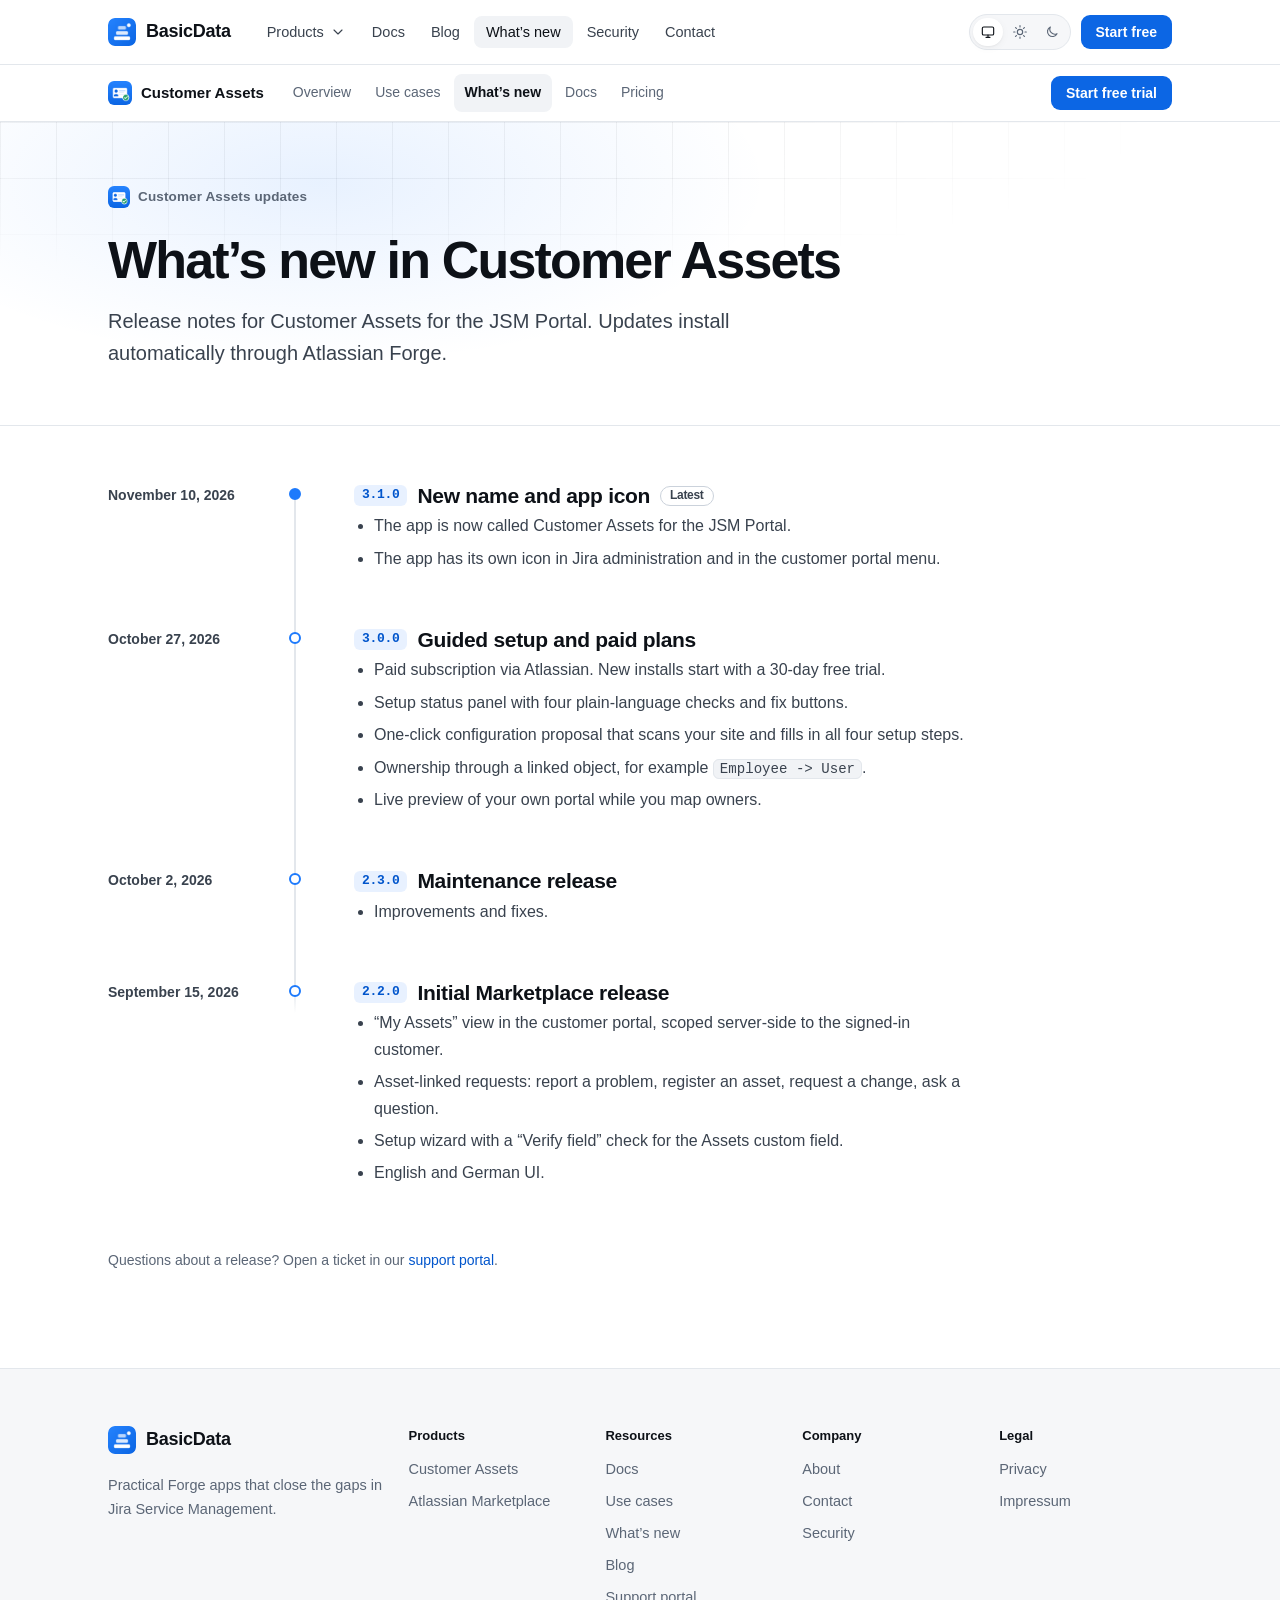
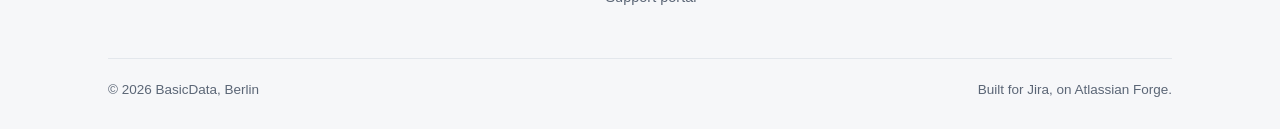
<file: customer-assets/whats-new/index.html>
<!doctype html>
<html lang="en" class="has-subnav">
<head>
<meta charset="utf-8">
<meta name="viewport" content="width=device-width, initial-scale=1">
<title>What’s new · Customer Assets for the JSM Portal | BasicData</title>
<meta name="description" content="Release notes and version history for Customer Assets for the JSM Portal.">
<link rel="canonical" href="https://basicdata.net/customer-assets/whats-new/">
<meta name="color-scheme" content="light dark">
<meta name="theme-color" media="(prefers-color-scheme: light)" content="#ffffff">
<meta name="theme-color" media="(prefers-color-scheme: dark)" content="#0b0d10">
<link rel="icon" type="image/svg+xml" href="/basicdata-logo.svg">
<link rel="icon" type="image/png" sizes="512x512" href="/logo-512.png">
<link rel="apple-touch-icon" href="/logo-512.png">
<meta property="og:site_name" content="BasicData">
<meta property="og:title" content="What’s new · Customer Assets for the JSM Portal | BasicData">
<meta property="og:description" content="Release notes and version history for Customer Assets for the JSM Portal.">
<meta property="og:url" content="https://basicdata.net/customer-assets/whats-new/">
<meta property="og:type" content="website">
<meta property="og:image" content="https://basicdata.net/logo-512.png">
<meta name="twitter:card" content="summary">
<script>try{var t=localStorage.getItem('bd-theme');if(t==='light'||t==='dark')document.documentElement.setAttribute('data-theme',t)}catch(e){}</script>
<link rel="stylesheet" href="/assets/site.css">
<script src="/assets/site.js" defer></script>
</head>
<body>
<a class="skip-link" href="#main">Skip to content</a>
<header class="site-header">
  <div class="wrap header-inner">
    <a class="brand" href="/" aria-label="BasicData home"><img src="/logo-512.png" alt="" width="28" height="28"><span>BasicData</span></a>
    <button class="menu-toggle" type="button" aria-expanded="false" aria-controls="site-nav" aria-label="Open menu"><svg width="22" height="22" viewBox="0 0 24 24" fill="none" stroke="currentColor" stroke-width="1.7" stroke-linecap="round" stroke-linejoin="round" aria-hidden="true" focusable="false"><path d="M4 7h16M4 12h16M4 17h16"/></svg></button>
    <div class="site-nav" id="site-nav">
      <nav aria-label="Main">
        <ul class="nav-list">
          <li class="has-dd">
            <button class="dd-toggle" type="button" aria-expanded="false" aria-controls="dd-products">Products <svg width="16" height="16" viewBox="0 0 24 24" fill="none" stroke="currentColor" stroke-width="1.7" stroke-linecap="round" stroke-linejoin="round" aria-hidden="true" focusable="false"><path d="M6 9l6 6 6-6"/></svg></button>
            <div class="dd-panel" id="dd-products" hidden>
              <div class="dd-label">Apps for Jira Service Management</div>
              <a class="dd-item" href="/customer-assets/"><img src="/app-icon-512.png" alt="" width="40" height="40"><span><strong>Customer Assets for the JSM Portal</strong><span>Customers see, update and report their own assets in the Jira Service Management portal.</span></span></a>
              <div class="dd-foot">More apps are in the works.</div>
            </div>
          </li>
          <li><a href="/customer-assets/docs/">Docs</a></li>
          <li><a href="/blog/">Blog</a></li>
          <li><a href="/customer-assets/whats-new/" aria-current="page">What&rsquo;s new</a></li>
          <li><a href="/security.html">Security</a></li>
          <li><a href="/contact.html">Contact</a></li>
        </ul>
      </nav>
      <div class="nav-tools">
        <div class="theme-switch" role="group" aria-label="Color theme">
          <button type="button" data-theme-set="system" aria-pressed="true" title="System theme"><span class="visually-hidden">System</span><svg width="16" height="16" viewBox="0 0 24 24" fill="none" stroke="currentColor" stroke-width="1.7" stroke-linecap="round" stroke-linejoin="round" aria-hidden="true" focusable="false"><rect x="3.5" y="4.5" width="17" height="12" rx="2"/><path d="M9 20h6M12 16.5V20"/></svg></button>
          <button type="button" data-theme-set="light" aria-pressed="false" title="Light theme"><span class="visually-hidden">Light</span><svg width="16" height="16" viewBox="0 0 24 24" fill="none" stroke="currentColor" stroke-width="1.7" stroke-linecap="round" stroke-linejoin="round" aria-hidden="true" focusable="false"><circle cx="12" cy="12" r="4"/><path d="M12 2.5v2M12 19.5v2M2.5 12h2M19.5 12h2M5.3 5.3l1.4 1.4M17.3 17.3l1.4 1.4M5.3 18.7l1.4-1.4M17.3 6.7l1.4-1.4"/></svg></button>
          <button type="button" data-theme-set="dark" aria-pressed="false" title="Dark theme"><span class="visually-hidden">Dark</span><svg width="16" height="16" viewBox="0 0 24 24" fill="none" stroke="currentColor" stroke-width="1.7" stroke-linecap="round" stroke-linejoin="round" aria-hidden="true" focusable="false"><path d="M19.5 14.5A7.5 7.5 0 0 1 9.5 4.5a7.5 7.5 0 1 0 10 10z"/></svg></button>
        </div>
        <a class="btn btn-sm" href="https://marketplace.atlassian.com/apps/3678048516">Start free</a>
      </div>
    </div>
  </div>
</header>
<div class="subnav p-ca">
  <div class="wrap subnav-inner">
    <a class="subnav-brand" href="/customer-assets/"><img src="/app-icon-512.png" alt="" width="24" height="24"><span>Customer Assets</span></a>
    <nav class="subnav-links" aria-label="Customer Assets"><a href="/customer-assets/">Overview</a><a href="/customer-assets/use-cases/">Use cases</a><a href="/customer-assets/whats-new/" aria-current="page">What&rsquo;s new</a><a href="/customer-assets/docs/">Docs</a><a href="https://marketplace.atlassian.com/apps/3678048516?tab=pricing">Pricing</a></nav>
    <a class="btn btn-sm" href="https://marketplace.atlassian.com/apps/3678048516">Start free trial</a>
  </div>
</div>
<main id="main" tabindex="-1">
<section class="hero page-hero p-hero p-ca" aria-labelledby="wn-h">
  <div class="wrap">
    <span class="eyebrow"><img src="/app-icon-512.png" alt="" width="22" height="22">Customer Assets updates</span>
    <h1 id="wn-h">What&rsquo;s new in Customer Assets</h1>
    <p class="lead">Release notes for Customer Assets for the JSM Portal. Updates install automatically through Atlassian Forge.</p>
  </div>
</section>
<section class="section-tight p-ca" aria-label="Releases">
  <div class="wrap">
    <ol class="timeline">
      <li class="release latest" id="v3-1-0">
        <div class="release-meta"><time datetime="2026-11-10">November 10, 2026</time></div>
        <div class="release-body">
          <h2><span class="ver">3.1.0</span> New name and app icon <span class="badge-latest">Latest</span></h2>
          <ul><li>The app is now called Customer Assets for the JSM Portal.</li><li>The app has its own icon in Jira administration and in the customer portal menu.</li></ul>
        </div>
      </li>
      <li class="release" id="v3-0-0">
        <div class="release-meta"><time datetime="2026-10-27">October 27, 2026</time></div>
        <div class="release-body">
          <h2><span class="ver">3.0.0</span> Guided setup and paid plans</h2>
          <ul><li>Paid subscription via Atlassian. New installs start with a 30-day free trial.</li><li>Setup status panel with four plain-language checks and fix buttons.</li><li>One-click configuration proposal that scans your site and fills in all four setup steps.</li><li>Ownership through a linked object, for example <code>Employee -&gt; User</code>.</li><li>Live preview of your own portal while you map owners.</li></ul>
        </div>
      </li>
      <li class="release" id="v2-3-0">
        <div class="release-meta"><time datetime="2026-10-02">October 2, 2026</time></div>
        <div class="release-body">
          <h2><span class="ver">2.3.0</span> Maintenance release</h2>
          <ul><li>Improvements and fixes.</li></ul>
        </div>
      </li>
      <li class="release" id="v2-2-0">
        <div class="release-meta"><time datetime="2026-09-15">September 15, 2026</time></div>
        <div class="release-body">
          <h2><span class="ver">2.2.0</span> Initial Marketplace release</h2>
          <ul><li>&ldquo;My Assets&rdquo; view in the customer portal, scoped server-side to the signed-in customer.</li><li>Asset-linked requests: report a problem, register an asset, request a change, ask a question.</li><li>Setup wizard with a &ldquo;Verify field&rdquo; check for the Assets custom field.</li><li>English and German UI.</li></ul>
        </div>
      </li>
    </ol>
    <p class="muted small" style="margin-top:8px">Questions about a release? Open a ticket in our <a href="https://basicdata.atlassian.net/servicedesk/customer/portal/3">support portal</a>.</p>
  </div>
</section>
</main>
<footer class="site-footer">
  <div class="wrap">
    <div class="footer-grid">
      <div class="footer-brand">
        <a class="brand" href="/"><img src="/logo-512.png" alt="" width="28" height="28"><span>BasicData</span></a>
        <p>Practical Forge apps that close the gaps in Jira Service Management.</p>
      </div>
      <div class="footer-col"><h2>Products</h2><ul>
        <li><a href="/customer-assets/">Customer Assets</a></li>
        <li><a href="https://marketplace.atlassian.com/apps/3678048516">Atlassian Marketplace</a></li>
      </ul></div>
      <div class="footer-col"><h2>Resources</h2><ul>
        <li><a href="/customer-assets/docs/">Docs</a></li>
        <li><a href="/customer-assets/use-cases/">Use cases</a></li>
        <li><a href="/customer-assets/whats-new/">What&rsquo;s new</a></li>
        <li><a href="/blog/">Blog</a></li>
        <li><a href="https://basicdata.atlassian.net/servicedesk/customer/portal/3">Support portal</a></li>
      </ul></div>
      <div class="footer-col"><h2>Company</h2><ul>
        <li><a href="/#about">About</a></li>
        <li><a href="/contact.html">Contact</a></li>
        <li><a href="/security.html">Security</a></li>
      </ul></div>
      <div class="footer-col"><h2>Legal</h2><ul>
        <li><a href="/privacy.html">Privacy</a></li>
        <li><a href="/impressum.html">Impressum</a></li>
      </ul></div>
    </div>
    <div class="footer-bottom">
      <span>&copy; 2026 BasicData, Berlin</span>
      <span>Built for Jira, on Atlassian Forge.</span>
    </div>
  </div>
</footer>
</body>
</html>
</file>
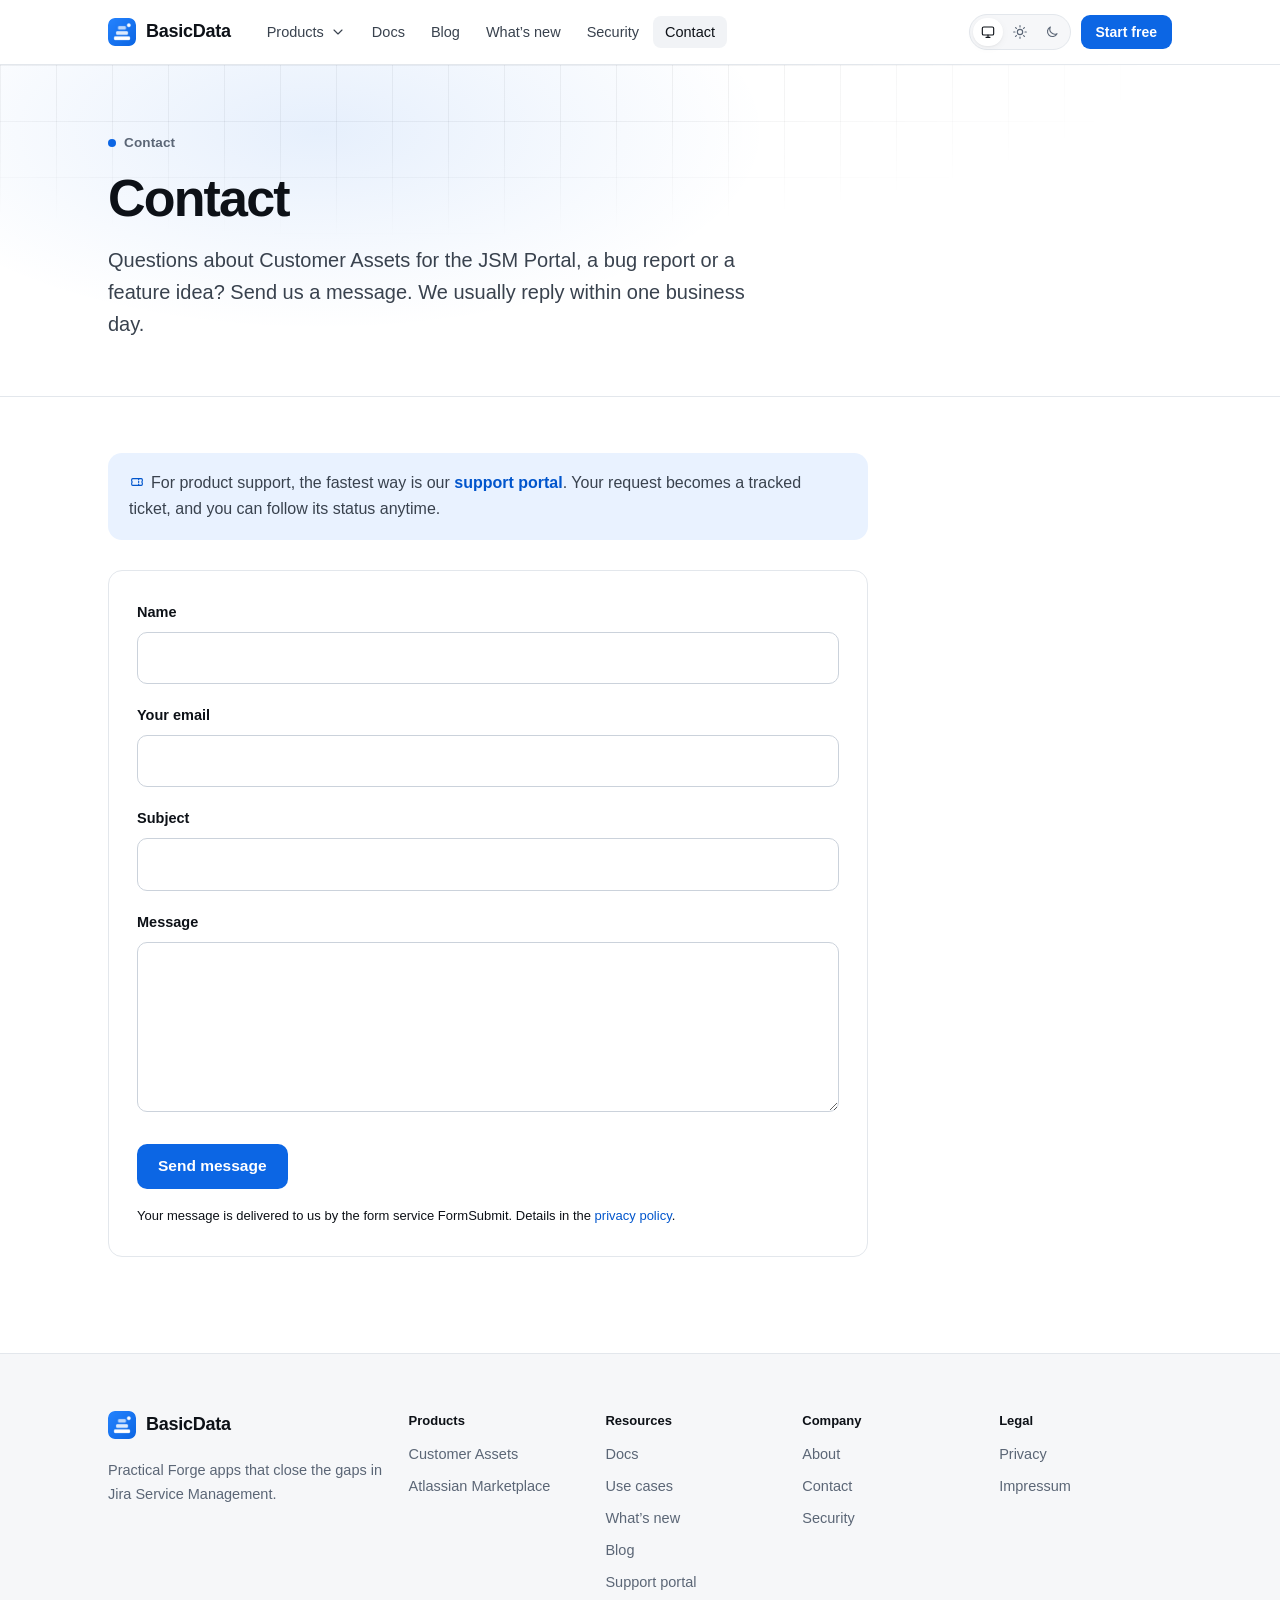
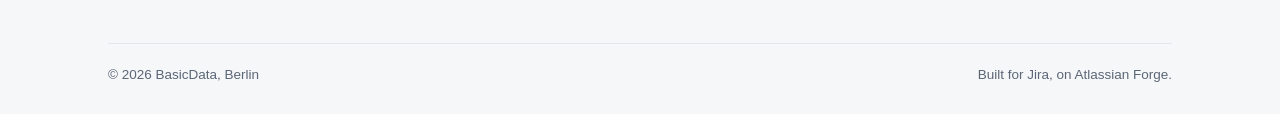
<file: contact.html>
<!doctype html>
<html lang="en">
<head>
<meta charset="utf-8">
<meta name="viewport" content="width=device-width, initial-scale=1">
<title>Contact | BasicData</title>
<meta name="description" content="Contact BasicData with questions, bug reports or feature ideas about Customer Assets for the JSM Portal. We usually reply within one business day.">
<link rel="canonical" href="https://basicdata.net/contact.html">
<meta name="color-scheme" content="light dark">
<meta name="theme-color" media="(prefers-color-scheme: light)" content="#ffffff">
<meta name="theme-color" media="(prefers-color-scheme: dark)" content="#0b0d10">
<link rel="icon" type="image/svg+xml" href="/basicdata-logo.svg">
<link rel="icon" type="image/png" sizes="512x512" href="/logo-512.png">
<link rel="apple-touch-icon" href="/logo-512.png">
<meta property="og:site_name" content="BasicData">
<meta property="og:title" content="Contact | BasicData">
<meta property="og:description" content="Contact BasicData with questions, bug reports or feature ideas about Customer Assets for the JSM Portal. We usually reply within one business day.">
<meta property="og:url" content="https://basicdata.net/contact.html">
<meta property="og:type" content="website">
<meta property="og:image" content="https://basicdata.net/logo-512.png">
<meta name="twitter:card" content="summary">
<script>try{var t=localStorage.getItem('bd-theme');if(t==='light'||t==='dark')document.documentElement.setAttribute('data-theme',t)}catch(e){}</script>
<link rel="stylesheet" href="/assets/site.css">
<script src="/assets/site.js" defer></script>
</head>
<body>
<a class="skip-link" href="#main">Skip to content</a>
<header class="site-header">
  <div class="wrap header-inner">
    <a class="brand" href="/" aria-label="BasicData home"><img src="/logo-512.png" alt="" width="28" height="28"><span>BasicData</span></a>
    <button class="menu-toggle" type="button" aria-expanded="false" aria-controls="site-nav" aria-label="Open menu"><svg width="22" height="22" viewBox="0 0 24 24" fill="none" stroke="currentColor" stroke-width="1.7" stroke-linecap="round" stroke-linejoin="round" aria-hidden="true" focusable="false"><path d="M4 7h16M4 12h16M4 17h16"/></svg></button>
    <div class="site-nav" id="site-nav">
      <nav aria-label="Main">
        <ul class="nav-list">
          <li class="has-dd">
            <button class="dd-toggle" type="button" aria-expanded="false" aria-controls="dd-products">Products <svg width="16" height="16" viewBox="0 0 24 24" fill="none" stroke="currentColor" stroke-width="1.7" stroke-linecap="round" stroke-linejoin="round" aria-hidden="true" focusable="false"><path d="M6 9l6 6 6-6"/></svg></button>
            <div class="dd-panel" id="dd-products" hidden>
              <div class="dd-label">Apps for Jira Service Management</div>
              <a class="dd-item" href="/customer-assets/"><img src="/app-icon-512.png" alt="" width="40" height="40"><span><strong>Customer Assets for the JSM Portal</strong><span>Customers see, update and report their own assets in the Jira Service Management portal.</span></span></a>
              <div class="dd-foot">More apps are in the works.</div>
            </div>
          </li>
          <li><a href="/customer-assets/docs/">Docs</a></li>
          <li><a href="/blog/">Blog</a></li>
          <li><a href="/customer-assets/whats-new/">What&rsquo;s new</a></li>
          <li><a href="/security.html">Security</a></li>
          <li><a href="/contact.html" aria-current="page">Contact</a></li>
        </ul>
      </nav>
      <div class="nav-tools">
        <div class="theme-switch" role="group" aria-label="Color theme">
          <button type="button" data-theme-set="system" aria-pressed="true" title="System theme"><span class="visually-hidden">System</span><svg width="16" height="16" viewBox="0 0 24 24" fill="none" stroke="currentColor" stroke-width="1.7" stroke-linecap="round" stroke-linejoin="round" aria-hidden="true" focusable="false"><rect x="3.5" y="4.5" width="17" height="12" rx="2"/><path d="M9 20h6M12 16.5V20"/></svg></button>
          <button type="button" data-theme-set="light" aria-pressed="false" title="Light theme"><span class="visually-hidden">Light</span><svg width="16" height="16" viewBox="0 0 24 24" fill="none" stroke="currentColor" stroke-width="1.7" stroke-linecap="round" stroke-linejoin="round" aria-hidden="true" focusable="false"><circle cx="12" cy="12" r="4"/><path d="M12 2.5v2M12 19.5v2M2.5 12h2M19.5 12h2M5.3 5.3l1.4 1.4M17.3 17.3l1.4 1.4M5.3 18.7l1.4-1.4M17.3 6.7l1.4-1.4"/></svg></button>
          <button type="button" data-theme-set="dark" aria-pressed="false" title="Dark theme"><span class="visually-hidden">Dark</span><svg width="16" height="16" viewBox="0 0 24 24" fill="none" stroke="currentColor" stroke-width="1.7" stroke-linecap="round" stroke-linejoin="round" aria-hidden="true" focusable="false"><path d="M19.5 14.5A7.5 7.5 0 0 1 9.5 4.5a7.5 7.5 0 1 0 10 10z"/></svg></button>
        </div>
        <a class="btn btn-sm" href="https://marketplace.atlassian.com/apps/3678048516">Start free</a>
      </div>
    </div>
  </div>
</header>
<main id="main" tabindex="-1">
<section class="hero page-hero" aria-labelledby="pg-h">
  <div class="wrap">
    <span class="eyebrow"><span class="dot" aria-hidden="true"></span>Contact</span>
    <h1 id="pg-h">Contact</h1>
    <p class="lead">Questions about Customer Assets for the JSM Portal, a bug report or a feature idea? Send us a message. We usually reply within one business day.</p>
  </div>
</section>
<section class="section-tight">
  <div class="wrap"><div style="max-width:760px">
  <div class="callout note" style="margin:0 0 30px"><span aria-hidden="true" class="callout-ico"><svg width="16" height="16" viewBox="0 0 24 24" fill="none" stroke="currentColor" stroke-width="1.7" stroke-linecap="round" stroke-linejoin="round" aria-hidden="true" focusable="false"><path d="M4 8.5A1.5 1.5 0 0 1 5.5 7h13A1.5 1.5 0 0 1 20 8.5v2a2 2 0 0 0 0 3v2a1.5 1.5 0 0 1-1.5 1.5h-13A1.5 1.5 0 0 1 4 15.5v-2a2 2 0 0 0 0-3z"/><path d="M14.5 7v10" stroke-dasharray="1.6 2.4"/></svg></span>For product support, the fastest way is our <a href="https://basicdata.atlassian.net/servicedesk/customer/portal/3"><strong>support portal</strong></a>. Your request becomes a tracked ticket, and you can follow its status anytime.</div>
  <form action="https://formsubmit.co/hello@basicdata.net" method="POST" class="card" style="padding:30px 28px">
    <input type="hidden" name="_subject" value="Contact form basicdata.net">
    <input type="hidden" name="_template" value="table">
    <input type="hidden" name="_next" value="https://basicdata.net/thanks.html">
    <input type="text" name="_honey" style="display:none" tabindex="-1" autocomplete="off">

    <label for="name" style="margin-top:0">Name</label>
    <input id="name" type="text" name="name" required>

    <label for="email">Your email</label>
    <input id="email" type="email" name="email" required>

    <label for="subject">Subject</label>
    <input id="subject" type="text" name="subject" required>

    <label for="message">Message</label>
    <textarea id="message" name="message" required></textarea>

    <button class="btn" type="submit" style="margin-top:24px">Send message</button>
    <p style="font-size:13px;color:var(--sub);margin-top:16px">Your message is delivered to us by the form service FormSubmit. Details in the <a href="/privacy.html">privacy policy</a>.</p>
  </form>
  </div></div>
</section>
</main>
<footer class="site-footer">
  <div class="wrap">
    <div class="footer-grid">
      <div class="footer-brand">
        <a class="brand" href="/"><img src="/logo-512.png" alt="" width="28" height="28"><span>BasicData</span></a>
        <p>Practical Forge apps that close the gaps in Jira Service Management.</p>
      </div>
      <div class="footer-col"><h2>Products</h2><ul>
        <li><a href="/customer-assets/">Customer Assets</a></li>
        <li><a href="https://marketplace.atlassian.com/apps/3678048516">Atlassian Marketplace</a></li>
      </ul></div>
      <div class="footer-col"><h2>Resources</h2><ul>
        <li><a href="/customer-assets/docs/">Docs</a></li>
        <li><a href="/customer-assets/use-cases/">Use cases</a></li>
        <li><a href="/customer-assets/whats-new/">What&rsquo;s new</a></li>
        <li><a href="/blog/">Blog</a></li>
        <li><a href="https://basicdata.atlassian.net/servicedesk/customer/portal/3">Support portal</a></li>
      </ul></div>
      <div class="footer-col"><h2>Company</h2><ul>
        <li><a href="/#about">About</a></li>
        <li><a href="/contact.html">Contact</a></li>
        <li><a href="/security.html">Security</a></li>
      </ul></div>
      <div class="footer-col"><h2>Legal</h2><ul>
        <li><a href="/privacy.html">Privacy</a></li>
        <li><a href="/impressum.html">Impressum</a></li>
      </ul></div>
    </div>
    <div class="footer-bottom">
      <span>&copy; 2026 BasicData, Berlin</span>
      <span>Built for Jira, on Atlassian Forge.</span>
    </div>
  </div>
</footer>
</body>
</html>
</file>
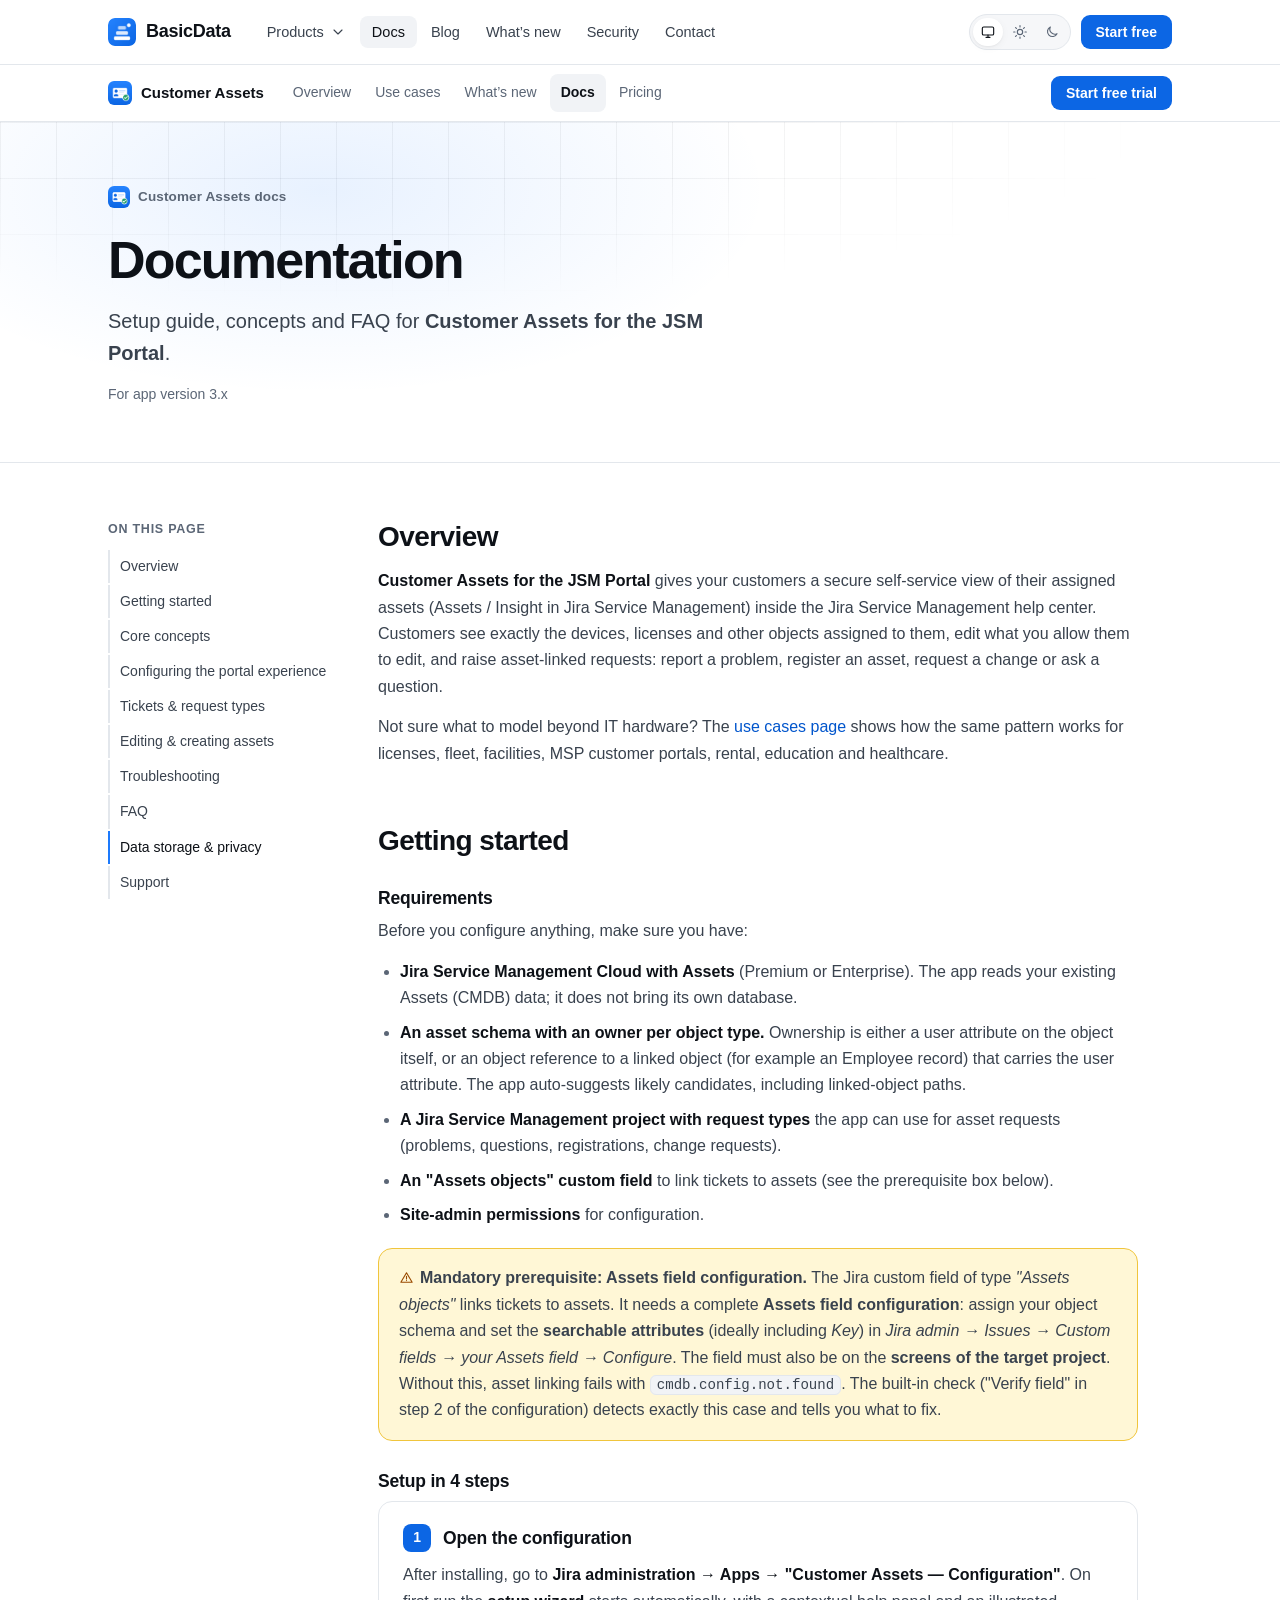
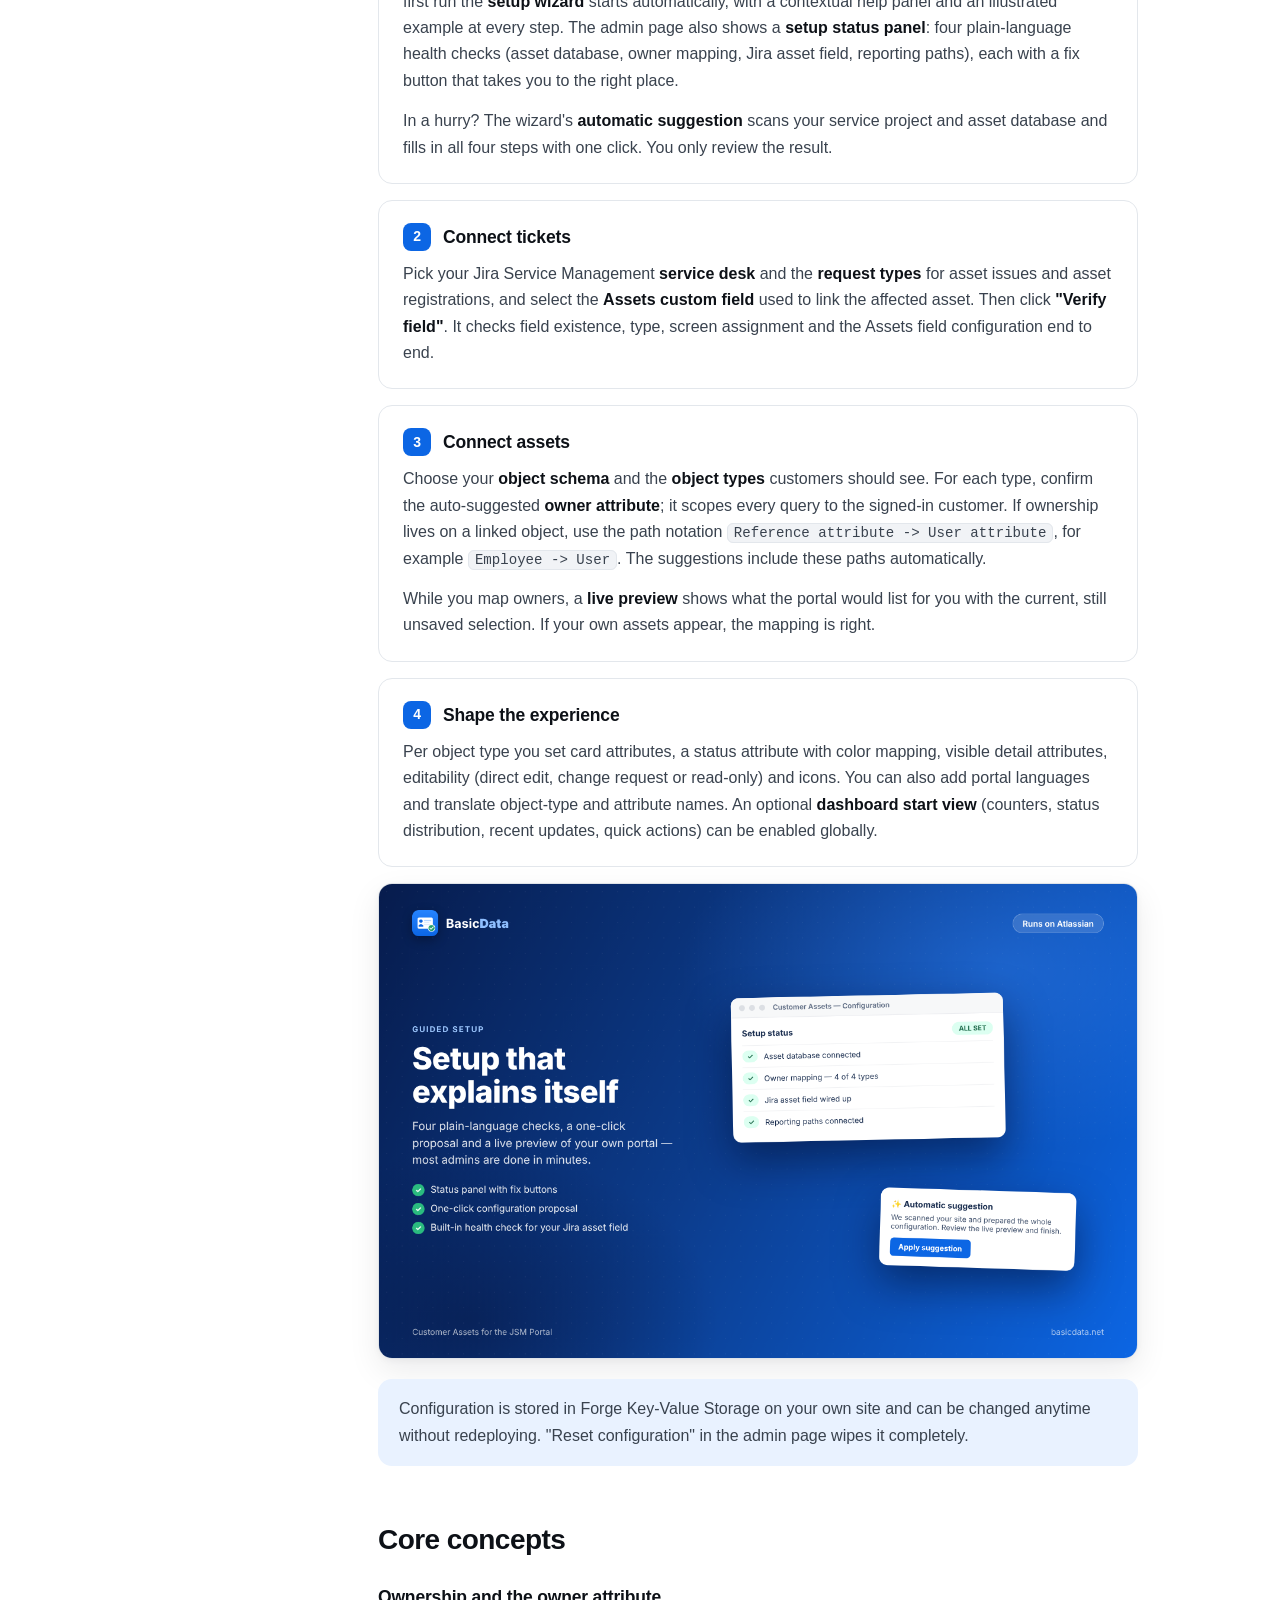
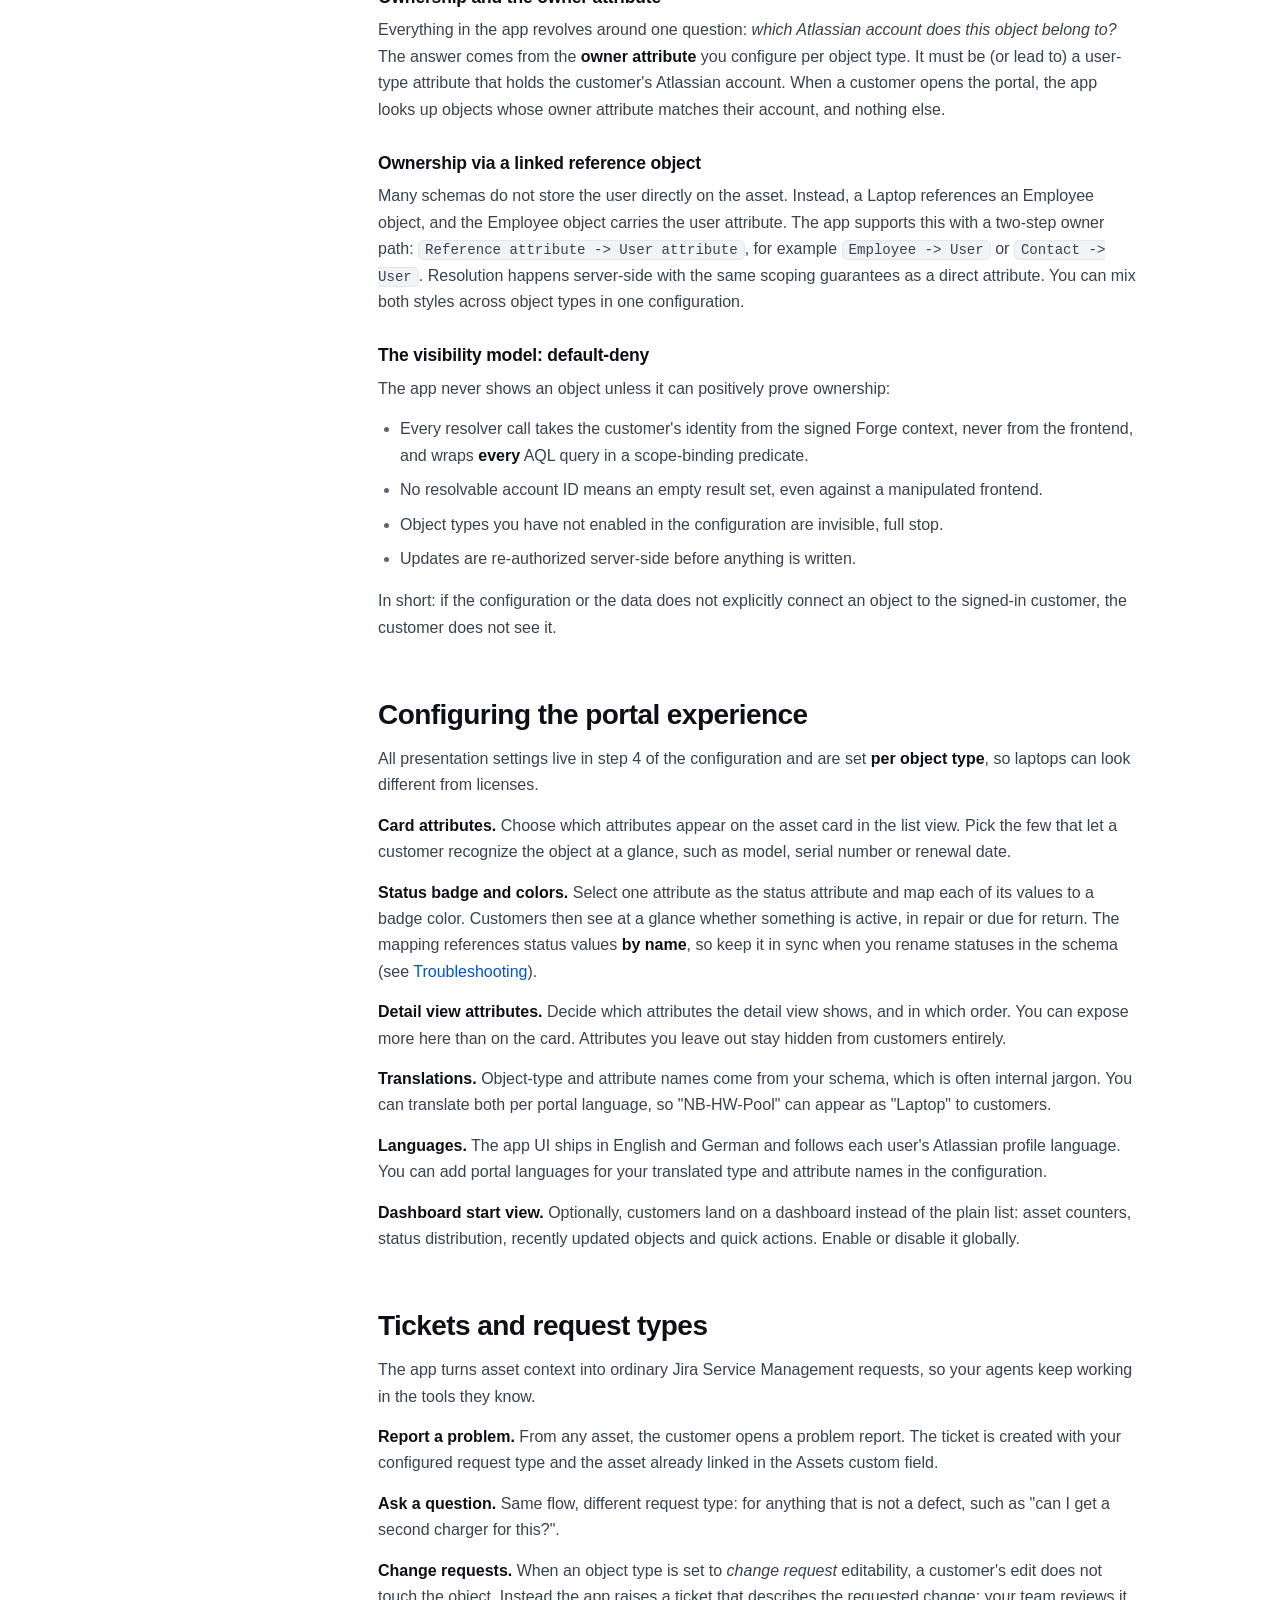
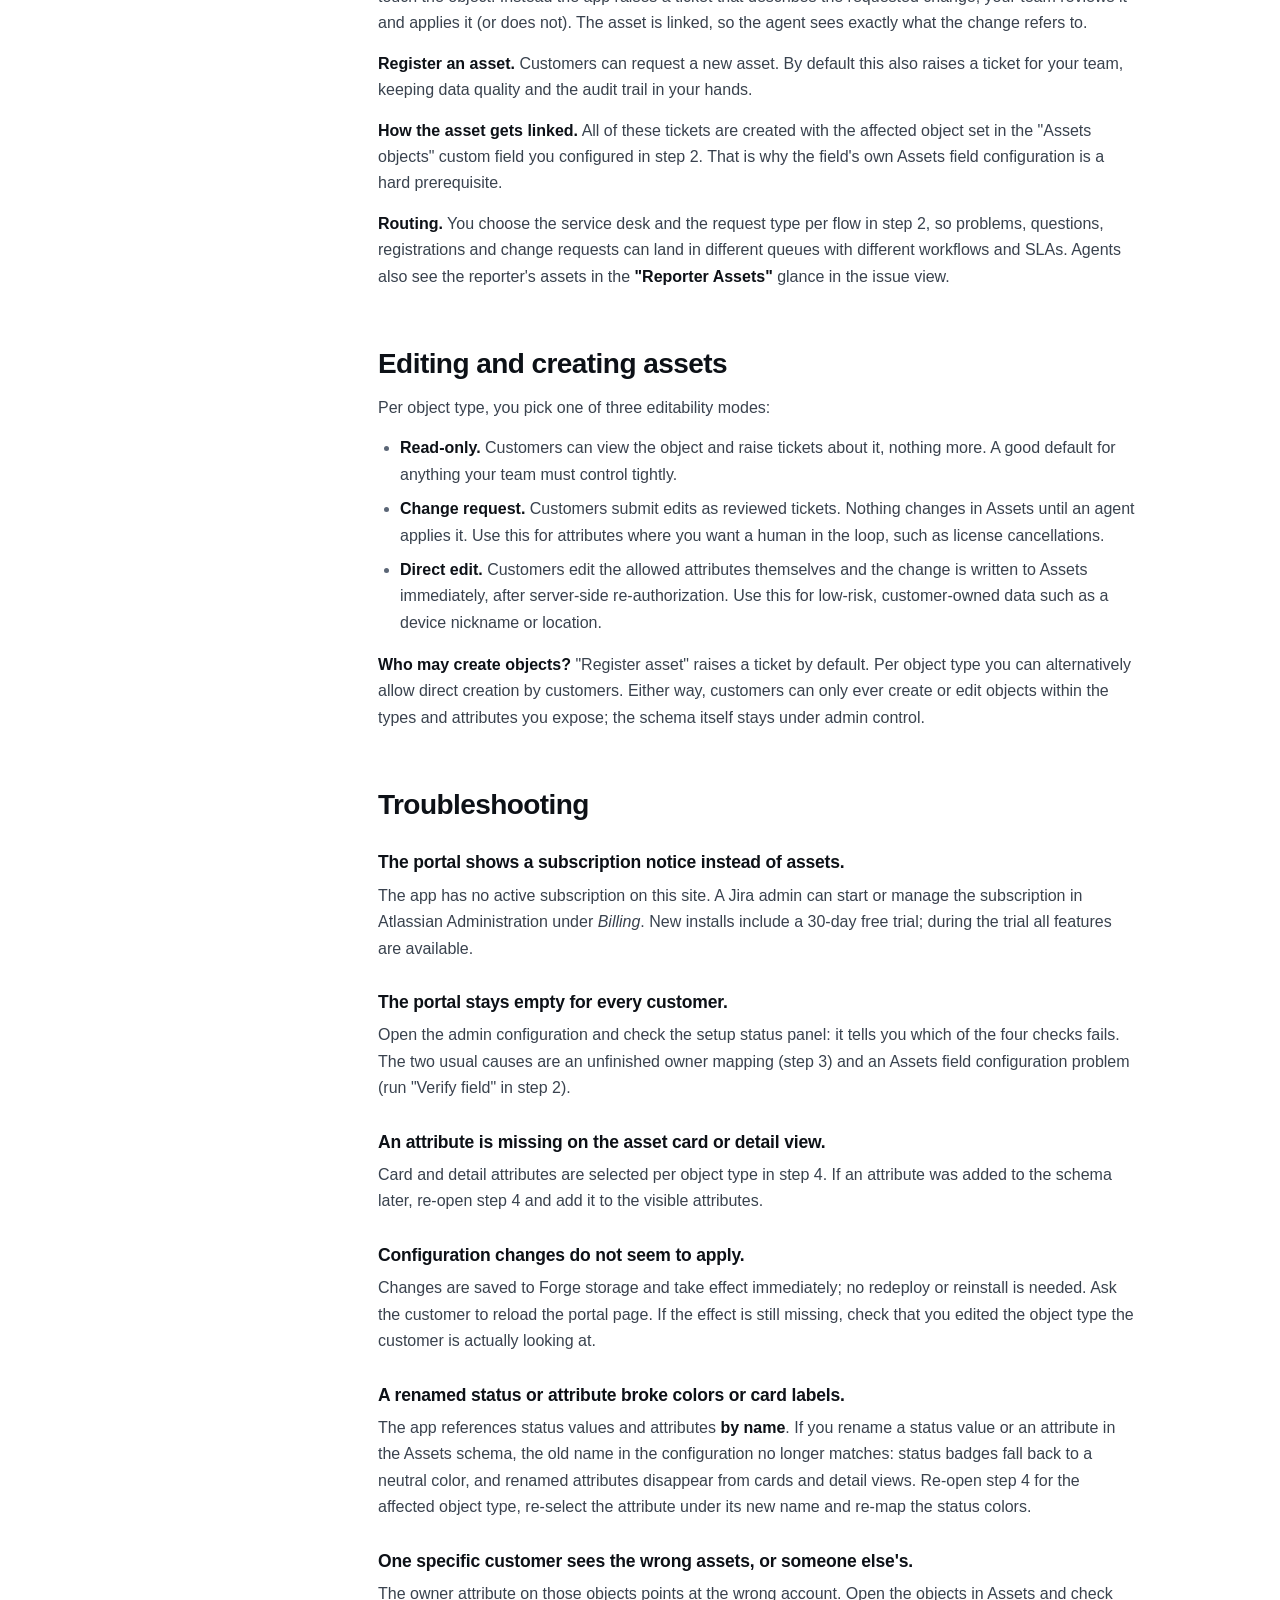
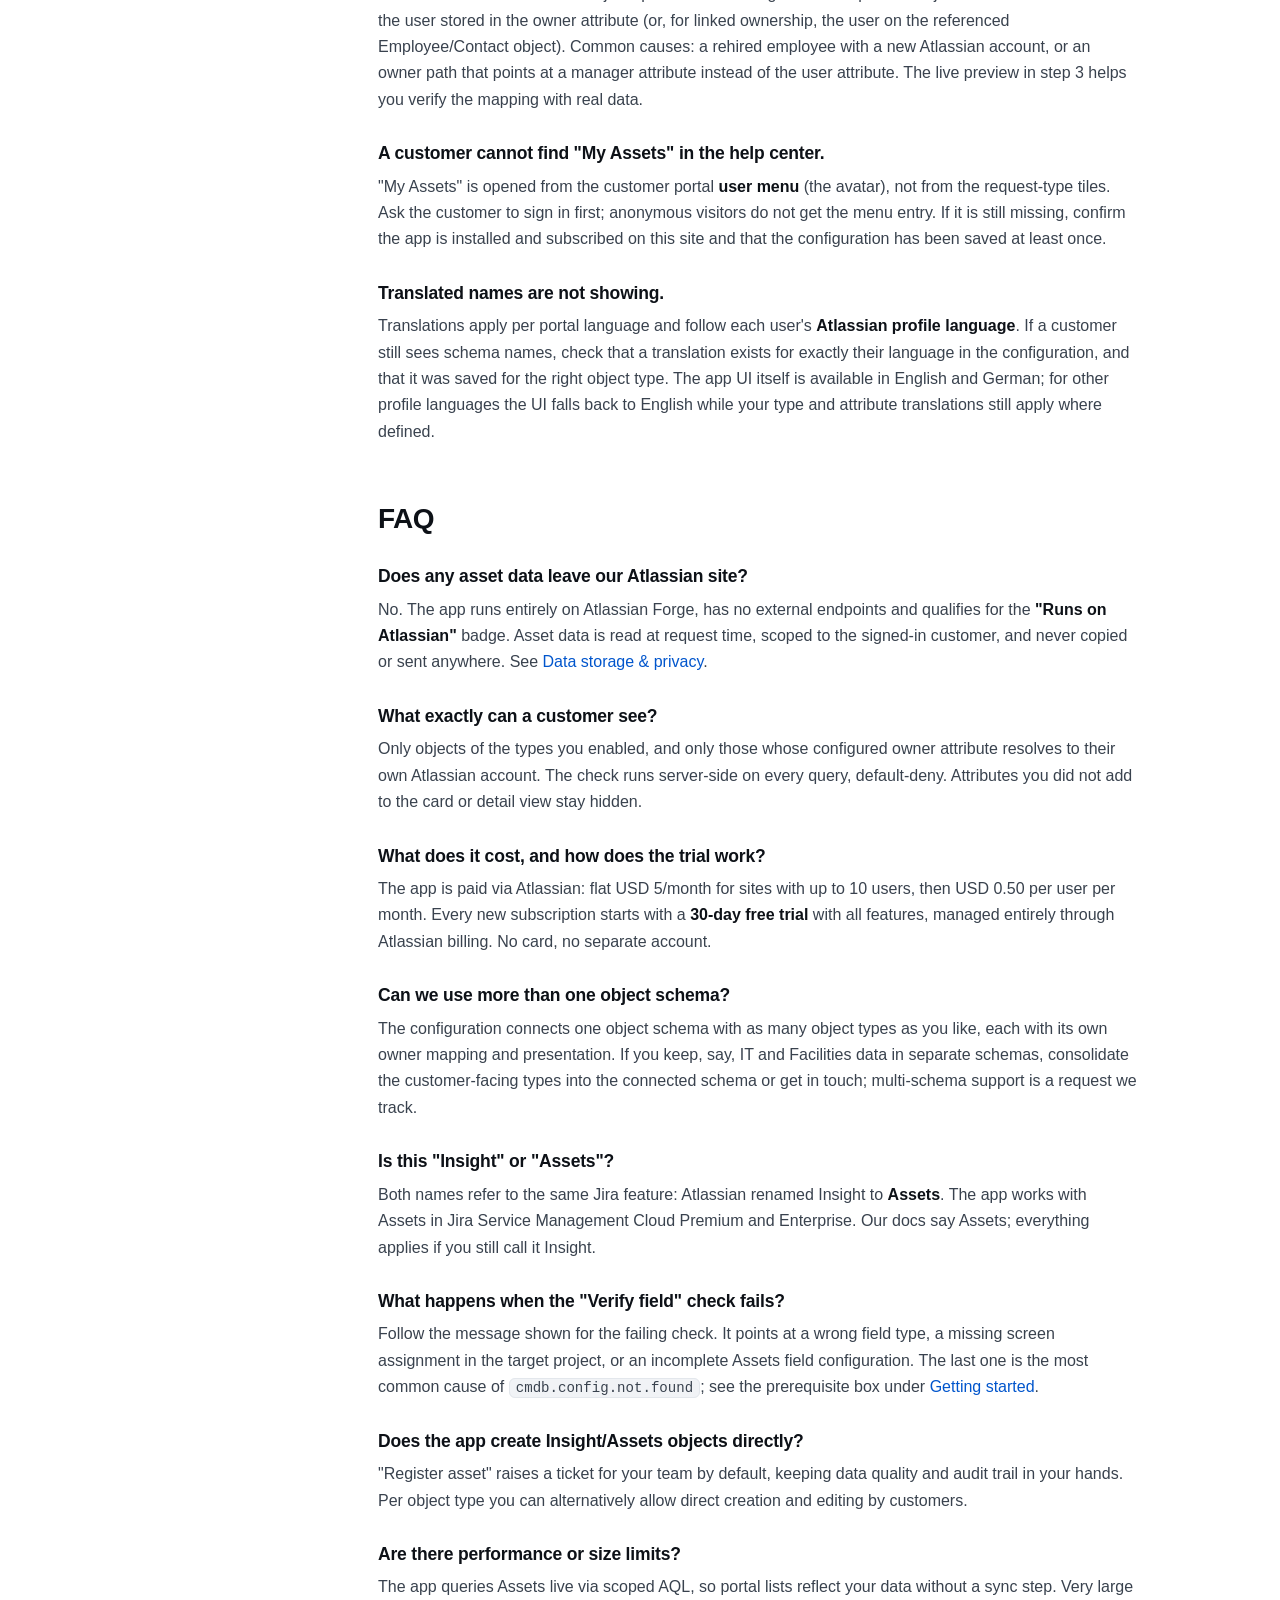
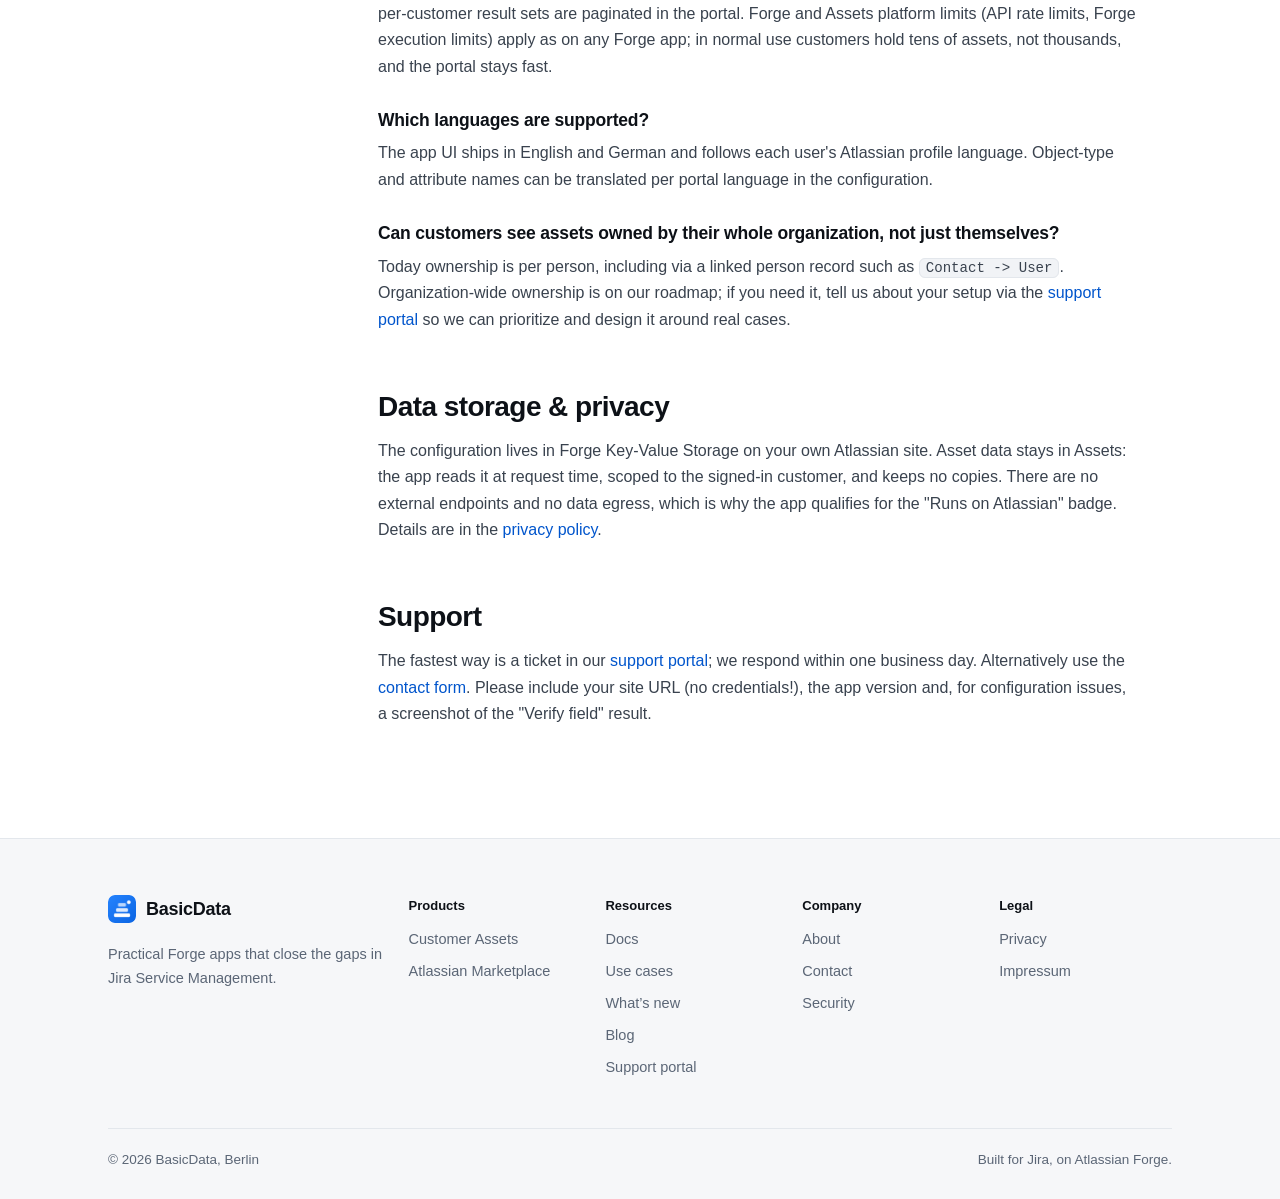
<file: docs.html>
<!doctype html>
<html lang="en">
<head>
<meta charset="utf-8">
<meta name="viewport" content="width=device-width, initial-scale=1">
<title>The documentation has moved | BasicData</title>
<meta name="robots" content="noindex, follow">
<link rel="canonical" href="https://basicdata.net/customer-assets/docs/">
<script>(function(){var t="/customer-assets/docs/"+(location.hash||"");location.replace(t);})();</script>
<meta http-equiv="refresh" content="0; url=/customer-assets/docs/">
<link rel="icon" type="image/png" href="/logo-512.png">
<style>body{font:16px/1.6 -apple-system,BlinkMacSystemFont,"Segoe UI",Roboto,sans-serif;margin:0;display:grid;place-items:center;min-height:100vh;padding:24px;color:#0d1117;background:#fff}@media(prefers-color-scheme:dark){body{color:#eef1f5;background:#0b0d10}a{color:#85b8ff}}a{color:#0055cc}</style>
</head>
<body>
<main><h1 style="font-size:22px;margin:0 0 8px">The documentation has moved</h1><p>The new address is <a id="to" href="/customer-assets/docs/">basicdata.net/customer-assets/docs/</a>.</p></main>
<script>(function(){var a=document.getElementById("to");if(a&&location.hash)a.href="/customer-assets/docs/"+location.hash;})();</script>
</body>
</html>
</file>
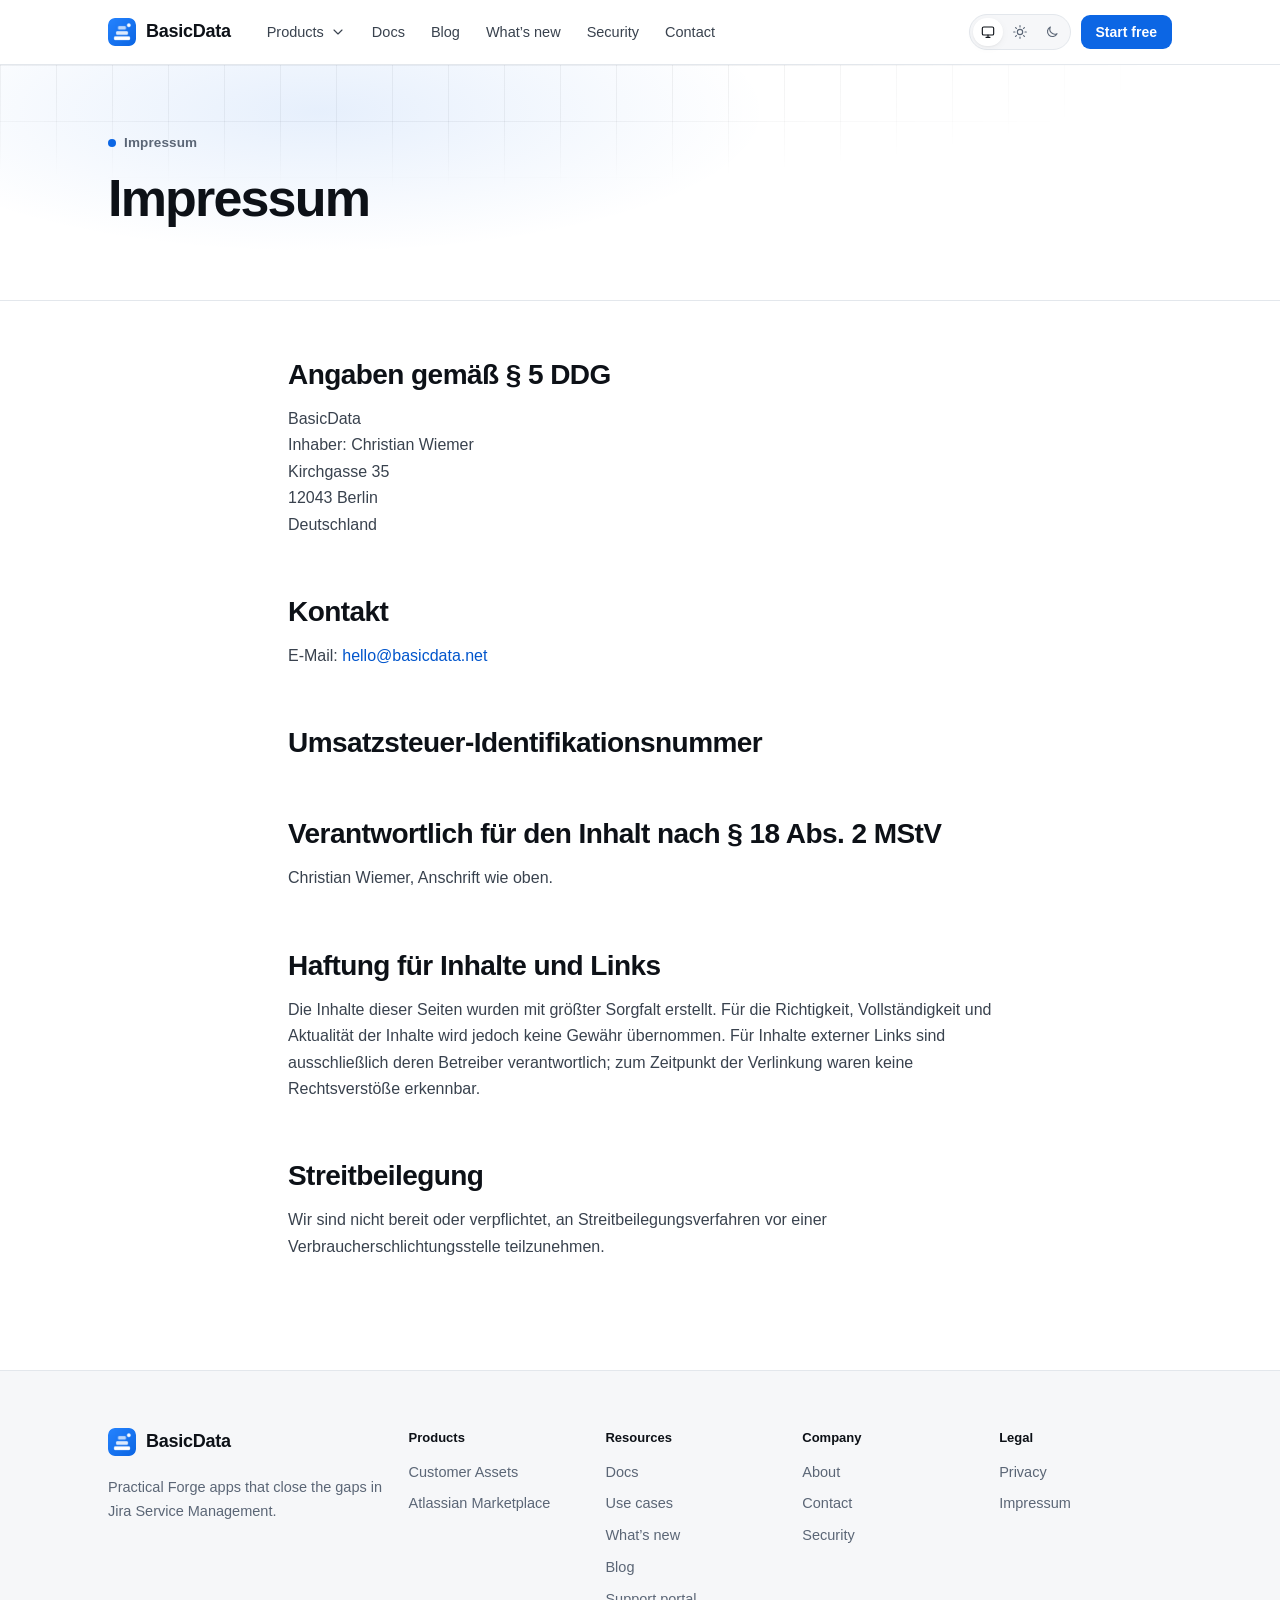
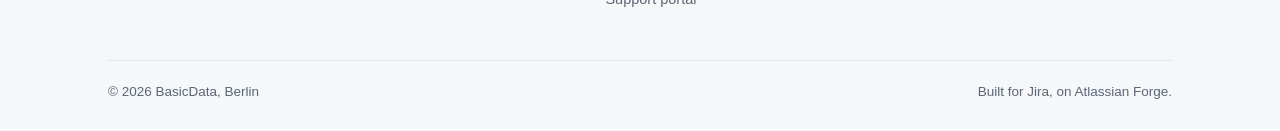
<file: impressum.html>
<!doctype html>
<html lang="de">
<head>
<meta charset="utf-8">
<meta name="viewport" content="width=device-width, initial-scale=1">
<title>Impressum | BasicData</title>
<meta name="description" content="Impressum von BasicData, Berlin. Anbieter von Customer Assets for the JSM Portal.">
<link rel="canonical" href="https://basicdata.net/impressum.html">
<meta name="color-scheme" content="light dark">
<meta name="theme-color" media="(prefers-color-scheme: light)" content="#ffffff">
<meta name="theme-color" media="(prefers-color-scheme: dark)" content="#0b0d10">
<link rel="icon" type="image/svg+xml" href="/basicdata-logo.svg">
<link rel="icon" type="image/png" sizes="512x512" href="/logo-512.png">
<link rel="apple-touch-icon" href="/logo-512.png">
<meta property="og:site_name" content="BasicData">
<meta property="og:title" content="Impressum | BasicData">
<meta property="og:description" content="Impressum von BasicData, Berlin. Anbieter von Customer Assets for the JSM Portal.">
<meta property="og:url" content="https://basicdata.net/impressum.html">
<meta property="og:type" content="website">
<meta property="og:image" content="https://basicdata.net/logo-512.png">
<meta name="twitter:card" content="summary">
<script>try{var t=localStorage.getItem('bd-theme');if(t==='light'||t==='dark')document.documentElement.setAttribute('data-theme',t)}catch(e){}</script>
<link rel="stylesheet" href="/assets/site.css">
<script src="/assets/site.js" defer></script>
</head>
<body>
<a class="skip-link" href="#main">Skip to content</a>
<header class="site-header">
  <div class="wrap header-inner">
    <a class="brand" href="/" aria-label="BasicData home"><img src="/logo-512.png" alt="" width="28" height="28"><span>BasicData</span></a>
    <button class="menu-toggle" type="button" aria-expanded="false" aria-controls="site-nav" aria-label="Open menu"><svg width="22" height="22" viewBox="0 0 24 24" fill="none" stroke="currentColor" stroke-width="1.7" stroke-linecap="round" stroke-linejoin="round" aria-hidden="true" focusable="false"><path d="M4 7h16M4 12h16M4 17h16"/></svg></button>
    <div class="site-nav" id="site-nav">
      <nav aria-label="Main">
        <ul class="nav-list">
          <li class="has-dd">
            <button class="dd-toggle" type="button" aria-expanded="false" aria-controls="dd-products">Products <svg width="16" height="16" viewBox="0 0 24 24" fill="none" stroke="currentColor" stroke-width="1.7" stroke-linecap="round" stroke-linejoin="round" aria-hidden="true" focusable="false"><path d="M6 9l6 6 6-6"/></svg></button>
            <div class="dd-panel" id="dd-products" hidden>
              <div class="dd-label">Apps for Jira Service Management</div>
              <a class="dd-item" href="/customer-assets/"><img src="/app-icon-512.png" alt="" width="40" height="40"><span><strong>Customer Assets for the JSM Portal</strong><span>Customers see, update and report their own assets in the Jira Service Management portal.</span></span></a>
              <div class="dd-foot">More apps are in the works.</div>
            </div>
          </li>
          <li><a href="/customer-assets/docs/">Docs</a></li>
          <li><a href="/blog/">Blog</a></li>
          <li><a href="/customer-assets/whats-new/">What&rsquo;s new</a></li>
          <li><a href="/security.html">Security</a></li>
          <li><a href="/contact.html">Contact</a></li>
        </ul>
      </nav>
      <div class="nav-tools">
        <div class="theme-switch" role="group" aria-label="Color theme">
          <button type="button" data-theme-set="system" aria-pressed="true" title="System theme"><span class="visually-hidden">System</span><svg width="16" height="16" viewBox="0 0 24 24" fill="none" stroke="currentColor" stroke-width="1.7" stroke-linecap="round" stroke-linejoin="round" aria-hidden="true" focusable="false"><rect x="3.5" y="4.5" width="17" height="12" rx="2"/><path d="M9 20h6M12 16.5V20"/></svg></button>
          <button type="button" data-theme-set="light" aria-pressed="false" title="Light theme"><span class="visually-hidden">Light</span><svg width="16" height="16" viewBox="0 0 24 24" fill="none" stroke="currentColor" stroke-width="1.7" stroke-linecap="round" stroke-linejoin="round" aria-hidden="true" focusable="false"><circle cx="12" cy="12" r="4"/><path d="M12 2.5v2M12 19.5v2M2.5 12h2M19.5 12h2M5.3 5.3l1.4 1.4M17.3 17.3l1.4 1.4M5.3 18.7l1.4-1.4M17.3 6.7l1.4-1.4"/></svg></button>
          <button type="button" data-theme-set="dark" aria-pressed="false" title="Dark theme"><span class="visually-hidden">Dark</span><svg width="16" height="16" viewBox="0 0 24 24" fill="none" stroke="currentColor" stroke-width="1.7" stroke-linecap="round" stroke-linejoin="round" aria-hidden="true" focusable="false"><path d="M19.5 14.5A7.5 7.5 0 0 1 9.5 4.5a7.5 7.5 0 1 0 10 10z"/></svg></button>
        </div>
        <a class="btn btn-sm" href="https://marketplace.atlassian.com/apps/3678048516">Start free</a>
      </div>
    </div>
  </div>
</header>
<main id="main" tabindex="-1">
<section class="hero page-hero" aria-labelledby="pg-h">
  <div class="wrap">
    <span class="eyebrow"><span class="dot" aria-hidden="true"></span>Impressum</span>
    <h1 id="pg-h">Impressum</h1>
  </div>
</section>
<section class="section-tight">
  <div class="wrap prose">

  <h2 id="angaben">Angaben gemäß § 5 DDG</h2>
  <p>
    BasicData<br>
    Inhaber: Christian Wiemer<br>
    Kirchgasse 35<br>
    12043 Berlin<br>
    Deutschland
  </p>

  <h2 id="kontakt">Kontakt</h2>
  <p>E-Mail: <a href="mailto:hello@basicdata.net">hello@basicdata.net</a></p>

  <h2 id="ust">Umsatzsteuer-Identifikationsnummer</h2>

  <h2 id="verantwortlich">Verantwortlich für den Inhalt nach § 18 Abs. 2 MStV</h2>
  <p>Christian Wiemer, Anschrift wie oben.</p>

  <h2 id="haftung">Haftung für Inhalte und Links</h2>
  <p>Die Inhalte dieser Seiten wurden mit größter Sorgfalt erstellt. Für die Richtigkeit, Vollständigkeit und Aktualität der Inhalte wird jedoch keine Gewähr übernommen. Für Inhalte externer Links sind ausschließlich deren Betreiber verantwortlich; zum Zeitpunkt der Verlinkung waren keine Rechtsverstöße erkennbar.</p>

  <h2 id="streitbeilegung">Streitbeilegung</h2>
  <p>Wir sind nicht bereit oder verpflichtet, an Streitbeilegungsverfahren vor einer Verbraucherschlichtungsstelle teilzunehmen.</p>
  </div>
</section>
</main>
<footer class="site-footer">
  <div class="wrap">
    <div class="footer-grid">
      <div class="footer-brand">
        <a class="brand" href="/"><img src="/logo-512.png" alt="" width="28" height="28"><span>BasicData</span></a>
        <p>Practical Forge apps that close the gaps in Jira Service Management.</p>
      </div>
      <div class="footer-col"><h2>Products</h2><ul>
        <li><a href="/customer-assets/">Customer Assets</a></li>
        <li><a href="https://marketplace.atlassian.com/apps/3678048516">Atlassian Marketplace</a></li>
      </ul></div>
      <div class="footer-col"><h2>Resources</h2><ul>
        <li><a href="/customer-assets/docs/">Docs</a></li>
        <li><a href="/customer-assets/use-cases/">Use cases</a></li>
        <li><a href="/customer-assets/whats-new/">What&rsquo;s new</a></li>
        <li><a href="/blog/">Blog</a></li>
        <li><a href="https://basicdata.atlassian.net/servicedesk/customer/portal/3">Support portal</a></li>
      </ul></div>
      <div class="footer-col"><h2>Company</h2><ul>
        <li><a href="/#about">About</a></li>
        <li><a href="/contact.html">Contact</a></li>
        <li><a href="/security.html">Security</a></li>
      </ul></div>
      <div class="footer-col"><h2>Legal</h2><ul>
        <li><a href="/privacy.html">Privacy</a></li>
        <li><a href="/impressum.html">Impressum</a></li>
      </ul></div>
    </div>
    <div class="footer-bottom">
      <span>&copy; 2026 BasicData, Berlin</span>
      <span>Built for Jira, on Atlassian Forge.</span>
    </div>
  </div>
</footer>
</body>
</html>
</file>
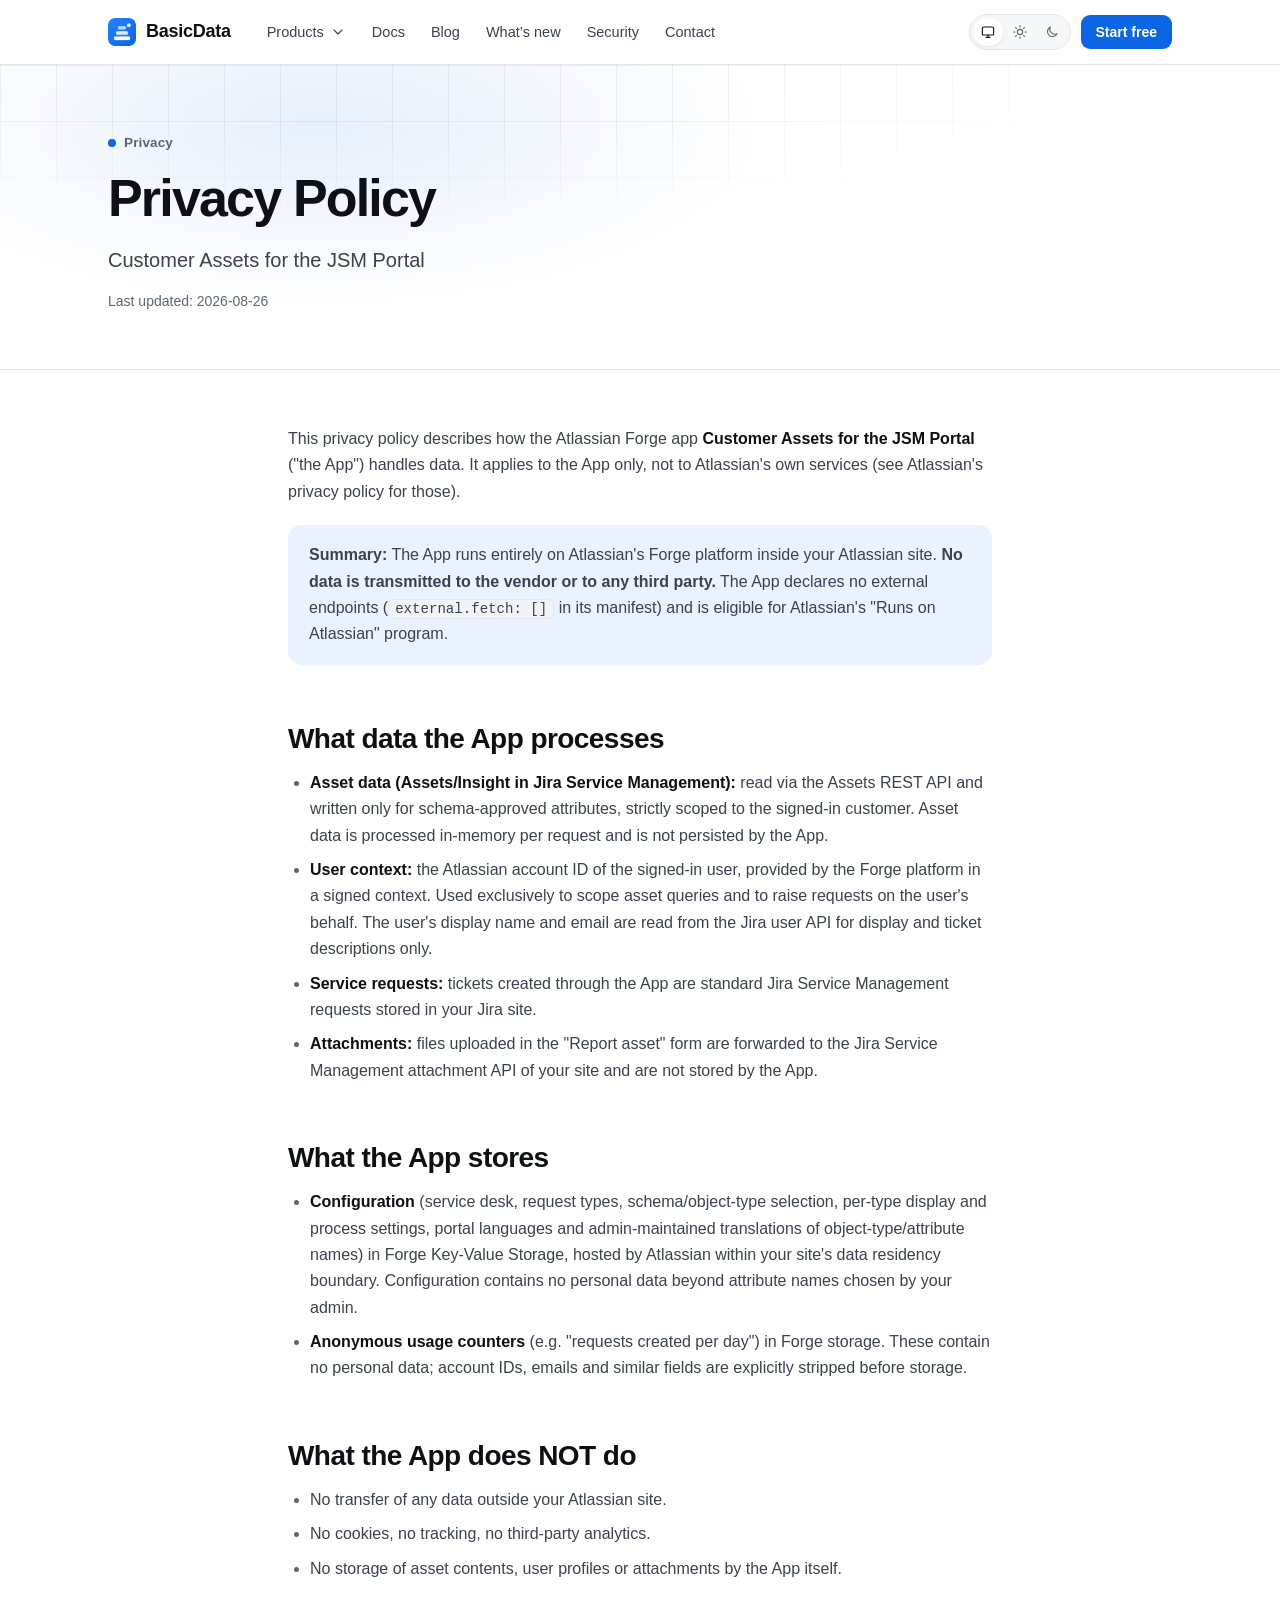
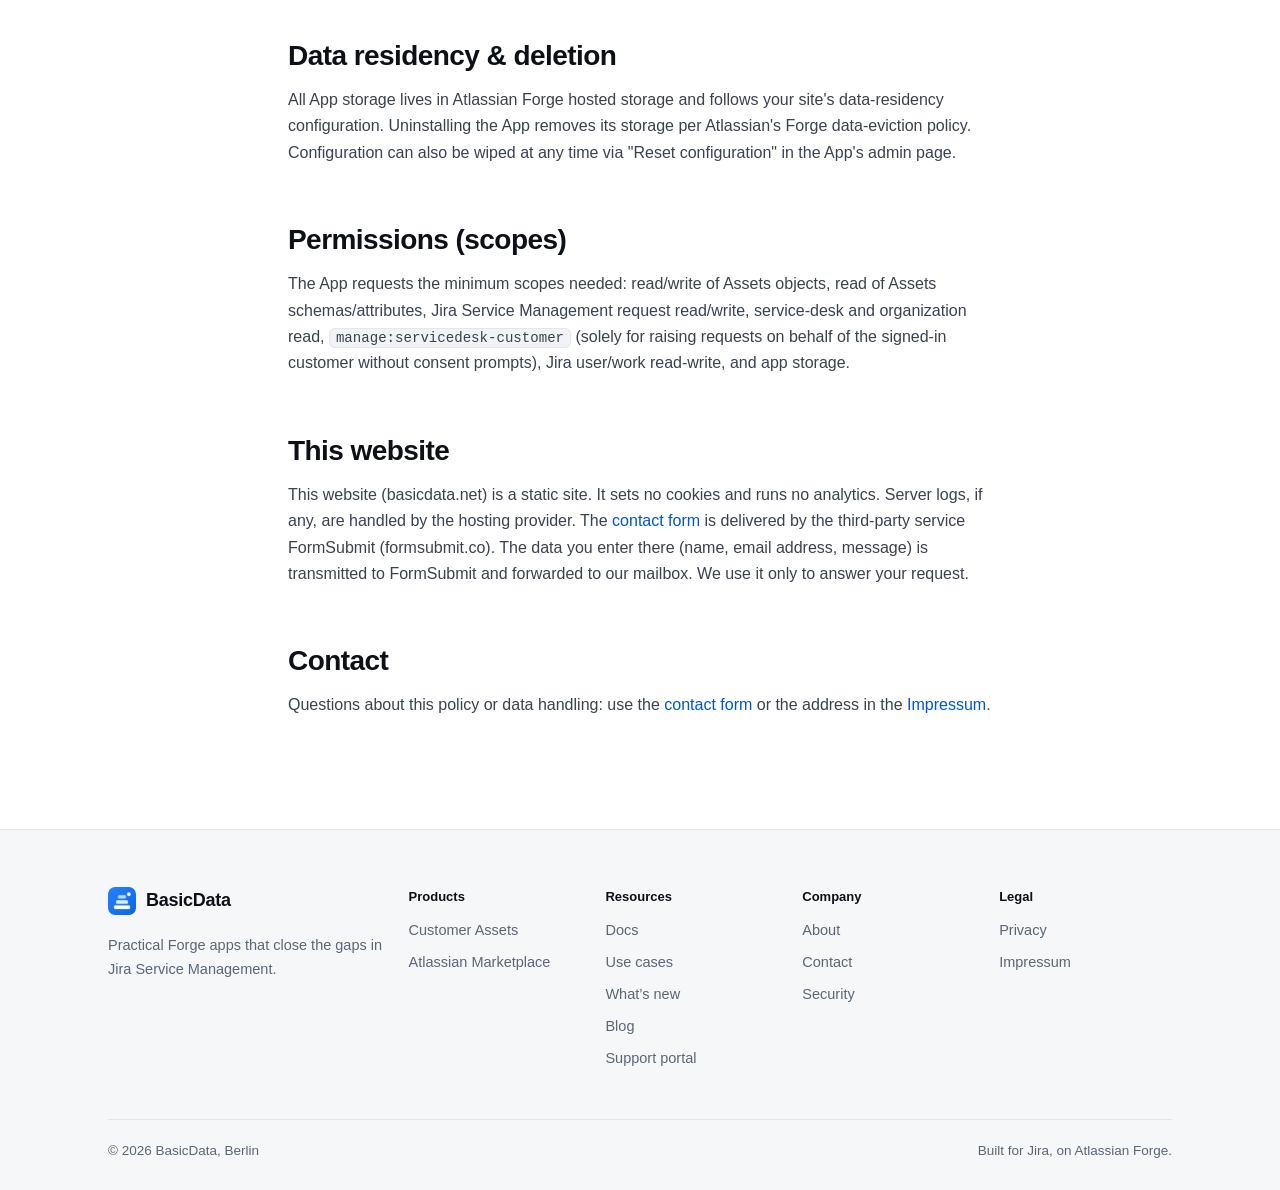
<file: privacy.html>
<!doctype html>
<html lang="en">
<head>
<meta charset="utf-8">
<meta name="viewport" content="width=device-width, initial-scale=1">
<title>Privacy Policy · Customer Assets for the JSM Portal | BasicData</title>
<meta name="description" content="Privacy policy of the Atlassian Forge app Customer Assets for the JSM Portal: no data leaves your Atlassian site, no external endpoints, no tracking.">
<link rel="canonical" href="https://basicdata.net/privacy.html">
<meta name="color-scheme" content="light dark">
<meta name="theme-color" media="(prefers-color-scheme: light)" content="#ffffff">
<meta name="theme-color" media="(prefers-color-scheme: dark)" content="#0b0d10">
<link rel="icon" type="image/svg+xml" href="/basicdata-logo.svg">
<link rel="icon" type="image/png" sizes="512x512" href="/logo-512.png">
<link rel="apple-touch-icon" href="/logo-512.png">
<meta property="og:site_name" content="BasicData">
<meta property="og:title" content="Privacy Policy · Customer Assets for the JSM Portal | BasicData">
<meta property="og:description" content="Privacy policy of the Atlassian Forge app Customer Assets for the JSM Portal: no data leaves your Atlassian site, no external endpoints, no tracking.">
<meta property="og:url" content="https://basicdata.net/privacy.html">
<meta property="og:type" content="website">
<meta property="og:image" content="https://basicdata.net/logo-512.png">
<meta name="twitter:card" content="summary">
<script>try{var t=localStorage.getItem('bd-theme');if(t==='light'||t==='dark')document.documentElement.setAttribute('data-theme',t)}catch(e){}</script>
<link rel="stylesheet" href="/assets/site.css">
<script src="/assets/site.js" defer></script>
</head>
<body>
<a class="skip-link" href="#main">Skip to content</a>
<header class="site-header">
  <div class="wrap header-inner">
    <a class="brand" href="/" aria-label="BasicData home"><img src="/logo-512.png" alt="" width="28" height="28"><span>BasicData</span></a>
    <button class="menu-toggle" type="button" aria-expanded="false" aria-controls="site-nav" aria-label="Open menu"><svg width="22" height="22" viewBox="0 0 24 24" fill="none" stroke="currentColor" stroke-width="1.7" stroke-linecap="round" stroke-linejoin="round" aria-hidden="true" focusable="false"><path d="M4 7h16M4 12h16M4 17h16"/></svg></button>
    <div class="site-nav" id="site-nav">
      <nav aria-label="Main">
        <ul class="nav-list">
          <li class="has-dd">
            <button class="dd-toggle" type="button" aria-expanded="false" aria-controls="dd-products">Products <svg width="16" height="16" viewBox="0 0 24 24" fill="none" stroke="currentColor" stroke-width="1.7" stroke-linecap="round" stroke-linejoin="round" aria-hidden="true" focusable="false"><path d="M6 9l6 6 6-6"/></svg></button>
            <div class="dd-panel" id="dd-products" hidden>
              <div class="dd-label">Apps for Jira Service Management</div>
              <a class="dd-item" href="/customer-assets/"><img src="/app-icon-512.png" alt="" width="40" height="40"><span><strong>Customer Assets for the JSM Portal</strong><span>Customers see, update and report their own assets in the Jira Service Management portal.</span></span></a>
              <div class="dd-foot">More apps are in the works.</div>
            </div>
          </li>
          <li><a href="/customer-assets/docs/">Docs</a></li>
          <li><a href="/blog/">Blog</a></li>
          <li><a href="/customer-assets/whats-new/">What&rsquo;s new</a></li>
          <li><a href="/security.html">Security</a></li>
          <li><a href="/contact.html">Contact</a></li>
        </ul>
      </nav>
      <div class="nav-tools">
        <div class="theme-switch" role="group" aria-label="Color theme">
          <button type="button" data-theme-set="system" aria-pressed="true" title="System theme"><span class="visually-hidden">System</span><svg width="16" height="16" viewBox="0 0 24 24" fill="none" stroke="currentColor" stroke-width="1.7" stroke-linecap="round" stroke-linejoin="round" aria-hidden="true" focusable="false"><rect x="3.5" y="4.5" width="17" height="12" rx="2"/><path d="M9 20h6M12 16.5V20"/></svg></button>
          <button type="button" data-theme-set="light" aria-pressed="false" title="Light theme"><span class="visually-hidden">Light</span><svg width="16" height="16" viewBox="0 0 24 24" fill="none" stroke="currentColor" stroke-width="1.7" stroke-linecap="round" stroke-linejoin="round" aria-hidden="true" focusable="false"><circle cx="12" cy="12" r="4"/><path d="M12 2.5v2M12 19.5v2M2.5 12h2M19.5 12h2M5.3 5.3l1.4 1.4M17.3 17.3l1.4 1.4M5.3 18.7l1.4-1.4M17.3 6.7l1.4-1.4"/></svg></button>
          <button type="button" data-theme-set="dark" aria-pressed="false" title="Dark theme"><span class="visually-hidden">Dark</span><svg width="16" height="16" viewBox="0 0 24 24" fill="none" stroke="currentColor" stroke-width="1.7" stroke-linecap="round" stroke-linejoin="round" aria-hidden="true" focusable="false"><path d="M19.5 14.5A7.5 7.5 0 0 1 9.5 4.5a7.5 7.5 0 1 0 10 10z"/></svg></button>
        </div>
        <a class="btn btn-sm" href="https://marketplace.atlassian.com/apps/3678048516">Start free</a>
      </div>
    </div>
  </div>
</header>
<main id="main" tabindex="-1">
<section class="hero page-hero" aria-labelledby="pg-h">
  <div class="wrap">
    <span class="eyebrow"><span class="dot" aria-hidden="true"></span>Privacy</span>
    <h1 id="pg-h">Privacy Policy</h1>
    <p class="lead">Customer Assets for the JSM Portal</p>
    <p class="meta">Last updated: 2026-08-26</p>
  </div>
</section>
<section class="section-tight">
  <div class="wrap prose">
  <p>This privacy policy describes how the Atlassian Forge app <strong>Customer Assets for the JSM Portal</strong> ("the App") handles data. It applies to the App only, not to Atlassian's own services (see Atlassian's privacy policy for those).</p>

  <div class="callout note"><strong>Summary:</strong> The App runs entirely on Atlassian's Forge platform inside your Atlassian site. <strong>No data is transmitted to the vendor or to any third party.</strong> The App declares no external endpoints (<code>external.fetch: []</code> in its manifest) and is eligible for Atlassian's "Runs on Atlassian" program.</div>

  <h2 id="processes">What data the App processes</h2>
  <ul>
    <li><strong>Asset data (Assets/Insight in Jira Service Management):</strong> read via the Assets REST API and written only for schema-approved attributes, strictly scoped to the signed-in customer. Asset data is processed in-memory per request and is not persisted by the App.</li>
    <li><strong>User context:</strong> the Atlassian account ID of the signed-in user, provided by the Forge platform in a signed context. Used exclusively to scope asset queries and to raise requests on the user's behalf. The user's display name and email are read from the Jira user API for display and ticket descriptions only.</li>
    <li><strong>Service requests:</strong> tickets created through the App are standard Jira Service Management requests stored in your Jira site.</li>
    <li><strong>Attachments:</strong> files uploaded in the "Report asset" form are forwarded to the Jira Service Management attachment API of your site and are not stored by the App.</li>
  </ul>

  <h2 id="stores">What the App stores</h2>
  <ul>
    <li><strong>Configuration</strong> (service desk, request types, schema/object-type selection, per-type display and process settings, portal languages and admin-maintained translations of object-type/attribute names) in Forge Key-Value Storage, hosted by Atlassian within your site's data residency boundary. Configuration contains no personal data beyond attribute names chosen by your admin.</li>
    <li><strong>Anonymous usage counters</strong> (e.g. "requests created per day") in Forge storage. These contain no personal data; account IDs, emails and similar fields are explicitly stripped before storage.</li>
  </ul>

  <h2 id="does-not">What the App does NOT do</h2>
  <ul>
    <li>No transfer of any data outside your Atlassian site.</li>
    <li>No cookies, no tracking, no third-party analytics.</li>
    <li>No storage of asset contents, user profiles or attachments by the App itself.</li>
  </ul>

  <h2 id="residency">Data residency &amp; deletion</h2>
  <p>All App storage lives in Atlassian Forge hosted storage and follows your site's data-residency configuration. Uninstalling the App removes its storage per Atlassian's Forge data-eviction policy. Configuration can also be wiped at any time via "Reset configuration" in the App's admin page.</p>

  <h2 id="permissions">Permissions (scopes)</h2>
  <p>The App requests the minimum scopes needed: read/write of Assets objects, read of Assets schemas/attributes, Jira Service Management request read/write, service-desk and organization read, <code>manage:servicedesk-customer</code> (solely for raising requests on behalf of the signed-in customer without consent prompts), Jira user/work read-write, and app storage.</p>

  <h2 id="website">This website</h2>
  <p>This website (basicdata.net) is a static site. It sets no cookies and runs no analytics. Server logs, if any, are handled by the hosting provider. The <a href="/contact.html">contact form</a> is delivered by the third-party service FormSubmit (formsubmit.co). The data you enter there (name, email address, message) is transmitted to FormSubmit and forwarded to our mailbox. We use it only to answer your request.</p>

  <h2 id="contact">Contact</h2>
  <p>Questions about this policy or data handling: use the <a href="/contact.html">contact form</a> or the address in the <a href="/impressum.html">Impressum</a>.</p>
  </div>
</section>
</main>
<footer class="site-footer">
  <div class="wrap">
    <div class="footer-grid">
      <div class="footer-brand">
        <a class="brand" href="/"><img src="/logo-512.png" alt="" width="28" height="28"><span>BasicData</span></a>
        <p>Practical Forge apps that close the gaps in Jira Service Management.</p>
      </div>
      <div class="footer-col"><h2>Products</h2><ul>
        <li><a href="/customer-assets/">Customer Assets</a></li>
        <li><a href="https://marketplace.atlassian.com/apps/3678048516">Atlassian Marketplace</a></li>
      </ul></div>
      <div class="footer-col"><h2>Resources</h2><ul>
        <li><a href="/customer-assets/docs/">Docs</a></li>
        <li><a href="/customer-assets/use-cases/">Use cases</a></li>
        <li><a href="/customer-assets/whats-new/">What&rsquo;s new</a></li>
        <li><a href="/blog/">Blog</a></li>
        <li><a href="https://basicdata.atlassian.net/servicedesk/customer/portal/3">Support portal</a></li>
      </ul></div>
      <div class="footer-col"><h2>Company</h2><ul>
        <li><a href="/#about">About</a></li>
        <li><a href="/contact.html">Contact</a></li>
        <li><a href="/security.html">Security</a></li>
      </ul></div>
      <div class="footer-col"><h2>Legal</h2><ul>
        <li><a href="/privacy.html">Privacy</a></li>
        <li><a href="/impressum.html">Impressum</a></li>
      </ul></div>
    </div>
    <div class="footer-bottom">
      <span>&copy; 2026 BasicData, Berlin</span>
      <span>Built for Jira, on Atlassian Forge.</span>
    </div>
  </div>
</footer>
</body>
</html>
</file>
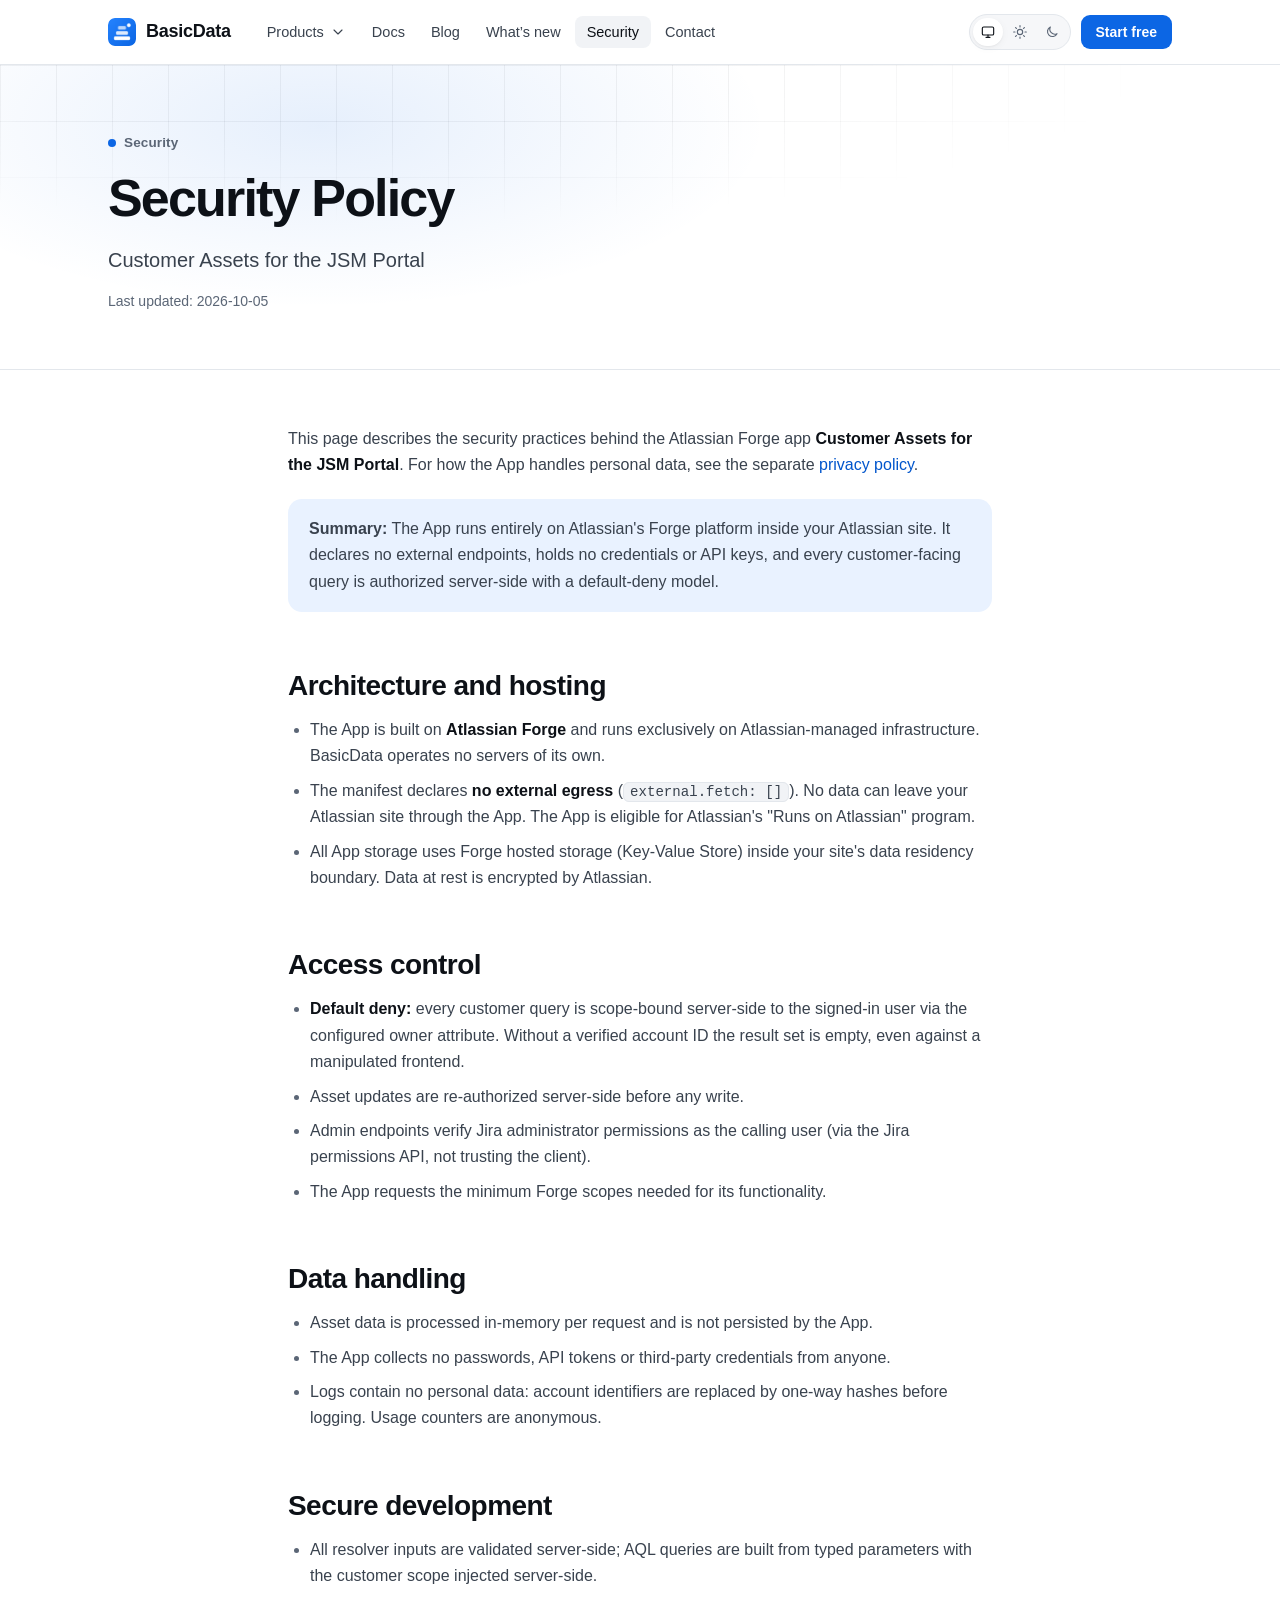
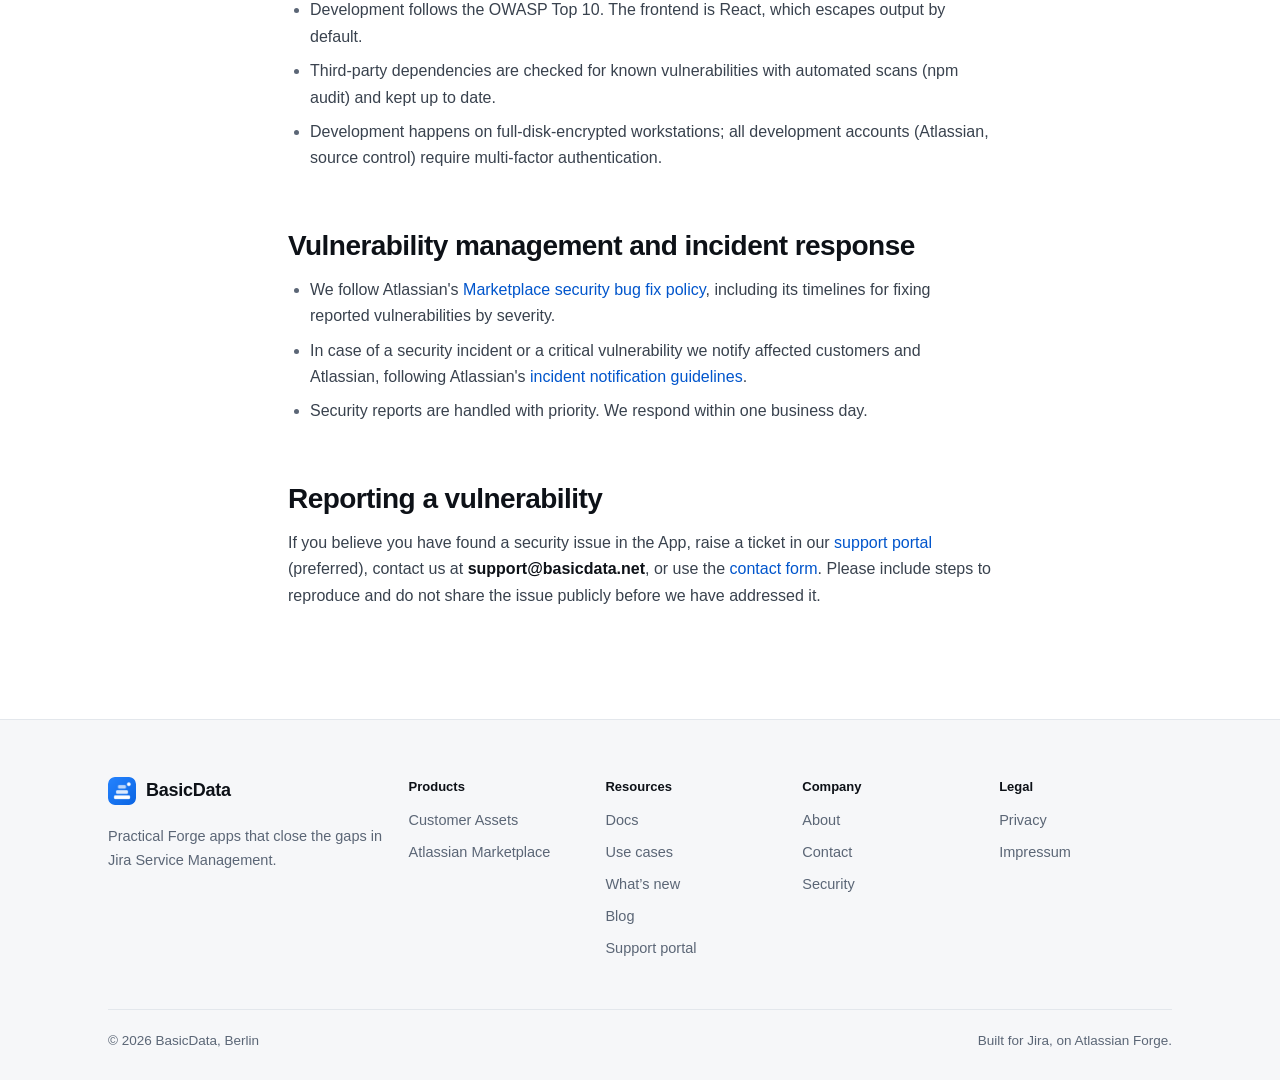
<file: security.html>
<!doctype html>
<html lang="en">
<head>
<meta charset="utf-8">
<meta name="viewport" content="width=device-width, initial-scale=1">
<title>Security Policy · Customer Assets for the JSM Portal | BasicData</title>
<meta name="description" content="Security practices of the Atlassian Forge app Customer Assets for the JSM Portal: Runs on Atlassian, no external egress, default-deny access control.">
<link rel="canonical" href="https://basicdata.net/security.html">
<meta name="color-scheme" content="light dark">
<meta name="theme-color" media="(prefers-color-scheme: light)" content="#ffffff">
<meta name="theme-color" media="(prefers-color-scheme: dark)" content="#0b0d10">
<link rel="icon" type="image/svg+xml" href="/basicdata-logo.svg">
<link rel="icon" type="image/png" sizes="512x512" href="/logo-512.png">
<link rel="apple-touch-icon" href="/logo-512.png">
<meta property="og:site_name" content="BasicData">
<meta property="og:title" content="Security Policy · Customer Assets for the JSM Portal | BasicData">
<meta property="og:description" content="Security practices of the Atlassian Forge app Customer Assets for the JSM Portal: Runs on Atlassian, no external egress, default-deny access control.">
<meta property="og:url" content="https://basicdata.net/security.html">
<meta property="og:type" content="website">
<meta property="og:image" content="https://basicdata.net/logo-512.png">
<meta name="twitter:card" content="summary">
<script>try{var t=localStorage.getItem('bd-theme');if(t==='light'||t==='dark')document.documentElement.setAttribute('data-theme',t)}catch(e){}</script>
<link rel="stylesheet" href="/assets/site.css">
<script src="/assets/site.js" defer></script>
</head>
<body>
<a class="skip-link" href="#main">Skip to content</a>
<header class="site-header">
  <div class="wrap header-inner">
    <a class="brand" href="/" aria-label="BasicData home"><img src="/logo-512.png" alt="" width="28" height="28"><span>BasicData</span></a>
    <button class="menu-toggle" type="button" aria-expanded="false" aria-controls="site-nav" aria-label="Open menu"><svg width="22" height="22" viewBox="0 0 24 24" fill="none" stroke="currentColor" stroke-width="1.7" stroke-linecap="round" stroke-linejoin="round" aria-hidden="true" focusable="false"><path d="M4 7h16M4 12h16M4 17h16"/></svg></button>
    <div class="site-nav" id="site-nav">
      <nav aria-label="Main">
        <ul class="nav-list">
          <li class="has-dd">
            <button class="dd-toggle" type="button" aria-expanded="false" aria-controls="dd-products">Products <svg width="16" height="16" viewBox="0 0 24 24" fill="none" stroke="currentColor" stroke-width="1.7" stroke-linecap="round" stroke-linejoin="round" aria-hidden="true" focusable="false"><path d="M6 9l6 6 6-6"/></svg></button>
            <div class="dd-panel" id="dd-products" hidden>
              <div class="dd-label">Apps for Jira Service Management</div>
              <a class="dd-item" href="/customer-assets/"><img src="/app-icon-512.png" alt="" width="40" height="40"><span><strong>Customer Assets for the JSM Portal</strong><span>Customers see, update and report their own assets in the Jira Service Management portal.</span></span></a>
              <div class="dd-foot">More apps are in the works.</div>
            </div>
          </li>
          <li><a href="/customer-assets/docs/">Docs</a></li>
          <li><a href="/blog/">Blog</a></li>
          <li><a href="/customer-assets/whats-new/">What&rsquo;s new</a></li>
          <li><a href="/security.html" aria-current="page">Security</a></li>
          <li><a href="/contact.html">Contact</a></li>
        </ul>
      </nav>
      <div class="nav-tools">
        <div class="theme-switch" role="group" aria-label="Color theme">
          <button type="button" data-theme-set="system" aria-pressed="true" title="System theme"><span class="visually-hidden">System</span><svg width="16" height="16" viewBox="0 0 24 24" fill="none" stroke="currentColor" stroke-width="1.7" stroke-linecap="round" stroke-linejoin="round" aria-hidden="true" focusable="false"><rect x="3.5" y="4.5" width="17" height="12" rx="2"/><path d="M9 20h6M12 16.5V20"/></svg></button>
          <button type="button" data-theme-set="light" aria-pressed="false" title="Light theme"><span class="visually-hidden">Light</span><svg width="16" height="16" viewBox="0 0 24 24" fill="none" stroke="currentColor" stroke-width="1.7" stroke-linecap="round" stroke-linejoin="round" aria-hidden="true" focusable="false"><circle cx="12" cy="12" r="4"/><path d="M12 2.5v2M12 19.5v2M2.5 12h2M19.5 12h2M5.3 5.3l1.4 1.4M17.3 17.3l1.4 1.4M5.3 18.7l1.4-1.4M17.3 6.7l1.4-1.4"/></svg></button>
          <button type="button" data-theme-set="dark" aria-pressed="false" title="Dark theme"><span class="visually-hidden">Dark</span><svg width="16" height="16" viewBox="0 0 24 24" fill="none" stroke="currentColor" stroke-width="1.7" stroke-linecap="round" stroke-linejoin="round" aria-hidden="true" focusable="false"><path d="M19.5 14.5A7.5 7.5 0 0 1 9.5 4.5a7.5 7.5 0 1 0 10 10z"/></svg></button>
        </div>
        <a class="btn btn-sm" href="https://marketplace.atlassian.com/apps/3678048516">Start free</a>
      </div>
    </div>
  </div>
</header>
<main id="main" tabindex="-1">
<section class="hero page-hero" aria-labelledby="pg-h">
  <div class="wrap">
    <span class="eyebrow"><span class="dot" aria-hidden="true"></span>Security</span>
    <h1 id="pg-h">Security Policy</h1>
    <p class="lead">Customer Assets for the JSM Portal</p>
    <p class="meta">Last updated: 2026-10-05</p>
  </div>
</section>
<section class="section-tight">
  <div class="wrap prose">
  <p>This page describes the security practices behind the Atlassian Forge app <strong>Customer Assets for the JSM Portal</strong>. For how the App handles personal data, see the separate <a href="/privacy.html">privacy policy</a>.</p>

  <div class="callout note"><strong>Summary:</strong> The App runs entirely on Atlassian's Forge platform inside your Atlassian site. It declares no external endpoints, holds no credentials or API keys, and every customer-facing query is authorized server-side with a default-deny model.</div>

  <h2 id="architecture">Architecture and hosting</h2>
  <ul>
    <li>The App is built on <strong>Atlassian Forge</strong> and runs exclusively on Atlassian-managed infrastructure. BasicData operates no servers of its own.</li>
    <li>The manifest declares <strong>no external egress</strong> (<code>external.fetch: []</code>). No data can leave your Atlassian site through the App. The App is eligible for Atlassian's "Runs on Atlassian" program.</li>
    <li>All App storage uses Forge hosted storage (Key-Value Store) inside your site's data residency boundary. Data at rest is encrypted by Atlassian.</li>
  </ul>

  <h2 id="access-control">Access control</h2>
  <ul>
    <li><strong>Default deny:</strong> every customer query is scope-bound server-side to the signed-in user via the configured owner attribute. Without a verified account ID the result set is empty, even against a manipulated frontend.</li>
    <li>Asset updates are re-authorized server-side before any write.</li>
    <li>Admin endpoints verify Jira administrator permissions as the calling user (via the Jira permissions API, not trusting the client).</li>
    <li>The App requests the minimum Forge scopes needed for its functionality.</li>
  </ul>

  <h2 id="data-handling">Data handling</h2>
  <ul>
    <li>Asset data is processed in-memory per request and is not persisted by the App.</li>
    <li>The App collects no passwords, API tokens or third-party credentials from anyone.</li>
    <li>Logs contain no personal data: account identifiers are replaced by one-way hashes before logging. Usage counters are anonymous.</li>
  </ul>

  <h2 id="secure-development">Secure development</h2>
  <ul>
    <li>All resolver inputs are validated server-side; AQL queries are built from typed parameters with the customer scope injected server-side.</li>
    <li>Development follows the OWASP Top 10. The frontend is React, which escapes output by default.</li>
    <li>Third-party dependencies are checked for known vulnerabilities with automated scans (npm audit) and kept up to date.</li>
    <li>Development happens on full-disk-encrypted workstations; all development accounts (Atlassian, source control) require multi-factor authentication.</li>
  </ul>

  <h2 id="vulnerability-management">Vulnerability management and incident response</h2>
  <ul>
    <li>We follow Atlassian's <a href="https://developer.atlassian.com/platform/marketplace/security-bugfix-policy/">Marketplace security bug fix policy</a>, including its timelines for fixing reported vulnerabilities by severity.</li>
    <li>In case of a security incident or a critical vulnerability we notify affected customers and Atlassian, following Atlassian's <a href="https://developer.atlassian.com/platform/marketplace/app-security-incident-management-guidelines/">incident notification guidelines</a>.</li>
    <li>Security reports are handled with priority. We respond within one business day.</li>
  </ul>

  <h2 id="reporting">Reporting a vulnerability</h2>
  <p>If you believe you have found a security issue in the App, raise a ticket in our <a href="https://basicdata.atlassian.net/servicedesk/customer/portal/3">support portal</a> (preferred), contact us at <strong>support@basicdata.net</strong>, or use the <a href="/contact.html">contact form</a>. Please include steps to reproduce and do not share the issue publicly before we have addressed it.</p>
  </div>
</section>
</main>
<footer class="site-footer">
  <div class="wrap">
    <div class="footer-grid">
      <div class="footer-brand">
        <a class="brand" href="/"><img src="/logo-512.png" alt="" width="28" height="28"><span>BasicData</span></a>
        <p>Practical Forge apps that close the gaps in Jira Service Management.</p>
      </div>
      <div class="footer-col"><h2>Products</h2><ul>
        <li><a href="/customer-assets/">Customer Assets</a></li>
        <li><a href="https://marketplace.atlassian.com/apps/3678048516">Atlassian Marketplace</a></li>
      </ul></div>
      <div class="footer-col"><h2>Resources</h2><ul>
        <li><a href="/customer-assets/docs/">Docs</a></li>
        <li><a href="/customer-assets/use-cases/">Use cases</a></li>
        <li><a href="/customer-assets/whats-new/">What&rsquo;s new</a></li>
        <li><a href="/blog/">Blog</a></li>
        <li><a href="https://basicdata.atlassian.net/servicedesk/customer/portal/3">Support portal</a></li>
      </ul></div>
      <div class="footer-col"><h2>Company</h2><ul>
        <li><a href="/#about">About</a></li>
        <li><a href="/contact.html">Contact</a></li>
        <li><a href="/security.html">Security</a></li>
      </ul></div>
      <div class="footer-col"><h2>Legal</h2><ul>
        <li><a href="/privacy.html">Privacy</a></li>
        <li><a href="/impressum.html">Impressum</a></li>
      </ul></div>
    </div>
    <div class="footer-bottom">
      <span>&copy; 2026 BasicData, Berlin</span>
      <span>Built for Jira, on Atlassian Forge.</span>
    </div>
  </div>
</footer>
</body>
</html>
</file>
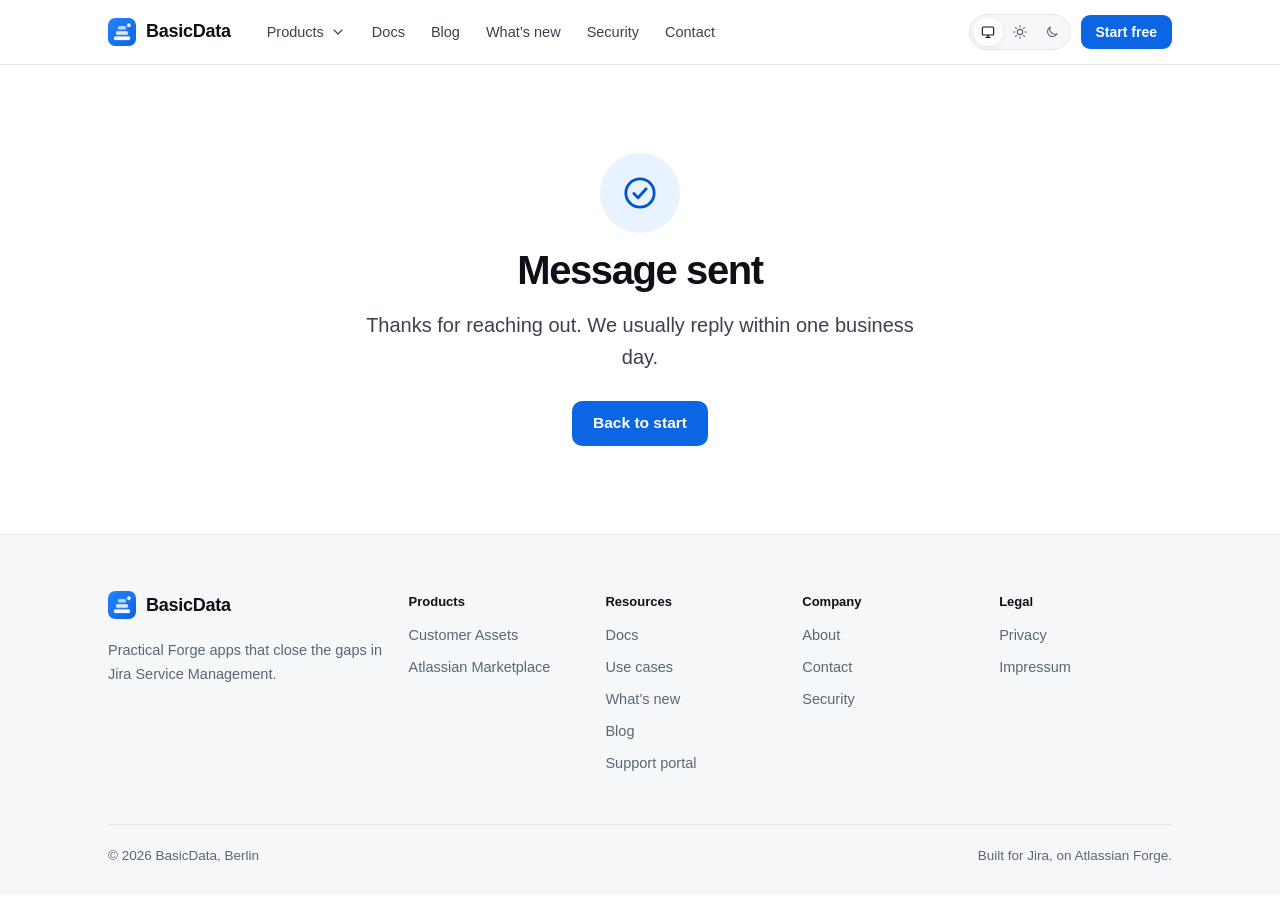
<file: thanks.html>
<!doctype html>
<html lang="en">
<head>
<meta charset="utf-8">
<meta name="viewport" content="width=device-width, initial-scale=1">
<title>Message sent | BasicData</title>
<meta name="description" content="Your message to BasicData was sent.">
<meta name="robots" content="noindex">
<link rel="canonical" href="https://basicdata.net/thanks.html">
<meta name="color-scheme" content="light dark">
<meta name="theme-color" media="(prefers-color-scheme: light)" content="#ffffff">
<meta name="theme-color" media="(prefers-color-scheme: dark)" content="#0b0d10">
<link rel="icon" type="image/svg+xml" href="/basicdata-logo.svg">
<link rel="icon" type="image/png" sizes="512x512" href="/logo-512.png">
<link rel="apple-touch-icon" href="/logo-512.png">
<meta property="og:site_name" content="BasicData">
<meta property="og:title" content="Message sent | BasicData">
<meta property="og:description" content="Your message to BasicData was sent.">
<meta property="og:url" content="https://basicdata.net/thanks.html">
<meta property="og:type" content="website">
<meta property="og:image" content="https://basicdata.net/logo-512.png">
<meta name="twitter:card" content="summary">
<script>try{var t=localStorage.getItem('bd-theme');if(t==='light'||t==='dark')document.documentElement.setAttribute('data-theme',t)}catch(e){}</script>
<link rel="stylesheet" href="/assets/site.css">
<script src="/assets/site.js" defer></script>
</head>
<body>
<a class="skip-link" href="#main">Skip to content</a>
<header class="site-header">
  <div class="wrap header-inner">
    <a class="brand" href="/" aria-label="BasicData home"><img src="/logo-512.png" alt="" width="28" height="28"><span>BasicData</span></a>
    <button class="menu-toggle" type="button" aria-expanded="false" aria-controls="site-nav" aria-label="Open menu"><svg width="22" height="22" viewBox="0 0 24 24" fill="none" stroke="currentColor" stroke-width="1.7" stroke-linecap="round" stroke-linejoin="round" aria-hidden="true" focusable="false"><path d="M4 7h16M4 12h16M4 17h16"/></svg></button>
    <div class="site-nav" id="site-nav">
      <nav aria-label="Main">
        <ul class="nav-list">
          <li class="has-dd">
            <button class="dd-toggle" type="button" aria-expanded="false" aria-controls="dd-products">Products <svg width="16" height="16" viewBox="0 0 24 24" fill="none" stroke="currentColor" stroke-width="1.7" stroke-linecap="round" stroke-linejoin="round" aria-hidden="true" focusable="false"><path d="M6 9l6 6 6-6"/></svg></button>
            <div class="dd-panel" id="dd-products" hidden>
              <div class="dd-label">Apps for Jira Service Management</div>
              <a class="dd-item" href="/customer-assets/"><img src="/app-icon-512.png" alt="" width="40" height="40"><span><strong>Customer Assets for the JSM Portal</strong><span>Customers see, update and report their own assets in the Jira Service Management portal.</span></span></a>
              <div class="dd-foot">More apps are in the works.</div>
            </div>
          </li>
          <li><a href="/customer-assets/docs/">Docs</a></li>
          <li><a href="/blog/">Blog</a></li>
          <li><a href="/customer-assets/whats-new/">What&rsquo;s new</a></li>
          <li><a href="/security.html">Security</a></li>
          <li><a href="/contact.html">Contact</a></li>
        </ul>
      </nav>
      <div class="nav-tools">
        <div class="theme-switch" role="group" aria-label="Color theme">
          <button type="button" data-theme-set="system" aria-pressed="true" title="System theme"><span class="visually-hidden">System</span><svg width="16" height="16" viewBox="0 0 24 24" fill="none" stroke="currentColor" stroke-width="1.7" stroke-linecap="round" stroke-linejoin="round" aria-hidden="true" focusable="false"><rect x="3.5" y="4.5" width="17" height="12" rx="2"/><path d="M9 20h6M12 16.5V20"/></svg></button>
          <button type="button" data-theme-set="light" aria-pressed="false" title="Light theme"><span class="visually-hidden">Light</span><svg width="16" height="16" viewBox="0 0 24 24" fill="none" stroke="currentColor" stroke-width="1.7" stroke-linecap="round" stroke-linejoin="round" aria-hidden="true" focusable="false"><circle cx="12" cy="12" r="4"/><path d="M12 2.5v2M12 19.5v2M2.5 12h2M19.5 12h2M5.3 5.3l1.4 1.4M17.3 17.3l1.4 1.4M5.3 18.7l1.4-1.4M17.3 6.7l1.4-1.4"/></svg></button>
          <button type="button" data-theme-set="dark" aria-pressed="false" title="Dark theme"><span class="visually-hidden">Dark</span><svg width="16" height="16" viewBox="0 0 24 24" fill="none" stroke="currentColor" stroke-width="1.7" stroke-linecap="round" stroke-linejoin="round" aria-hidden="true" focusable="false"><path d="M19.5 14.5A7.5 7.5 0 0 1 9.5 4.5a7.5 7.5 0 1 0 10 10z"/></svg></button>
        </div>
        <a class="btn btn-sm" href="https://marketplace.atlassian.com/apps/3678048516">Start free</a>
      </div>
    </div>
  </div>
</header>
<main id="main" tabindex="-1">
<section class="section" style="text-align:center">
  <div class="wrap" style="max-width:640px">
    <div aria-hidden="true" style="display:inline-flex;align-items:center;justify-content:center;width:80px;height:80px;border-radius:50%;background:var(--accent-soft);color:var(--accent-text)"><svg width="40" height="40" viewBox="0 0 24 24" fill="none" stroke="currentColor" stroke-width="1.7" stroke-linecap="round" stroke-linejoin="round" aria-hidden="true" focusable="false"><circle cx="12" cy="12" r="8.5"/><path d="M8.3 12.3l2.5 2.5 4.9-5.3"/></svg></div>
    <h1 style="font-size:clamp(30px,4vw,40px)">Message sent</h1>
    <p class="lead" style="margin:0 auto">Thanks for reaching out. We usually reply within one business day.</p>
    <div class="btn-row" style="justify-content:center"><a class="btn" href="/">Back to start</a></div>
  </div>
</section>
</main>
<footer class="site-footer">
  <div class="wrap">
    <div class="footer-grid">
      <div class="footer-brand">
        <a class="brand" href="/"><img src="/logo-512.png" alt="" width="28" height="28"><span>BasicData</span></a>
        <p>Practical Forge apps that close the gaps in Jira Service Management.</p>
      </div>
      <div class="footer-col"><h2>Products</h2><ul>
        <li><a href="/customer-assets/">Customer Assets</a></li>
        <li><a href="https://marketplace.atlassian.com/apps/3678048516">Atlassian Marketplace</a></li>
      </ul></div>
      <div class="footer-col"><h2>Resources</h2><ul>
        <li><a href="/customer-assets/docs/">Docs</a></li>
        <li><a href="/customer-assets/use-cases/">Use cases</a></li>
        <li><a href="/customer-assets/whats-new/">What&rsquo;s new</a></li>
        <li><a href="/blog/">Blog</a></li>
        <li><a href="https://basicdata.atlassian.net/servicedesk/customer/portal/3">Support portal</a></li>
      </ul></div>
      <div class="footer-col"><h2>Company</h2><ul>
        <li><a href="/#about">About</a></li>
        <li><a href="/contact.html">Contact</a></li>
        <li><a href="/security.html">Security</a></li>
      </ul></div>
      <div class="footer-col"><h2>Legal</h2><ul>
        <li><a href="/privacy.html">Privacy</a></li>
        <li><a href="/impressum.html">Impressum</a></li>
      </ul></div>
    </div>
    <div class="footer-bottom">
      <span>&copy; 2026 BasicData, Berlin</span>
      <span>Built for Jira, on Atlassian Forge.</span>
    </div>
  </div>
</footer>
</body>
</html>
</file>
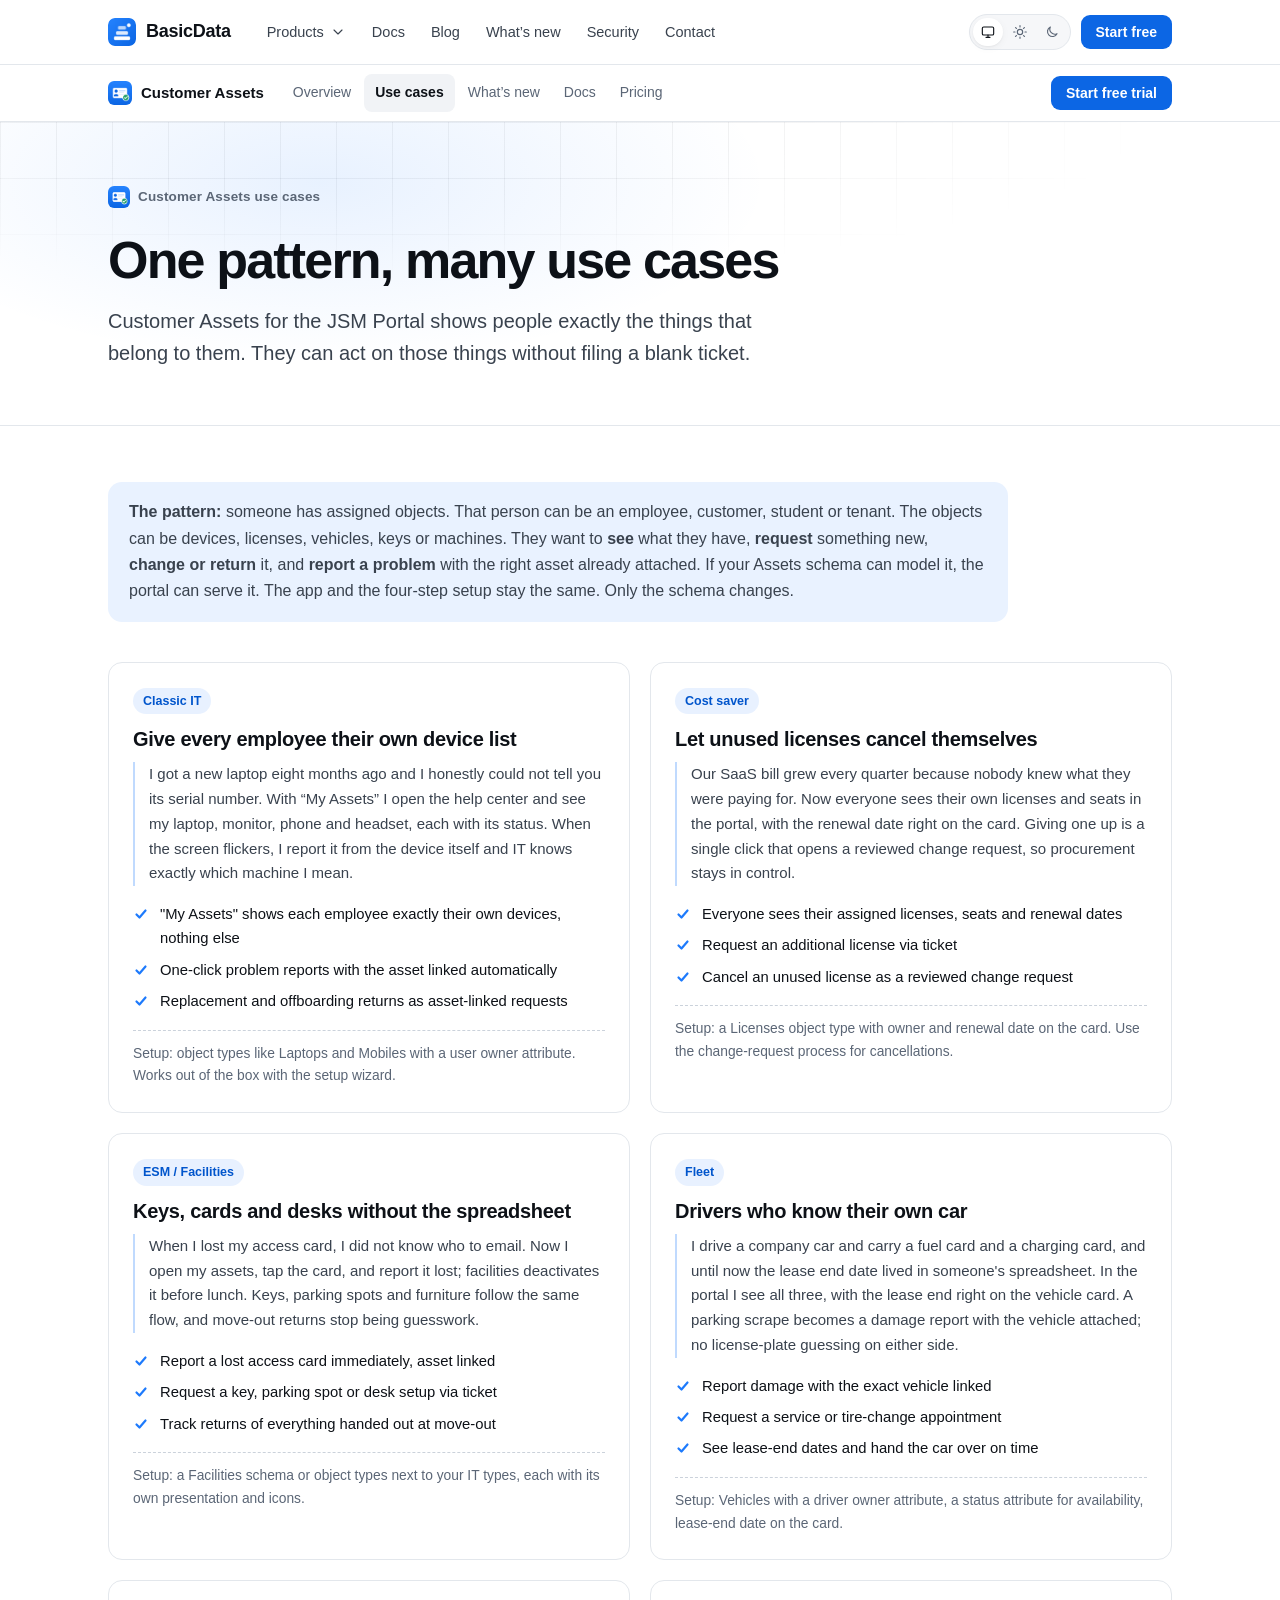
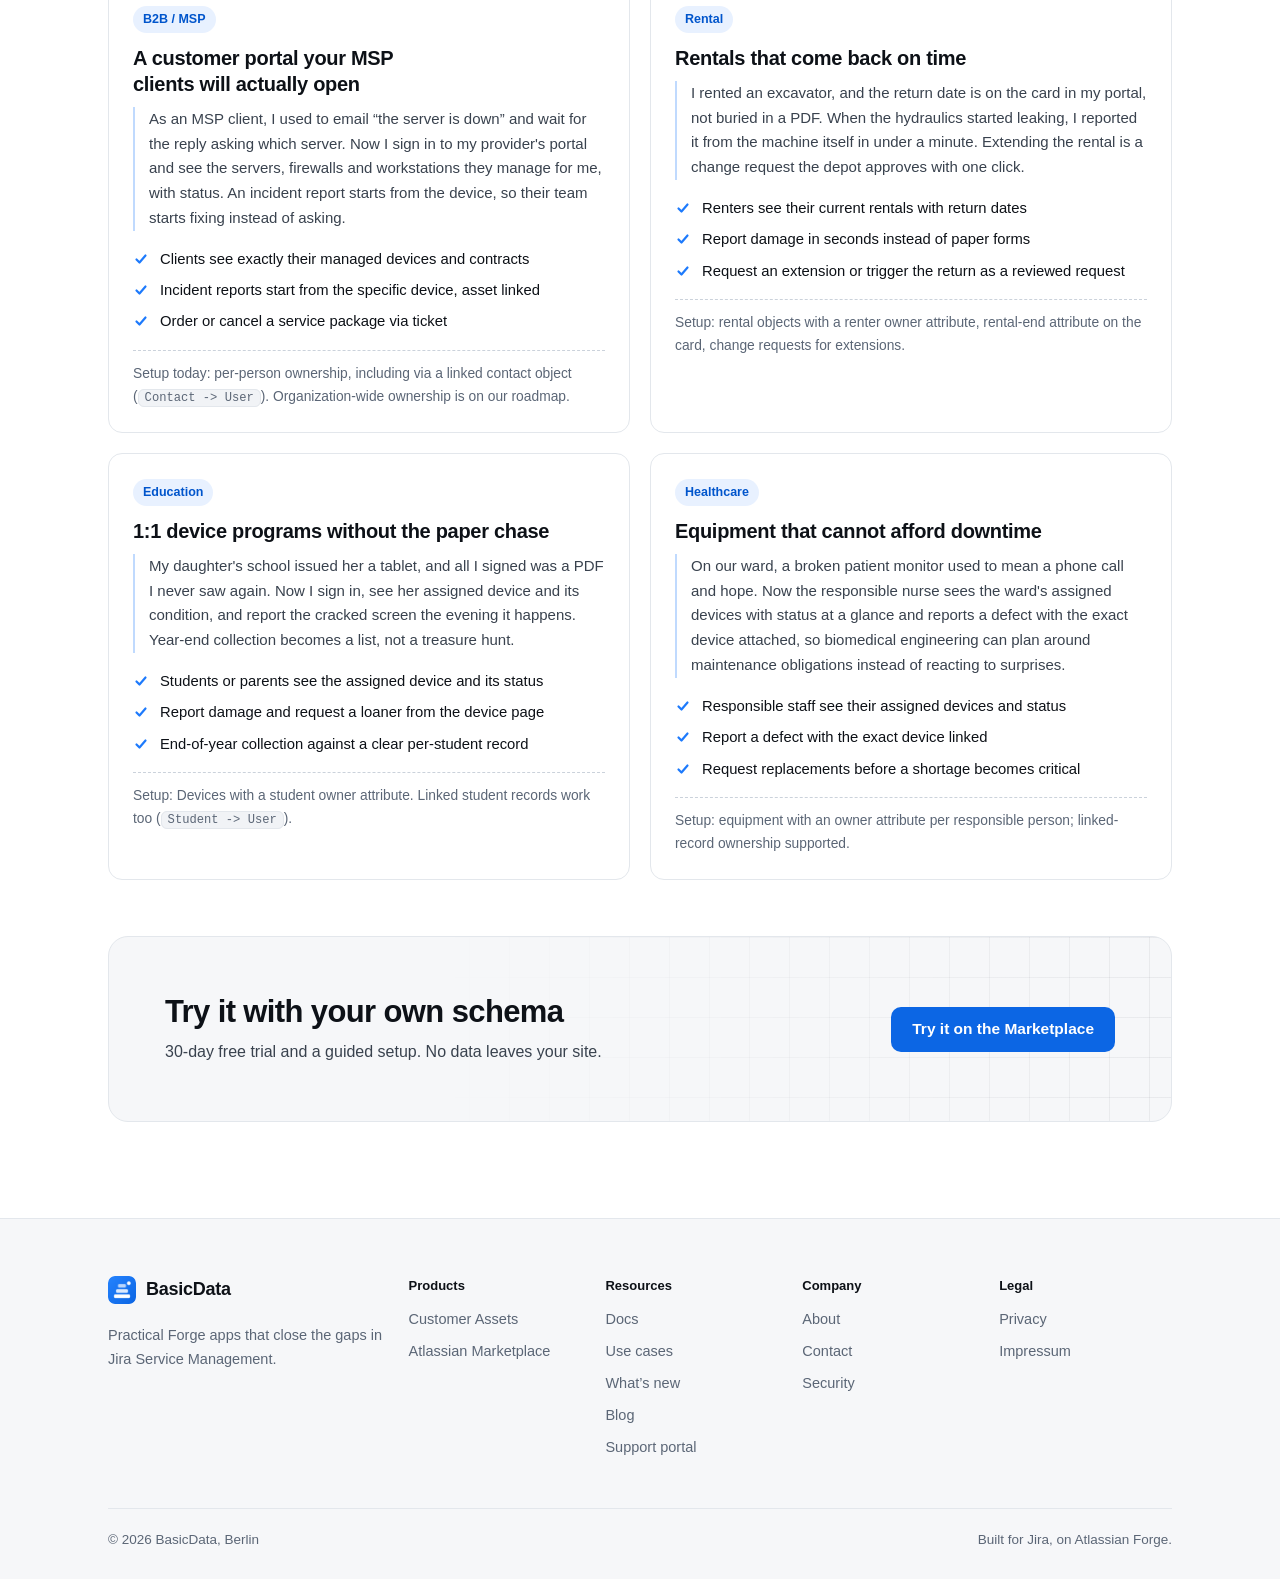
<file: usecases.html>
<!doctype html>
<html lang="en">
<head>
<meta charset="utf-8">
<meta name="viewport" content="width=device-width, initial-scale=1">
<title>The use cases page has moved | BasicData</title>
<meta name="robots" content="noindex, follow">
<link rel="canonical" href="https://basicdata.net/customer-assets/use-cases/">
<script>(function(){var t="/customer-assets/use-cases/"+(location.hash||"");location.replace(t);})();</script>
<meta http-equiv="refresh" content="0; url=/customer-assets/use-cases/">
<link rel="icon" type="image/png" href="/logo-512.png">
<style>body{font:16px/1.6 -apple-system,BlinkMacSystemFont,"Segoe UI",Roboto,sans-serif;margin:0;display:grid;place-items:center;min-height:100vh;padding:24px;color:#0d1117;background:#fff}@media(prefers-color-scheme:dark){body{color:#eef1f5;background:#0b0d10}a{color:#85b8ff}}a{color:#0055cc}</style>
</head>
<body>
<main><h1 style="font-size:22px;margin:0 0 8px">The use cases page has moved</h1><p>The new address is <a id="to" href="/customer-assets/use-cases/">basicdata.net/customer-assets/use-cases/</a>.</p></main>
<script>(function(){var a=document.getElementById("to");if(a&&location.hash)a.href="/customer-assets/use-cases/"+location.hash;})();</script>
</body>
</html>
</file>
<file: assets/site.css>
/* BasicData site styles. Design tokens first, then layout and components. */

/* ---------- Tokens: light (default) ---------- */
:root{
  color-scheme:light;
  --bg:#ffffff;
  --bg-soft:#f6f7f9;
  --surface:#ffffff;
  --surface-2:#f1f3f6;
  --ink:#0d1117;
  --ink-2:#39424e;
  --ink-3:#5b6676;
  --line:#e3e7ec;
  --line-strong:#cbd2db;
  --accent:#0c66e4;
  --accent-hover:#0055cc;
  --accent-ink:#ffffff;
  --accent-text:#0055cc;
  --accent-soft:#e9f2ff;
  --warn-bg:#fff7d6;
  --warn-line:#f0c53d;
  --warn-ico:#9a4a00;
  --grid-line:rgba(13,17,23,.055);
  --glow:rgba(12,102,228,.10);
  --shot-border:#dfe3e8;
  --shot-filter:none;
  --shadow-sm:0 1px 2px rgba(13,17,23,.05),0 2px 8px rgba(13,17,23,.04);
  --shadow:0 12px 32px rgba(13,17,23,.08),0 2px 6px rgba(13,17,23,.04);
  --header-bg:rgba(255,255,255,.86);

  --r-lg:20px;
  --r:14px;
  --r-sm:10px;
  --maxw:1120px;
  --font:-apple-system,BlinkMacSystemFont,"Segoe UI",Roboto,"Helvetica Neue",Arial,sans-serif;
  --mono:ui-monospace,SFMono-Regular,Menlo,Consolas,monospace;
}
/* Product accents: one per app, tied to the app icon */
.p-ca{--product:#1d7afc;--product-text:#0055cc;--product-soft:rgba(29,122,252,.10);--product-line:rgba(29,122,252,.28)}

/* ---------- Tokens: dark ---------- */
:root[data-theme="dark"]{
  color-scheme:dark;
  --bg:#0b0d10;
  --bg-soft:#0f1216;
  --surface:#13171c;
  --surface-2:#1a1f26;
  --ink:#eef1f5;
  --ink-2:#c4cbd5;
  --ink-3:#9aa4b2;
  --line:#242a33;
  --line-strong:#343c47;
  --accent:#579dff;
  --accent-hover:#85b8ff;
  --accent-ink:#06142b;
  --accent-text:#85b8ff;
  --accent-soft:rgba(87,157,255,.14);
  --warn-bg:rgba(240,197,61,.09);
  --warn-line:rgba(240,197,61,.38);
  --warn-ico:#f0c53d;
  --grid-line:rgba(255,255,255,.045);
  --glow:rgba(87,157,255,.12);
  --shot-border:rgba(255,255,255,.14);
  --shot-filter:brightness(.92);
  --shadow-sm:0 1px 2px rgba(0,0,0,.4);
  --shadow:0 16px 40px rgba(0,0,0,.45);
  --header-bg:rgba(11,13,16,.82);
}
:root[data-theme="dark"] .p-ca{--product:#579dff;--product-text:#85b8ff;--product-soft:rgba(87,157,255,.13);--product-line:rgba(87,157,255,.35)}
@media (prefers-color-scheme:dark){
  :root:not([data-theme="light"]){
    color-scheme:dark;
    --bg:#0b0d10;
    --bg-soft:#0f1216;
    --surface:#13171c;
    --surface-2:#1a1f26;
    --ink:#eef1f5;
    --ink-2:#c4cbd5;
    --ink-3:#9aa4b2;
    --line:#242a33;
    --line-strong:#343c47;
    --accent:#579dff;
    --accent-hover:#85b8ff;
    --accent-ink:#06142b;
    --accent-text:#85b8ff;
    --accent-soft:rgba(87,157,255,.14);
    --warn-bg:rgba(240,197,61,.09);
    --warn-line:rgba(240,197,61,.38);
    --warn-ico:#f0c53d;
    --grid-line:rgba(255,255,255,.045);
    --glow:rgba(87,157,255,.12);
    --shot-border:rgba(255,255,255,.14);
    --shot-filter:brightness(.92);
    --shadow-sm:0 1px 2px rgba(0,0,0,.4);
    --shadow:0 16px 40px rgba(0,0,0,.45);
    --header-bg:rgba(11,13,16,.82);
  }
  :root:not([data-theme="light"]) .p-ca{--product:#579dff;--product-text:#85b8ff;--product-soft:rgba(87,157,255,.13);--product-line:rgba(87,157,255,.35)}
}

/* ---------- Base ---------- */
*,*::before,*::after{box-sizing:border-box}
*{margin:0;padding:0}
html{-webkit-text-size-adjust:100%;scroll-padding-top:24px}
html.has-subnav{scroll-padding-top:84px}
body{font:16px/1.65 var(--font);color:var(--ink);background:var(--bg);overflow-wrap:break-word;-webkit-font-smoothing:antialiased}
img{max-width:100%;height:auto;display:block}
a{color:var(--accent-text);text-decoration:none;text-underline-offset:3px}
a:hover{text-decoration:underline}
:focus-visible{outline:2px solid var(--accent);outline-offset:3px;border-radius:6px}
code{font-family:var(--mono);font-size:.88em;background:var(--surface-2);border:1px solid var(--line);border-radius:6px;padding:1px 6px}
strong{font-weight:650}
.wrap{max-width:var(--maxw);margin:0 auto;padding:0 20px}
@media (min-width:640px){.wrap{padding:0 28px}}
.visually-hidden{position:absolute!important;width:1px;height:1px;overflow:hidden;clip:rect(0 0 0 0);white-space:nowrap}

.skip-link{position:absolute;left:12px;top:-60px;z-index:200;background:var(--accent);color:var(--accent-ink);padding:10px 16px;border-radius:var(--r-sm);font-weight:600}
.skip-link:focus{top:12px;text-decoration:none}

/* ---------- Header ---------- */
.site-header{position:relative;z-index:60;background:var(--bg);border-bottom:1px solid var(--line)}
.header-inner{display:flex;align-items:center;gap:16px;min-height:64px}
.brand{display:inline-flex;align-items:center;gap:10px;color:var(--ink);font-weight:700;font-size:18px;letter-spacing:-.015em;margin-right:8px}
.brand:hover{text-decoration:none}
.brand img{width:28px;height:28px;border-radius:7px}
.site-nav{display:flex;align-items:center;gap:12px;flex:1}
.nav-list{display:flex;align-items:center;gap:2px;list-style:none;flex:1}
.nav-list>li>a,.dd-toggle{display:inline-flex;align-items:center;gap:6px;color:var(--ink-2);font:500 14.5px/1 var(--font);padding:9px 12px;border-radius:8px;background:none;border:0;cursor:pointer}
.nav-list>li>a:hover,.dd-toggle:hover{background:var(--surface-2);color:var(--ink);text-decoration:none}
.nav-list>li>a[aria-current="page"]{color:var(--ink);background:var(--surface-2)}
.dd-toggle svg{transition:transform .15s}
.dd-toggle[aria-expanded="true"] svg{transform:rotate(180deg)}
.has-dd{position:relative}
.dd-panel{position:absolute;left:0;top:calc(100% + 8px);width:min(400px,calc(100vw - 32px));background:var(--surface);border:1px solid var(--line);border-radius:var(--r);box-shadow:var(--shadow);padding:8px}
.dd-panel[hidden]{display:none}
.dd-label{font-size:12px;font-weight:600;color:var(--ink-3);letter-spacing:.04em;text-transform:uppercase;padding:8px 10px 6px}
.dd-item{display:flex;gap:12px;align-items:flex-start;padding:10px;border-radius:10px;color:var(--ink)}
.dd-item:hover,.dd-item:focus-visible{background:var(--surface-2);text-decoration:none}
.dd-item img{width:40px;height:40px;border-radius:10px;flex:none}
.dd-item strong{display:block;font-size:14.5px;line-height:1.35}
.dd-item span span{display:block;font-size:13.5px;color:var(--ink-3);line-height:1.45;margin-top:2px}
.dd-foot{font-size:13px;color:var(--ink-3);padding:10px;border-top:1px solid var(--line);margin-top:6px}
.nav-tools{display:flex;align-items:center;gap:10px;margin-left:auto}

.theme-switch{display:inline-flex;align-items:center;gap:2px;padding:3px;border:1px solid var(--line);border-radius:999px;background:var(--bg-soft)}
.theme-switch button{display:inline-flex;align-items:center;justify-content:center;width:30px;height:28px;border:0;border-radius:999px;background:none;color:var(--ink-3);cursor:pointer}
.theme-switch button:hover{color:var(--ink)}
.theme-switch button[aria-pressed="true"]{background:var(--surface);color:var(--ink);box-shadow:var(--shadow-sm)}
.theme-switch .ts-label{display:none}

.menu-toggle{display:none;margin-left:auto;width:42px;height:42px;align-items:center;justify-content:center;border:1px solid var(--line);border-radius:10px;background:var(--surface);color:var(--ink);cursor:pointer}

@media (max-width:899px){
  .menu-toggle{display:inline-flex}
  .site-nav{display:none;position:absolute;left:0;right:0;top:100%;flex-direction:column;align-items:stretch;gap:8px;background:var(--bg);border-bottom:1px solid var(--line);box-shadow:var(--shadow);padding:12px 20px 20px}
  .nav-open .site-nav{display:flex}
  .nav-list{flex-direction:column;align-items:stretch}
  .nav-list>li>a,.dd-toggle{width:100%;padding:12px 10px;font-size:16px;justify-content:space-between}
  .dd-panel{position:static;width:auto;box-shadow:none;margin:4px 0 8px}
  .nav-tools{margin-left:0;justify-content:space-between;border-top:1px solid var(--line);padding-top:14px}
}

/* ---------- Product sub-navigation ---------- */
.subnav{position:sticky;top:0;z-index:50;background:var(--header-bg);backdrop-filter:saturate(1.4) blur(12px);-webkit-backdrop-filter:saturate(1.4) blur(12px);border-bottom:1px solid var(--line)}
.subnav-inner{display:flex;align-items:center;gap:16px;min-height:56px}
.subnav-brand{display:inline-flex;align-items:center;gap:9px;color:var(--ink);font-weight:650;font-size:15px;white-space:nowrap;flex:none}
.subnav-brand:hover{text-decoration:none}
.subnav-brand img{width:24px;height:24px;border-radius:6px}
.subnav-links{display:flex;gap:2px;overflow-x:auto;scrollbar-width:none;flex:1;min-width:0;padding:6px 2px}
.subnav-links::-webkit-scrollbar{display:none}
.subnav-links a{color:var(--ink-3);font-size:14px;font-weight:500;padding:7px 11px;border-radius:8px;white-space:nowrap}
.subnav-links a:hover{color:var(--ink);background:var(--surface-2);text-decoration:none}
.subnav-links a[aria-current="page"]{color:var(--ink);background:var(--surface-2);font-weight:600}
.subnav .btn{flex:none}
@media (max-width:640px){.subnav .btn{display:none}.subnav-brand span{display:none}.subnav-inner{gap:8px}.subnav-links{-webkit-mask-image:linear-gradient(90deg,#000 82%,transparent);mask-image:linear-gradient(90deg,#000 82%,transparent);padding-right:28px}.subnav-links a{padding:7px 9px}.subnav-links.is-scrolled{-webkit-mask-image:linear-gradient(90deg,transparent,#000 14%,#000 82%,transparent);mask-image:linear-gradient(90deg,transparent,#000 14%,#000 82%,transparent)}}

/* ---------- Buttons ---------- */
.btn{display:inline-flex;align-items:center;justify-content:center;gap:8px;background:var(--accent);color:var(--accent-ink);padding:12px 20px;border-radius:var(--r-sm);font:600 15.5px/1.2 var(--font);border:1px solid transparent;cursor:pointer;transition:background .15s,border-color .15s,color .15s}
.btn:hover{background:var(--accent-hover);text-decoration:none}
.btn-secondary{background:var(--surface);color:var(--ink);border-color:var(--line-strong)}
.btn-secondary:hover{background:var(--surface-2);border-color:var(--ink-3)}
.btn-sm{padding:8px 14px;font-size:14px;border-radius:9px}
.btn-row{display:flex;flex-wrap:wrap;gap:12px;margin-top:28px}
.link-arrow{font-weight:600;display:inline-flex;align-items:center;gap:6px}
.link-arrow::after{content:"\2192";transition:transform .15s}
.link-arrow:hover::after{transform:translateX(3px)}

/* ---------- Typography ---------- */
.eyebrow{display:inline-flex;align-items:center;gap:8px;font-size:13.5px;font-weight:600;color:var(--ink-3);letter-spacing:.01em}
.eyebrow .dot{width:8px;height:8px;border-radius:50%;background:var(--accent)}
.eyebrow img{width:22px;height:22px;border-radius:6px}
h1,.h1{font-size:clamp(36px,5.4vw,60px);line-height:1.05;letter-spacing:-.035em;font-weight:720;margin:16px 0 18px;text-wrap:balance}
.page-hero h1{font-size:clamp(34px,4.6vw,52px)}
h2{text-wrap:balance}
.lead{font-size:clamp(17px,1.9vw,20px);line-height:1.6;color:var(--ink-2);max-width:660px}
.muted{color:var(--ink-3)}
.small{font-size:14px}

/* ---------- Sections ---------- */
.section{padding:88px 0}
.section-tight{padding:56px 0 96px}
.section-soft{background:var(--bg-soft);border-top:1px solid var(--line);border-bottom:1px solid var(--line)}
.sec-head{max-width:720px;margin-bottom:40px}
.sec-head h2{font-size:clamp(27px,3.4vw,38px);line-height:1.15;letter-spacing:-.025em;margin:10px 0 12px;font-weight:700}
.sec-head p{color:var(--ink-2);font-size:17px}
.sec-head p+p{margin-top:10px}

/* ---------- Hero ---------- */
.hero{position:relative;overflow:hidden;border-bottom:1px solid var(--line)}
.hero::before{content:"";position:absolute;inset:0;background-image:linear-gradient(var(--grid-line) 1px,transparent 1px),linear-gradient(90deg,var(--grid-line) 1px,transparent 1px);background-size:56px 56px;-webkit-mask-image:radial-gradient(ellipse 80% 70% at 30% 0%,#000 35%,transparent 75%);mask-image:radial-gradient(ellipse 80% 70% at 30% 0%,#000 35%,transparent 75%);pointer-events:none}
.hero::after{content:"";position:absolute;left:-10%;top:-40%;width:70%;height:120%;background:radial-gradient(closest-side,var(--glow),transparent);pointer-events:none}
.hero>.wrap{position:relative;z-index:1}
.hero-home{padding:80px 0 80px}
.page-hero{padding:64px 0 56px}
.page-hero .meta{color:var(--ink-3);font-size:14px;margin-top:14px}
.hero-grid{display:grid;grid-template-columns:1fr;gap:48px;align-items:center}
@media (min-width:980px){.hero-grid{grid-template-columns:1.02fr 1fr}}
.hero-note{margin-top:20px;font-size:14px;color:var(--ink-3)}
.p-hero::after{background:radial-gradient(closest-side,var(--product-soft),transparent)}

/* ---------- Screenshots ---------- */
.shot{border-radius:var(--r);border:1px solid var(--shot-border);box-shadow:var(--shadow);background:var(--surface);overflow:hidden}
.shot img{width:100%;filter:var(--shot-filter)}
a.shot{display:block}
a.shot:hover{border-color:var(--line-strong)}

/* ---------- Cards ---------- */
.grid{display:grid;gap:20px}
.grid-2{grid-template-columns:repeat(auto-fit,minmax(min(420px,100%),1fr))}
.grid-3{grid-template-columns:repeat(auto-fit,minmax(min(280px,100%),1fr))}
.grid-4{grid-template-columns:repeat(auto-fit,minmax(min(240px,100%),1fr))}
.card{background:var(--surface);border:1px solid var(--line);border-radius:var(--r);padding:24px;transition:border-color .15s,transform .15s}
.card h3{font-size:17px;line-height:1.35;letter-spacing:-.01em;margin-bottom:8px}
.card p{font-size:15px;color:var(--ink-2)}
.card-link{display:block;color:inherit}
.card-link:hover{border-color:var(--line-strong);text-decoration:none;transform:translateY(-2px)}
.card-link:hover .link-arrow::after{transform:translateX(3px)}
.ico{display:inline-flex;align-items:center;justify-content:center;width:40px;height:40px;border-radius:11px;background:var(--accent-soft);color:var(--accent-text);margin-bottom:16px}
.p-ca .ico{background:var(--product-soft);color:var(--product)}
.ico.num{font-weight:700;font-size:16px}

/* Product card (home) */
.product-card{display:grid;grid-template-columns:1fr;gap:28px;padding:22px;border-radius:var(--r-lg);background:var(--surface);border:1px solid var(--line);position:relative;overflow:hidden}
.product-card::before{content:"";position:absolute;left:0;right:0;top:0;height:3px;background:var(--product)}
@media (min-width:900px){.product-card{grid-template-columns:1fr 1.05fr;padding:36px;align-items:center}}
.product-card .app-icon{width:56px;height:56px;border-radius:14px;box-shadow:var(--shadow-sm)}
.product-card h3{font-size:clamp(22px,2.4vw,27px);letter-spacing:-.02em;line-height:1.2;margin:14px 0 10px}
.product-card p{color:var(--ink-2)}
.audience{font-size:13px;font-weight:600;color:var(--product-text);letter-spacing:.02em;margin-top:18px}
.chips{display:flex;flex-wrap:wrap;gap:8px;margin-top:18px;list-style:none}
.chips li{font-size:13px;color:var(--ink-2);background:var(--surface-2);border:1px solid var(--line);border-radius:999px;padding:4px 11px}
.product-actions{display:flex;flex-wrap:wrap;gap:12px;margin-top:24px}
.coming-card{display:flex;flex-direction:column;justify-content:center;gap:6px;border:1px dashed var(--line-strong);border-radius:var(--r-lg);padding:24px 28px;color:var(--ink-3);margin-top:20px}
.coming-card strong{color:var(--ink-2);font-size:15.5px}
.coming-card p{font-size:14.5px}

/* Statement */
.statement{max-width:880px}
.statement-wrap{display:block}
.statement p.big{font-size:clamp(23px,3vw,34px);line-height:1.32;letter-spacing:-.02em;font-weight:600;color:var(--ink)}
.statement p.big span{color:var(--ink-3)}
.statement p+p{margin-top:16px}

/* Trust block */
.trust{display:grid;grid-template-columns:1fr;gap:32px}
@media (min-width:900px){.trust{grid-template-columns:.9fr 1.4fr;gap:56px;align-items:start}}

/* Feature rows */
.feature{display:grid;grid-template-columns:1fr;gap:32px;align-items:center;padding:36px 0}
.feature+.feature{border-top:1px solid var(--line)}
@media (min-width:900px){.feature{grid-template-columns:1fr 1.15fr;gap:64px}.feature.flip .feature-media{order:-1}}
.feature h3{font-size:clamp(21px,2.4vw,26px);letter-spacing:-.02em;line-height:1.25;margin:10px 0 12px}
.feature p{color:var(--ink-2)}
.tag{display:inline-block;font-size:12.5px;font-weight:600;color:var(--product-text,var(--accent-text));background:var(--product-soft,var(--accent-soft));border-radius:999px;padding:3px 10px}
.checks{list-style:none;margin-top:16px}
.checks li{position:relative;padding-left:28px;margin-bottom:9px;font-size:15px}
.checks li::before{content:"";position:absolute;left:0;top:4px;width:17px;height:17px;background:var(--product,var(--accent));-webkit-mask:url('data:image/svg+xml;utf8,<svg xmlns="http://www.w3.org/2000/svg" viewBox="0 0 16 16"><path fill="none" stroke="black" stroke-width="2.2" stroke-linecap="round" stroke-linejoin="round" d="M3.5 8.5l3 3 6-7"/></svg>') center/contain no-repeat;mask:url('data:image/svg+xml;utf8,<svg xmlns="http://www.w3.org/2000/svg" viewBox="0 0 16 16"><path fill="none" stroke="black" stroke-width="2.2" stroke-linecap="round" stroke-linejoin="round" d="M3.5 8.5l3 3 6-7"/></svg>') center/contain no-repeat}
.gallery{display:grid;grid-template-columns:repeat(auto-fit,minmax(min(300px,100%),1fr));gap:24px;margin-top:40px}
.gallery figure{margin:0}
.gallery figcaption{font-size:14px;color:var(--ink-3);margin-top:12px}

/* Pricing */
.price{font-size:15px}

/* CTA band */
.cta{border:1px solid var(--line);border-radius:var(--r-lg);background:var(--bg-soft);padding:clamp(28px,5vw,56px);display:flex;flex-wrap:wrap;gap:24px 40px;align-items:center;justify-content:space-between;position:relative;overflow:hidden}
.cta::before{content:"";position:absolute;inset:0;background-image:linear-gradient(var(--grid-line) 1px,transparent 1px),linear-gradient(90deg,var(--grid-line) 1px,transparent 1px);background-size:40px 40px;-webkit-mask-image:linear-gradient(90deg,transparent 30%,#000);mask-image:linear-gradient(90deg,transparent 30%,#000);pointer-events:none}
.cta>*{position:relative}
.cta h2{font-size:clamp(23px,2.8vw,31px);letter-spacing:-.02em;line-height:1.2}
.cta p{color:var(--ink-2);margin-top:8px;max-width:520px}
.cta .btn-row{margin-top:0}

/* ---------- Prose (docs, legal) ---------- */
.prose{max-width:760px}
.prose>section{scroll-margin-top:84px}
.prose h2{font-size:clamp(23px,2.6vw,28px);letter-spacing:-.02em;line-height:1.25;margin:56px 0 14px}
.prose>h2:first-child,.prose>section:first-child>h2,.prose>.toc+section>h2{margin-top:0}
.prose h2 .hash{opacity:0;margin-left:8px;font-weight:500;font-size:.75em;color:var(--ink-3)}
.prose h2:hover .hash,.prose h2 .hash:focus-visible{opacity:1}
.prose h3{font-size:17.5px;line-height:1.4;margin:28px 0 8px;letter-spacing:-.01em}
.prose p{margin-bottom:14px;color:var(--ink-2)}
.prose p strong,.prose li strong{color:var(--ink)}
.prose ul,.prose ol{margin:0 0 16px 22px;color:var(--ink-2)}
.prose li{margin-bottom:8px}
.prose li::marker{color:var(--ink-3)}
.callout{border-radius:var(--r);padding:16px 20px;margin:20px 0;border:1px solid var(--line);background:var(--bg-soft);color:var(--ink-2)}
.callout.note{background:var(--accent-soft);border-color:transparent}
.callout.warn{background:var(--warn-bg);border-color:var(--warn-line)}
.callout-ico{display:inline-flex;vertical-align:-2px;margin-right:6px;color:var(--warn-ico)}
.callout.note .callout-ico{color:var(--accent-text)}
.step{background:var(--surface);border:1px solid var(--line);border-radius:var(--r);padding:22px 24px;margin-bottom:16px}
.step h3{margin:0 0 10px;display:flex;align-items:center;gap:12px}
.step .n{display:inline-flex;align-items:center;justify-content:center;flex:none;width:28px;height:28px;border-radius:8px;background:var(--accent);color:var(--accent-ink);font-size:14px;font-weight:700}
.step p:last-child{margin-bottom:0}
.doc-img{display:block;margin:12px 0 20px}
.toc{background:var(--bg-soft);border:1px solid var(--line);border-radius:var(--r);padding:18px 22px;margin:0 0 40px}
.toc h2{font-size:12.5px!important;letter-spacing:.06em;text-transform:uppercase;color:var(--ink-3);margin:0 0 10px!important}
.toc ol{margin:0;list-style:none;columns:2;column-gap:28px}
.toc li{margin-bottom:6px;break-inside:avoid;font-size:14.5px}
.toc a{color:var(--ink-2)}
.toc a:hover,.toc a.active{color:var(--accent-text)}
@media (max-width:560px){.toc ol{columns:1}}
.docs-layout{display:grid;grid-template-columns:1fr;gap:40px}
.docs-layout .toc{margin:0}
@media (min-width:1080px){
  .docs-layout{grid-template-columns:230px minmax(0,1fr)}
  .docs-layout .toc{position:sticky;top:80px;align-self:start;margin:0;background:none;border:0;padding:0 0 0 0}
  .docs-layout .toc ol{columns:1}
  .docs-layout .toc li{margin-bottom:2px}
  .docs-layout .toc a{display:block;padding:5px 10px;border-left:2px solid var(--line);font-size:14px}
  .docs-layout .toc a.active{border-left-color:var(--product,var(--accent));color:var(--ink)}
}

/* ---------- Use cases ---------- */
.pattern{max-width:900px;margin:0 0 40px;font-size:16px}
.uc-grid{display:grid;grid-template-columns:repeat(auto-fit,minmax(min(440px,100%),1fr));gap:20px}
.uc{scroll-margin-top:84px}
.uc h2{font-size:20px;line-height:1.3;margin:12px 0 10px;letter-spacing:-.015em}
.uc .story{font-size:15px;color:var(--ink-2);border-left:2px solid var(--product-line,var(--line-strong));padding-left:14px;margin-bottom:16px}
.uc ul{list-style:none;margin:0 0 16px}
.uc li{position:relative;padding-left:27px;margin-bottom:7px;font-size:14.8px;color:var(--ink)}
.uc li::before{content:"";position:absolute;left:0;top:4px;width:16px;height:16px;background:var(--product,var(--accent));-webkit-mask:url('data:image/svg+xml;utf8,<svg xmlns="http://www.w3.org/2000/svg" viewBox="0 0 16 16"><path fill="none" stroke="black" stroke-width="2.2" stroke-linecap="round" stroke-linejoin="round" d="M3.5 8.5l3 3 6-7"/></svg>') center/contain no-repeat;mask:url('data:image/svg+xml;utf8,<svg xmlns="http://www.w3.org/2000/svg" viewBox="0 0 16 16"><path fill="none" stroke="black" stroke-width="2.2" stroke-linecap="round" stroke-linejoin="round" d="M3.5 8.5l3 3 6-7"/></svg>') center/contain no-repeat}
.uc .setup{font-size:13.8px;color:var(--ink-3);border-top:1px dashed var(--line-strong);padding-top:12px;margin:0}
.uc .pill{display:inline-block;font-size:12.5px;font-weight:600;color:var(--product-text);background:var(--product-soft);border-radius:999px;padding:3px 10px}

/* ---------- Changelog timeline ---------- */
.timeline{list-style:none;position:relative;max-width:860px}
.release{display:grid;grid-template-columns:1fr;gap:6px 40px;position:relative;padding:0 0 48px 32px}
.release::before{content:"";position:absolute;left:5px;top:10px;bottom:-10px;width:2px;background:var(--line)}
.release:last-child::before{bottom:auto;height:24px;background:linear-gradient(var(--line),transparent)}
.release::after{content:"";position:absolute;left:0;top:6px;width:12px;height:12px;border-radius:50%;background:var(--bg);border:2px solid var(--product,var(--accent))}
.release.latest::after{background:var(--product,var(--accent))}
@media (min-width:760px){.release{grid-template-columns:170px 1fr;padding-left:0}.release::before{left:186px}.release::after{left:181px}.release-body{padding-left:36px}}
.release-meta{font-size:14px;color:var(--ink-3);padding-top:2px}
.release-meta time{display:block;font-weight:600;color:var(--ink-2)}
.release-body h2{font-size:21px;letter-spacing:-.015em;line-height:1.3;margin-bottom:4px;display:flex;flex-wrap:wrap;align-items:center;gap:10px}
.release-body .ver{font-family:var(--mono);font-size:13px;font-weight:600;color:var(--product-text,var(--accent-text));background:var(--product-soft,var(--accent-soft));border-radius:6px;padding:2px 8px}
.release-body .badge-latest{font-size:12px;font-weight:600;color:var(--ink-2);border:1px solid var(--line-strong);border-radius:999px;padding:1px 9px}
.release-body p{color:var(--ink-2);margin:6px 0 10px}
.release-body ul{margin:0 0 0 20px;color:var(--ink-2);list-style:disc}
.release-body li{margin-bottom:6px}

/* ---------- Forms ---------- */
form label{display:block;font-weight:600;font-size:14.5px;margin:20px 0 7px;color:var(--ink)}
input,textarea{width:100%;padding:12px 14px;border:1px solid var(--line-strong);border-radius:var(--r-sm);font:inherit;color:var(--ink);background:var(--bg);transition:border-color .15s,box-shadow .15s}
input:focus,textarea:focus{outline:none;border-color:var(--accent);box-shadow:0 0 0 3px var(--accent-soft)}
textarea{min-height:170px;resize:vertical}

/* ---------- Footer ---------- */
.site-footer{border-top:1px solid var(--line);background:var(--bg-soft);font-size:14.5px}
.footer-grid{display:grid;grid-template-columns:1fr 1fr;gap:32px 24px;padding:56px 0 40px}
@media (min-width:900px){.footer-grid{grid-template-columns:1.6fr repeat(4,1fr)}}
.footer-brand{grid-column:1/-1}
@media (min-width:900px){.footer-brand{grid-column:auto}}
.footer-brand p{color:var(--ink-3);margin-top:12px;max-width:300px}
.footer-col h2{font-size:13px;font-weight:600;color:var(--ink);margin-bottom:12px}
.footer-col ul{list-style:none}
.footer-col li{margin-bottom:8px}
.footer-col a{color:var(--ink-3)}
.footer-col a:hover{color:var(--ink)}
.footer-bottom{display:flex;flex-wrap:wrap;gap:8px 24px;justify-content:space-between;border-top:1px solid var(--line);padding:20px 0 28px;color:var(--ink-3);font-size:13.5px}

/* ---------- Motion ---------- */
@media (prefers-reduced-motion:reduce){
  *,*::before,*::after{transition:none!important;animation:none!important;scroll-behavior:auto!important}
  .card-link:hover{transform:none}
}
@media (prefers-reduced-motion:no-preference){html{scroll-behavior:smooth}}
</file>
